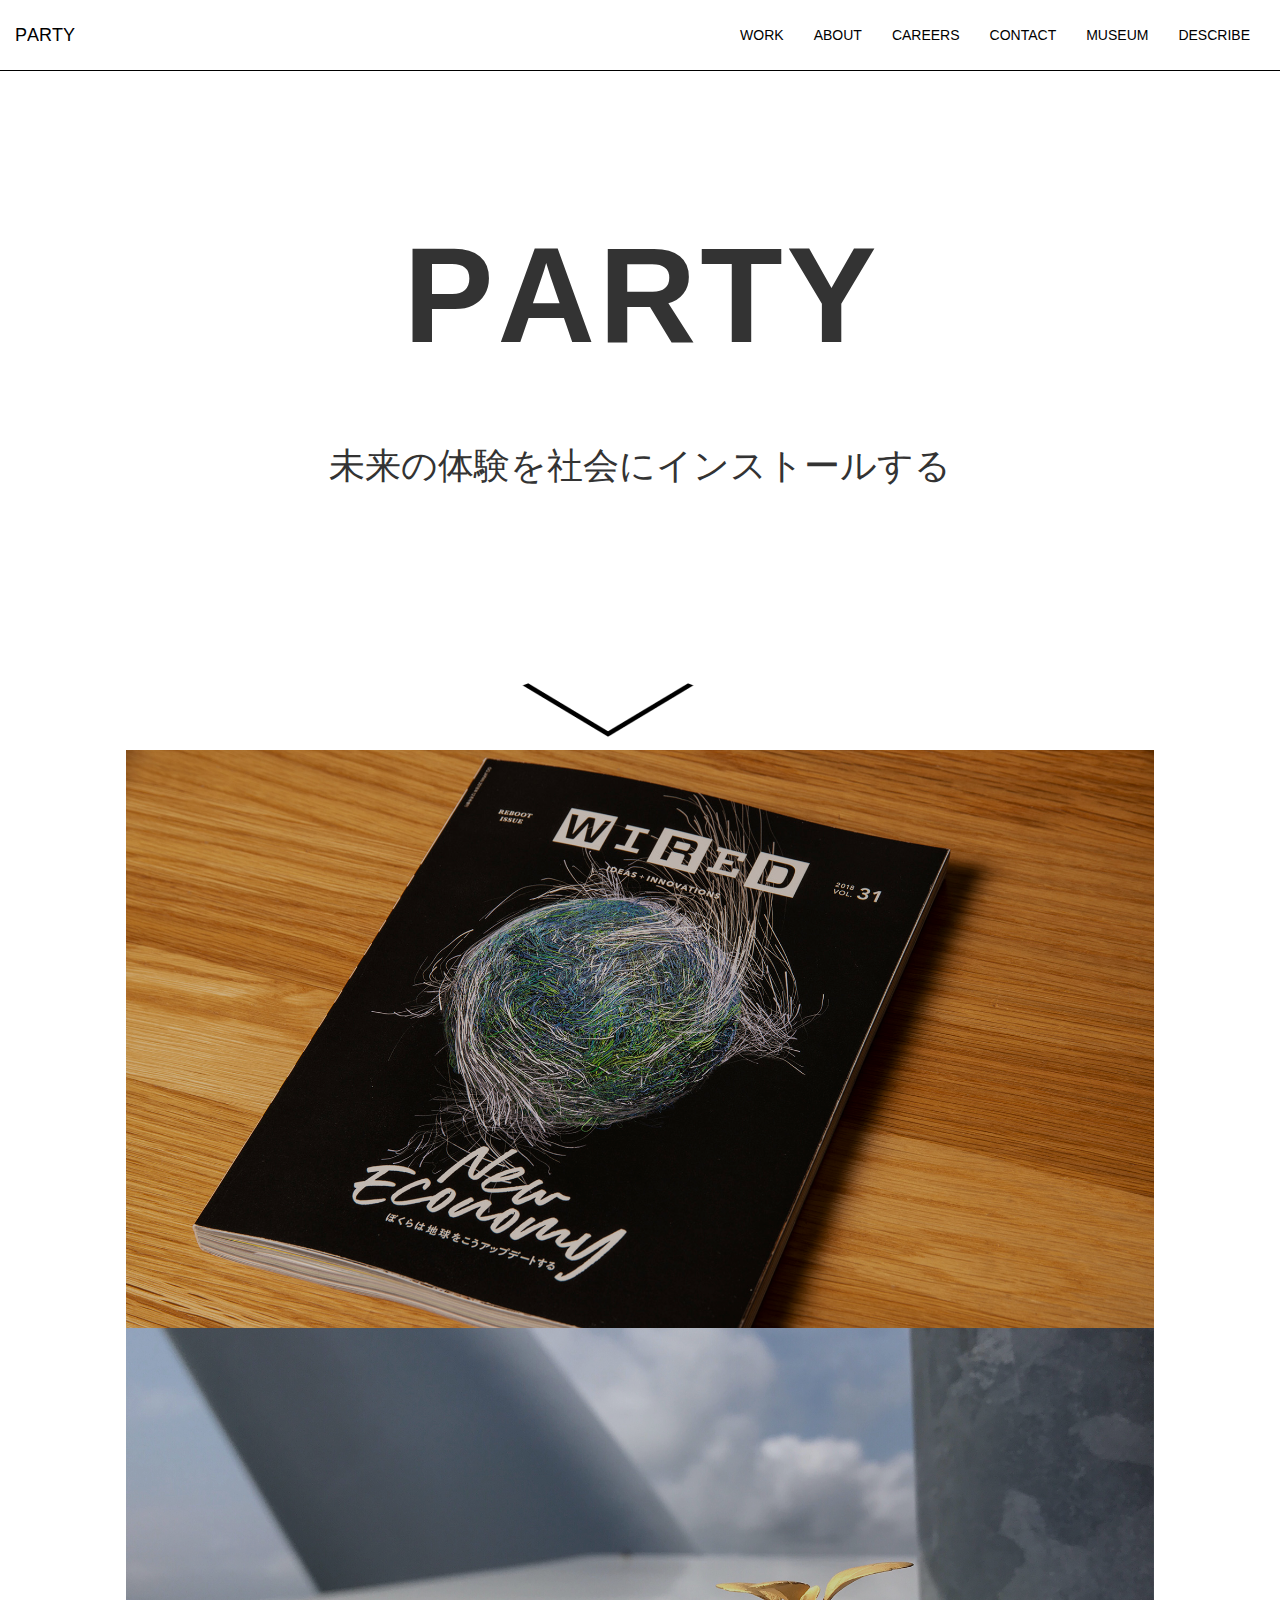
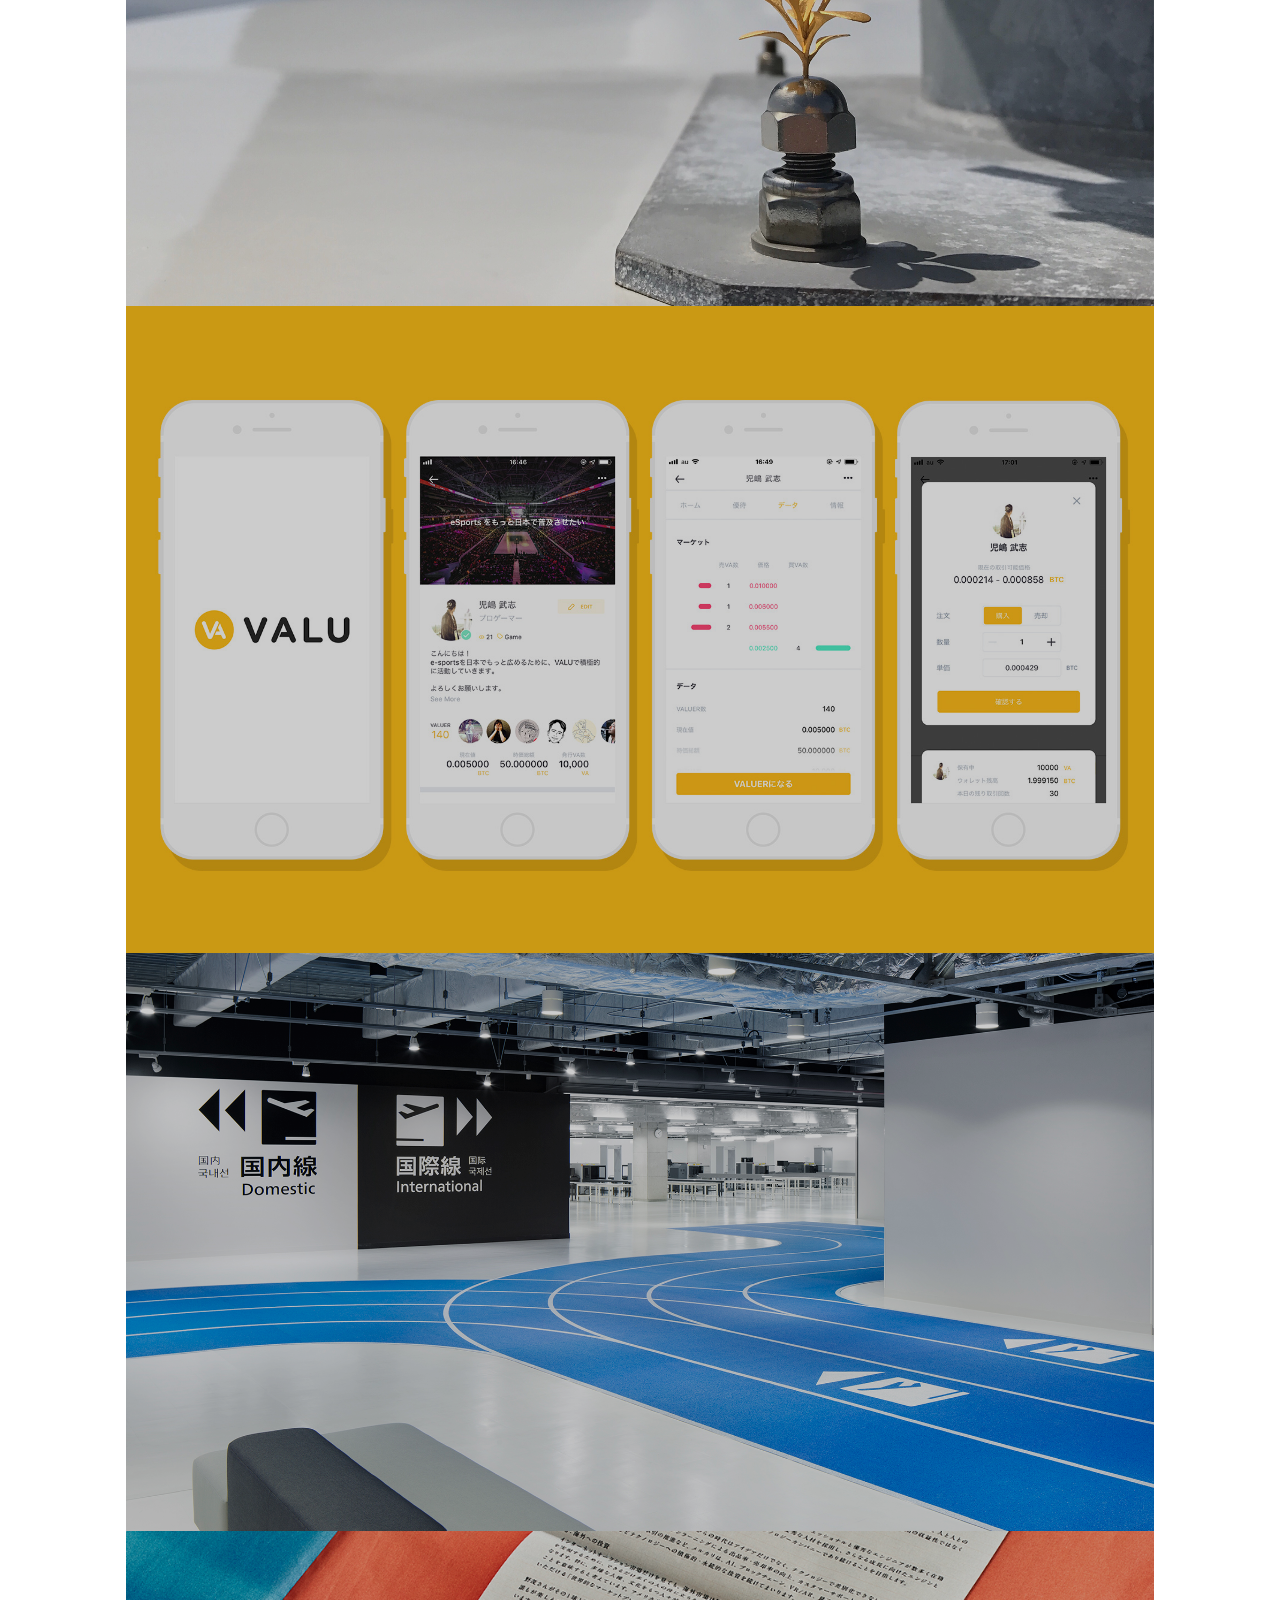
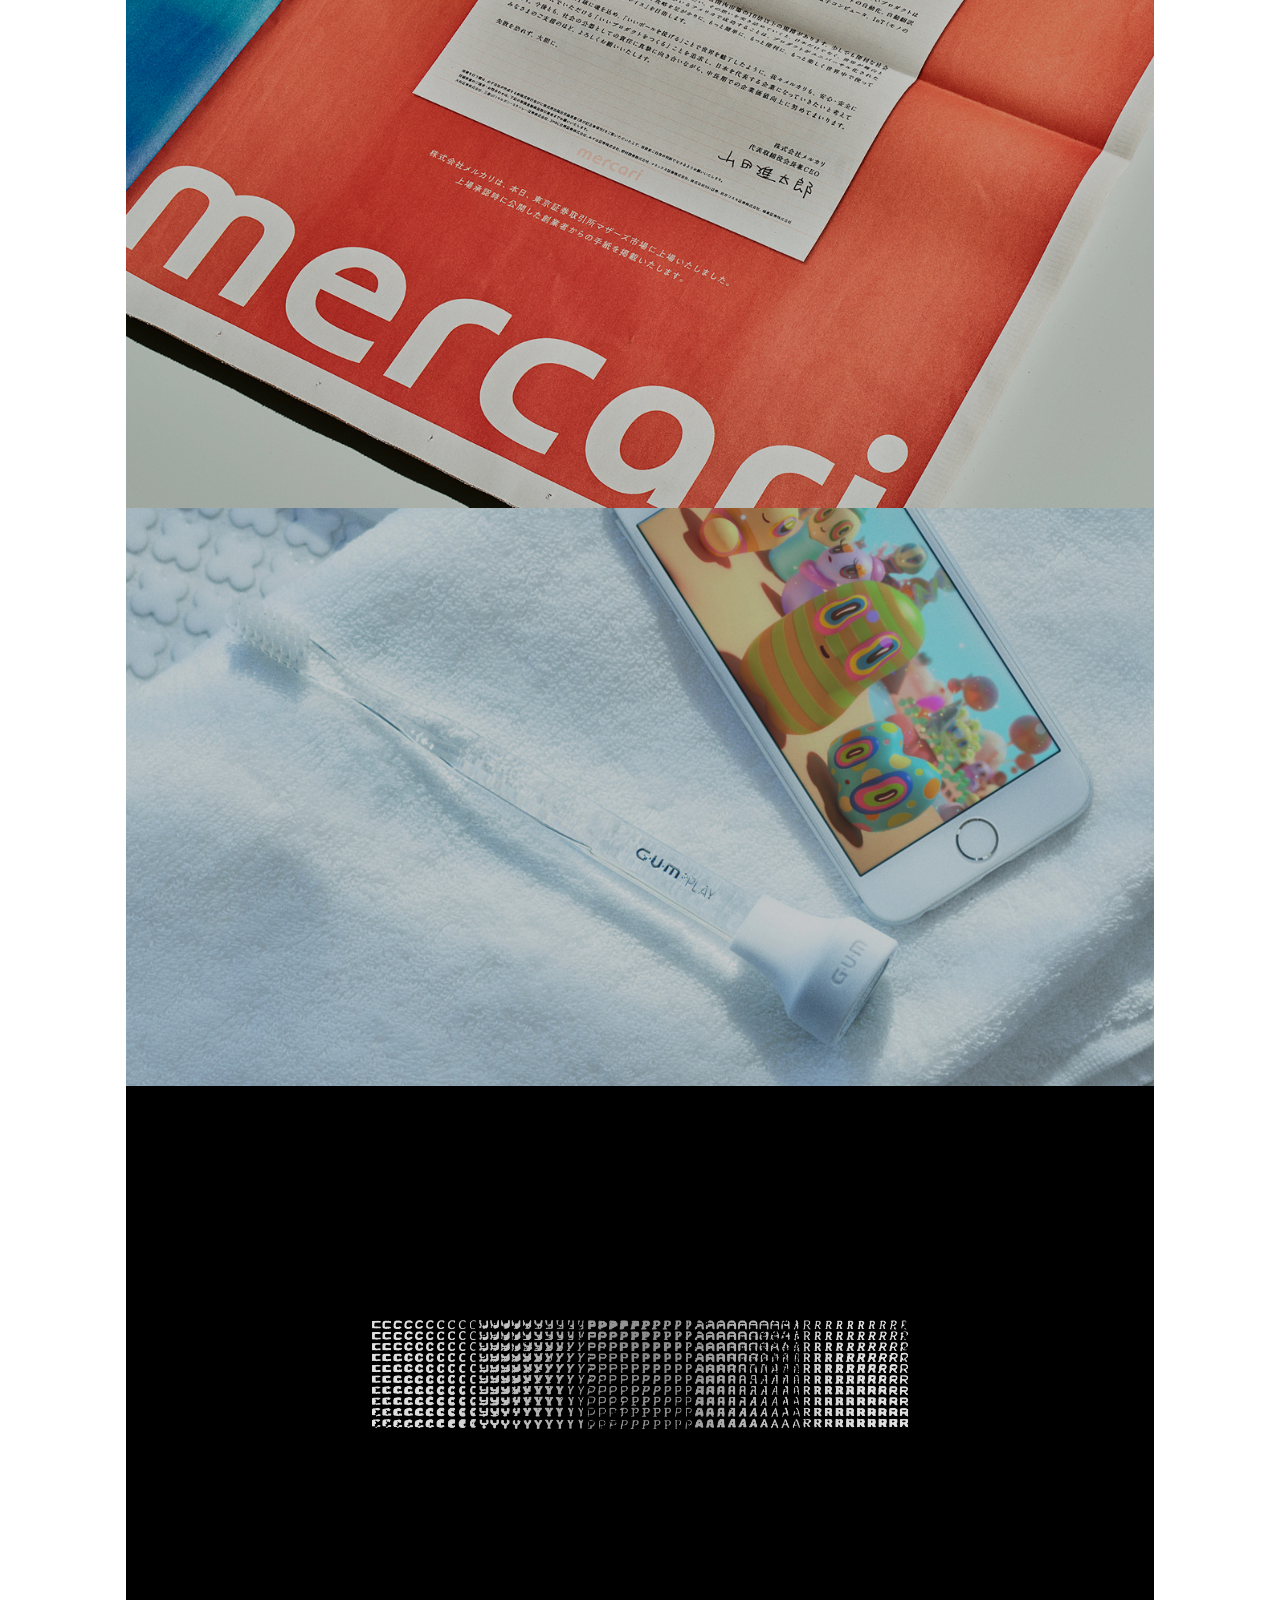
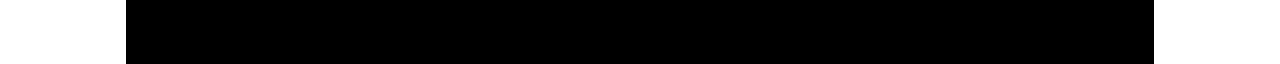
<file: index.html>
<!DOCTYPE html>
<html>
	<head>
		<meta charset="UTF-8">
		<meta name="viewport" content="width=device-width, initial-scale=1, maximum-scale=1, user-scalable=no">
		<title>party index</title>
		<link rel="stylesheet" href="css/bootstrap.css" />
		<link rel="stylesheet" type="text/css" href="css/index.css"/>
		<link rel="stylesheet" href="css/animate.min.css" />
		<script src="js/jquery.min.js" ></script>
		<script type="text/javascript" src="js/jquery.mousewheel.js" ></script>
		<script src="js/bootstrap.min.js" ></script>		
		<script type="text/javascript" src="js/careers.js" ></script>
		<script type="text/javascript" src="js/top.js" ></script>
		<script type="text/javascript" src="js/index.js" ></script>
		<script type="text/javascript" src="js/wow.min.js" ></script>
		
	</head>	
	<body>
				<!------------------导航栏---------------------->
		<nav class="navbar navbar-fixed-top one" id="headd">
  			<div class="container-fluid">
   			 <div class="navbar-header hea">
		    	<button type="button" class="navbar-toggle collapsed butt" data-toggle="collapse" data-target="#bs-example-navbar-collapse-1" aria-expanded="false">
		        <span class="sr-only">Toggle navigation</span>
		        <span class="icon-bar"></span>
		        <span class="icon-bar"></span>
		        <span class="icon-bar"></span>
		     </button>
    		  <nav class="navbar-brand">

    		  	<ul class="wrap">
    		  		<a href="index.html">
	  				<li class="p1">P</li>
	    		  	<li class="p2">A</li>
	    		  	<li class="p3">R</li>
	    		  	<li class="p4">T</li>
	    		  	<li class="p5">Y</li>
	    			</a>
    		  	</ul>
    		  </nav>  		
   	 		</div>

    <div class="collapse navbar-collapse dd" id="bs-example-navbar-collapse-1">
      <ul class="nav navbar-nav own">
         <li><a href="html/work.html">WORK</a></li>
       	 <li><a href="html/about.html">ABOUT</a></li>
       	 <li><a href="html/careers.html">CAREERS</a></li>
       	 <li><a href="#">CONTACT</a></li>
       	 <li><a href="html/museum.html">MUSEUM</a></li>
       	 <li><a href="html/describe.html">DESCRIBE</a></li>
      </ul>
    </div>
  </div>
</nav>
		
		<!-----------------动画 part---------->		
		<div class="screen1">
				<div class="row1">
						<span class="txt" id="p01">P</span>
						<span class="txt" id="p02">A</span>
						<span class="txt" id="p03">R</span>
						<span class="txt" id="p04">T</span>
						<span class="txt" id="p05">Y</span>
				</div>
			</div>

			<div class="screen2">
				<div class="row2">
				<span class="janpenes"> 未来の体験を社会にインストールする</span>
				</div>
			</div>
		
		<!-----------向下箭头-------------->
			<div class="screen3">
				<span class="imal">
					<img src="img/putdown.png" />
				</span>
			</div>
			
			
			
			
			<!---------1--------图片翻转动画----------------->
			<section class="c">
				<div class="row imgrow">
					<div class="imgcontainer">
						<div class="imgcontain1">
							<img class="rotates" src="img/index/01.jpg" />
						</div>
						<div class="designex">
							<p class="experience">
								DESIGNING EXPERIENCE</p>
							<p class="for col-xs-12">FOR <strong>MAGAZINE</strong></p>
								<div class="scrool col-xs-3 col-md-2 anim-scroll fadeInUp2" data-wow-duration="1s" style="visibility: visible; animation-duration: 1s;">CASE STUDY</div>
						</div>											
					</div>
				</div>
				
				
			<!------------2--------图片翻转动画----------------->				
				<div class="row imgrow">
					<div class="imgcontainer">
						<div class="imgcontain2">
							<img class="rotates" src="img/index/02.jpg" />
						</div>
						<div class="designex">
							<p class="experience2">DESIGNING EXPERIENCE</p>
							<p class="for2 col-xs-12">FOR <strong>ART</strong></p>							
							<div class="scrool2 col-xs-3 col-md-2">
								CASE STUDY
							</div>
						</div>												
					</div>	
				</div>
				
			<!---------------------------3--------图片翻转动画----------------->				
				<div class="row imgrow">
					<div class="imgcontainer">
						<div class="imgcontain3">
							<img class="rotates" src="img/index/03.jpg" />
						</div>
						<div class="designex">
							<p class="experience3">DESIGNING EXPERIENCE</p>
							<p class="for3 col-xs-12">FOR <strong>PLATFORM</strong></p>
							<div class="scrool3 col-xs-3 col-md-2">
								CASE STUDY
							</div>
						</div>						
						
					</div>	
				</div>
				
				
			<!---------------4--------图片翻转动画----------------->
				<div class="row imgrow">
					<div class="imgcontainer">
						<div class="imgcontain4">
							<img class="rotates" src="img/index/04.jpg" />
						</div>
						<div class="designex">
							<p class="experience4">DESIGNING EXPERIENCE</p>
							<p class="for4 col-xs-12">FOR <strong>INSTALLATION</strong></p>								
							<div class="scrool4 col-xs-3 col-md-2">
								CASE STUDY
							</div>
						</div>						
						
					</div>	
				</div>
				
				
			<!---------5--------图片翻转动画----------------->			
				<div class="row imgrow">
					<div class="imgcontainer">
						<div class="imgcontain5">
							<img class="rotates" src="img/index/05.jpg" />
						</div>
						<div class="designex">
							<p class="experience5">DESIGNING EXPERIENCE</p>
							<p class="for5 col-xs-12">FOR <strong>SPACE</strong></p>
							<div class="scrool5 col-xs-3 col-md-2">
								CASE STUDY
							</div>
						</div>						

					</div>	
				</div>
				
				
			<!---------------6---------------图片翻转动画----------------->			
				<div class="row imgrow">
					<div class="imgcontainer">
						<div class="imgcontain6">
							<img class="rotates" src="img/index/06.jpg" />
						</div>
						<div class="designex">
							<p class="experience6">DESIGNING EXPERIENCE</p>
							<p class="for6 col-xs-12">FOR <strong>BRANDING</strong></p>
							<div class="scrool6 col-xs-3 col-md-2">
								CASE STUDY
							</div>
						</div>						
					</div>	
				</div>
				
				
			<!--------------7--------图片翻转动画------------------------>
				<div class="row imgrow">
					<div class="imgcontainer">
						<div class="imgcontain7">
							<img class="rotates" src="img/index/07.jpg" />
						</div>
						<div class="designex">
							<p class="experience7">DESIGNING EXPERIENCE</p>
							<p class="for7 col-xs-12">FOR <strong>PRODUCT</strong></p>
							<div class="scrool7 col-xs-3 col-md-2">
								CASE STUDY
							</div>
						</div>												
					</div>	
				</div>
				
				
			<!--------------8--------图片翻转动画------------------------>
				<div class="row imgrow">
					<div class="imgcontainer">
						<div class="imgcontain8">
							<img class="rotates" src="img/index/08.jpg" />
						</div>
						<div class="designex">
							<p class="experience8">DESIGNING EXPERIENCE</p>
							<p class="for8 col-xs-12">FOR <strong>AI&CREATORS</strong></p>								
							<div class="scrool8 col-xs-3 col-md-2">
								CASE STUDY
							</div>
						</div>						
					</div>	
				</div>
				
				
			<!-----------------------底部-------------------------->				
		<footer>	
			<div class="bot">
				<div class="row7">
						<div class="three col-xs-4 col-md-4">
							<div id="two">
								<div id="title">
									<h6 style="margin: 0; padding: 0;">CONTACT</h6>
								</div>
								<div id="text">
									NEW BUSINESS,<br />
									CAREER AND<br />
									<p>MEDIA INQUIRIES</p>
									<p style="cursor: pointer;">INFO@PRTY.JP</p>
								</div>
							</div>
							<div class="social">
								<div id="title">
								<h6 style="margin: 0; padding: 0;">SOCIAL</h6>
								</div>
								<div class="icons">
									<img src="img/tuite1.png" style="width: 30px; height: 30px; background-color: #E3E3E3;"/>
									<img src="img/Facebook.png" style="width: 30px; height: 30px;background-color: #E3E3E3;"/>
									<img src="img/img/instagram.png" style="width: 30px; height: 30px;background-color: #E3E3E3;"/>
								</div>
							</div>					
						</div>
						
						
						<div id="offices" class="box  col-xs-10 col-md-10">
							<h6 style="margin: 0; padding: 0;">OFFICES</h6>
						</div>
						
						<div id="tokyo" class="box  col-xs-10 col-md-10">
							<h6 style="margin: 0; padding: 0;">TOKEY</h6>
							<br />
							Mode Cosmos 3F<br />
							28-10 Sarugaku-cho<br />
							Shibuya-ku, Tokyo<br />
							150-0033 JAPAN</p>
						</div>
						
						<div id="kamakua" class="box col-xs-5 col-md-5">
							<h6 style="margin: 0; padding: 0;">KAMAKURA</h6>
							<br />
							Houjo-sanchi<br />
							3-8-7 Komachi<br />
							Kamakura-shi, Kanagawa<br />
							248-0006 JAPAN<br />
						</div>
						
						<div id="return" class="box col-xs-9 col-md-1">
							<img src="img/up.png" id="returntop" style="width: 78px; height: 70px;margin: 0; padding: 0; cursor: pointer;"/>
							<br />Bcak to Top
						</div>
					</div>
				</div>		
			</footer>					
				
				
				
			</section>
			
			
			


	</body>

</html>
</file>
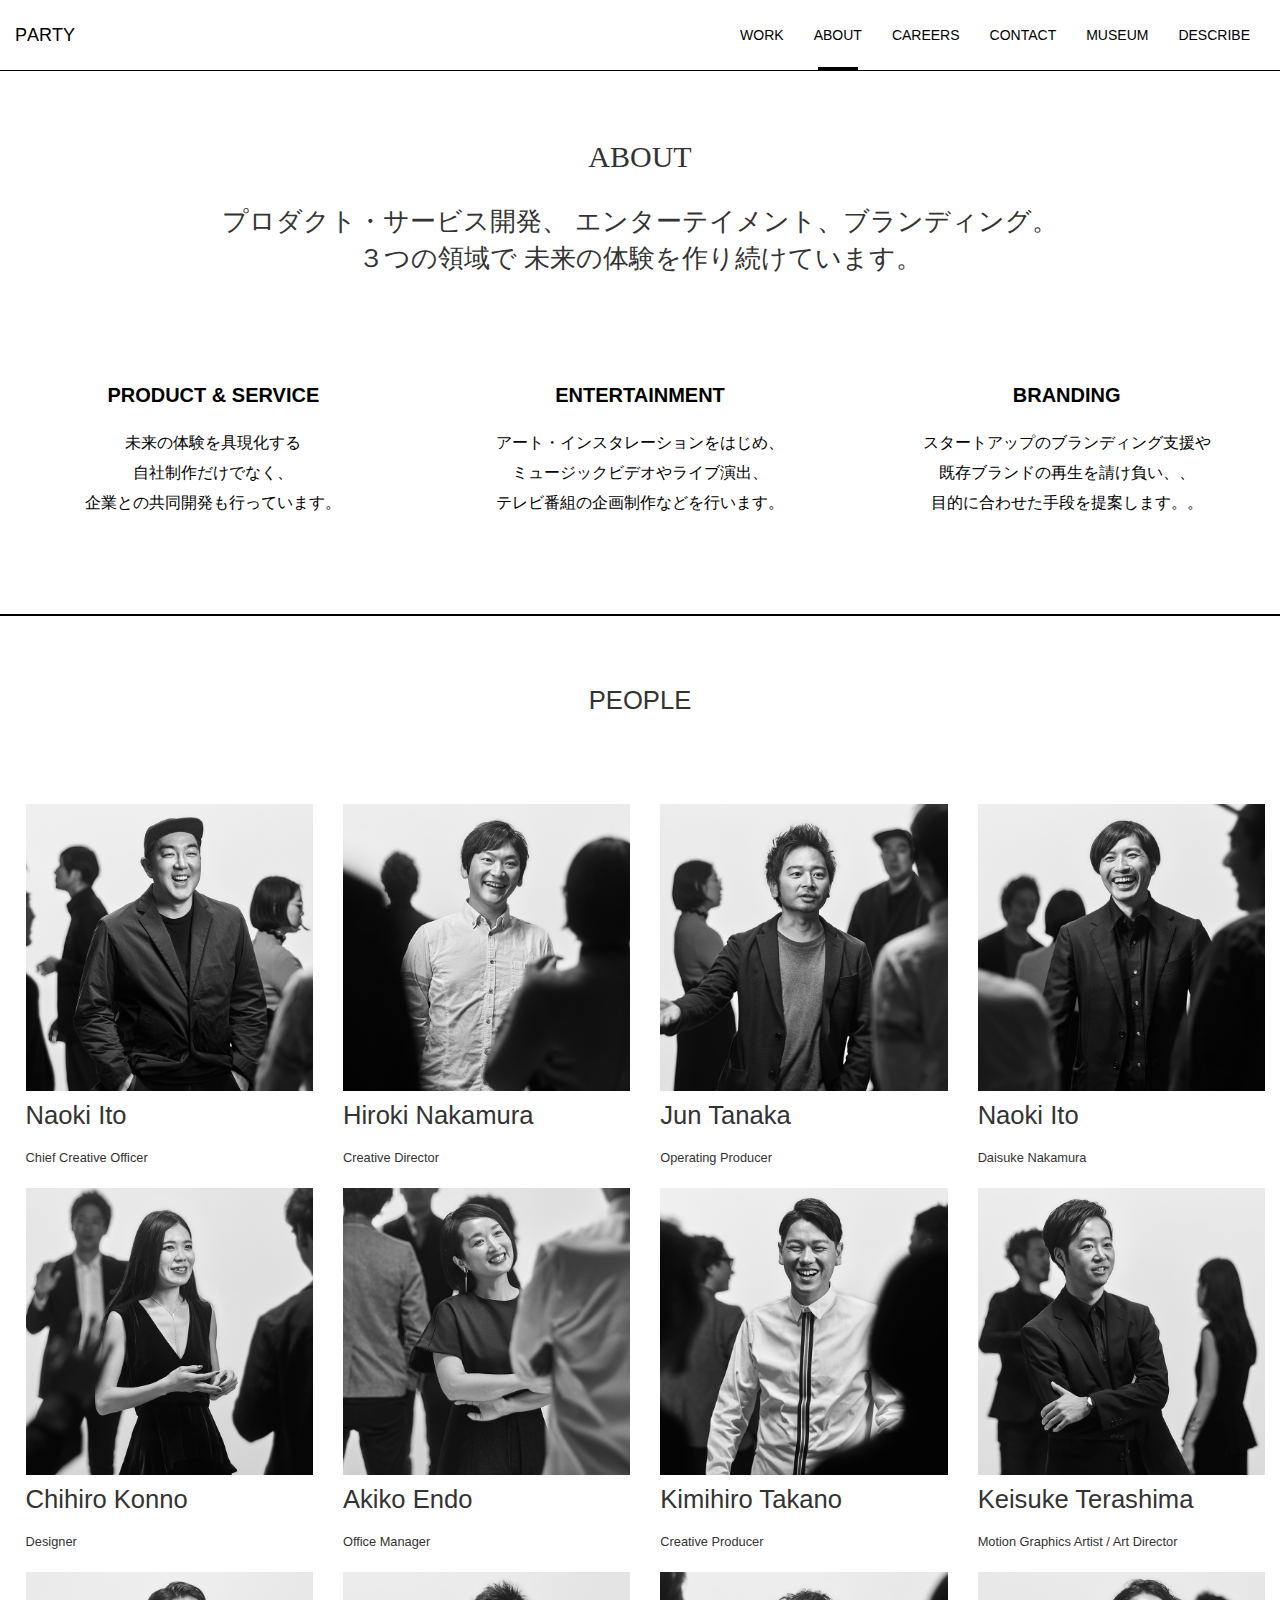
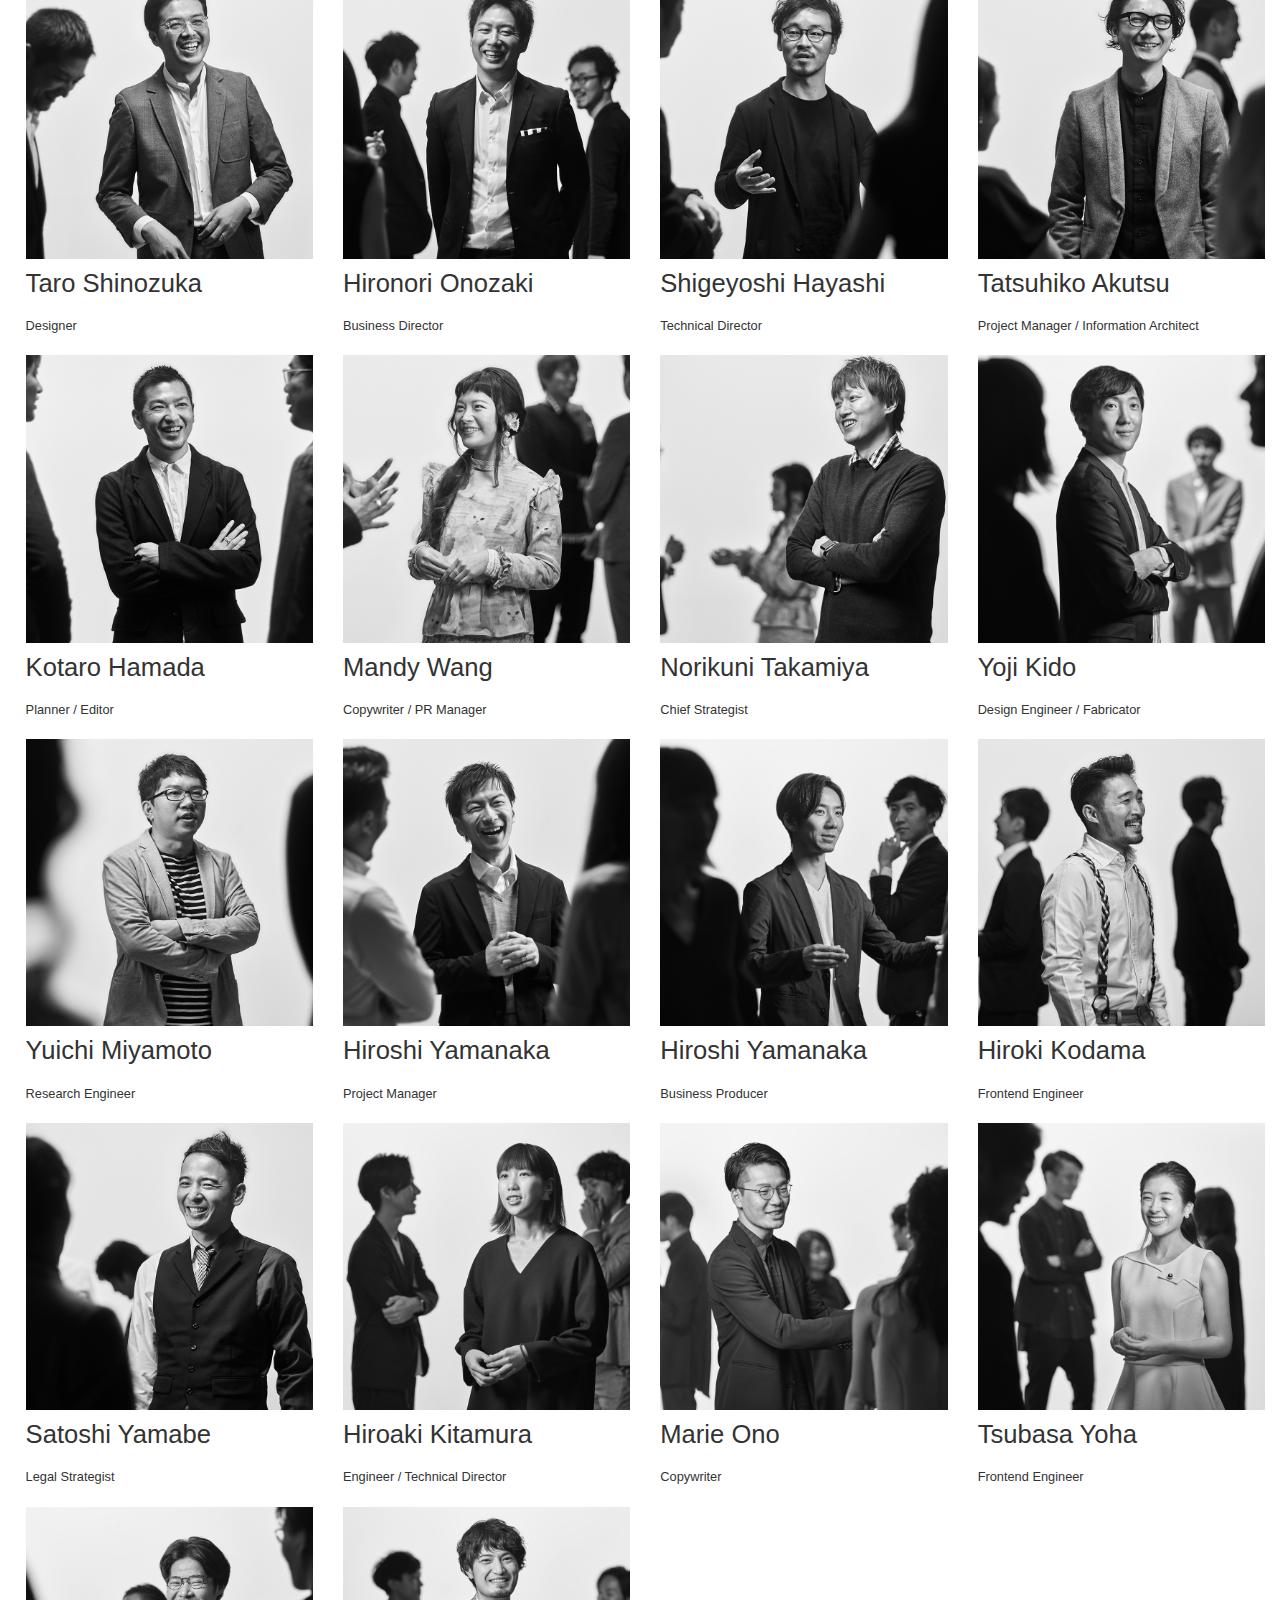
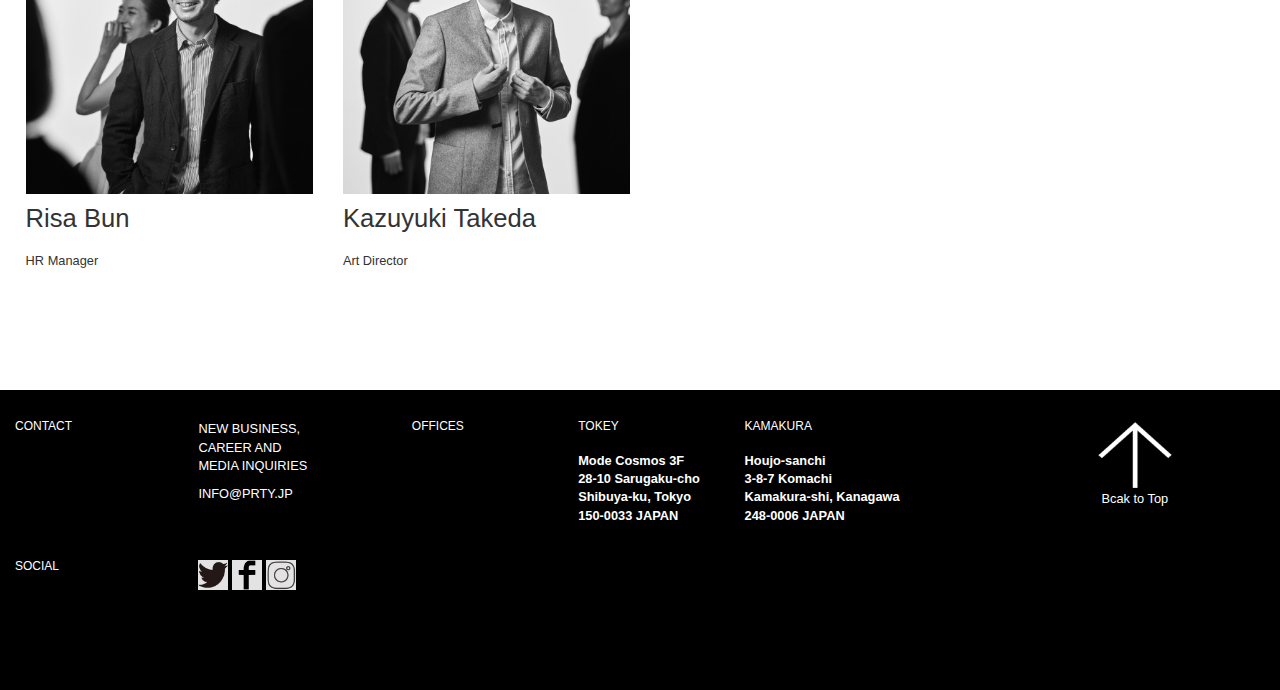
<file: html/about.html>
<!DOCTYPE html>
<html>
	<head>
		<meta charset="UTF-8">
		<meta name="viewport" content="width=device-width, initial-scale=1, maximum-scale=1, user-scalable=no">
		<title>about</title>
		<link rel="stylesheet" type="text/css" href="../css/about.css"/>
		<link rel="stylesheet" href="../css/bootstrap.css" />
		<script src="../js/jquery.min.js" ></script>
		<script src="../js/bootstrap.min.js" ></script>		
		<script type="text/javascript" src="../js/careers.js" ></script>
		<script type="text/javascript" src="../js/top.js" ></script>
		<script type="text/javascript" src="../js/jquery.mousewheel.js" ></script>
	</head>
	<body>		
				<!------------------导航栏---------------------->
		<nav class="navbar navbar-fixed-top one" id="headd">
  			<div class="container-fluid">
   			 <div class="navbar-header hea">
		    	<button type="button" class="navbar-toggle collapsed butt" data-toggle="collapse" data-target="#bs-example-navbar-collapse-1" aria-expanded="false">
		        <span class="sr-only">Toggle navigation</span>
		        <span class="icon-bar"></span>
		        <span class="icon-bar"></span>
		        <span class="icon-bar"></span>
		     </button>
    		  <a class="navbar-brand" href="../index.html">
    		  	<ul class="wrap">
	  				<li class="p1">P</li>
	    		  	<li class="p2">A</li>
	    		  	<li class="p3">R</li>
	    		  	<li class="p4">T</li>
	    		  	<li class="p5">Y</li>	
    		  	</ul>
    		  </a>  		
   	 		</div>

    <div class="collapse navbar-collapse dd" id="bs-example-navbar-collapse-1">
      <ul class="nav navbar-nav own">
         <li><a href="work.html">WORK</a></li>
       	 <li class="bb"><a href="about.html">ABOUT</a></li>
       	 <li><a href="careers.html">CAREERS</a></li>
       	 <li><a href="#">CONTACT</a></li>
       	 <li><a href="museum.html">MUSEUM</a></li>
       	 <li><a href="describe.html">DESCRIBE</a></li>
      </ul>
    </div>
  </div>
</nav>
		
	                         	<!-------------中间代码-------------->
	    <div class="container-body container">
		    	<h2 class="abtitle">ABOUT</h2>			    	
		    	<div class="text-container">
		    		<div class="row">
			    		<div class="japan col-sm-5 col-md-12">
			    			<!--<br />-->
			    			プロダクト・サービス開発、
			    			エンターテイメント、ブランディング。
			    			<br />
			    			３つの領域で 未来の体験を作り続けています。
			    		</div>
		    		</div>
		    	</div>
			    				    	
			    <div class="bussines">
			    	<div class="row">
				    	<div class="col-sm-6 col-md-4 all">
				    		<a href="#" class="bussiness_item ">
				    			<div class="bussiness_name">
				    				PRODUCT & SERVICE
				    			</div>
				    			<div class="bussiness_descript">
				    				未来の体験を具現化する
				    				<br />
				    				自社制作だけでなく、
				    				<br />
				    				企業との共同開発も行っています。
				    			</div>
				    		</a>
				    	</div>
			    	
				    	<div class="col-sm-6 col-md-4 all">
				    		<a href="#" class="bussiness_item ">
				    			<div class="bussiness_name">
				    				ENTERTAINMENT
				    			</div>
				    			<div class="bussiness_descript">
				    				アート・インスタレーションをはじめ、
				    				<br />
				    				ミュージックビデオやライブ演出、
				    				<br />
				    				テレビ番組の企画制作などを行います。
				    			</div>
				    		</a>
				    	</div>
			    	
				    	<div class="col-sm-6 col-md-4 all">
				    		<a href="#" class="bussiness_item ">
				    			<div class="bussiness_name">
				    				BRANDING
				    			</div>
				    			<div class="bussiness_descript">
				    				スタートアップのブランディング支援や
				    				<br />
				    				既存ブランドの再生を請け負い、、
				    				<br />
				    				目的に合わせた手段を提案します。。
				    			</div>
				    		</a>
				    	</div>	
			    	</div>
			    </div>
		    </div>	
		    
			<!-------------栅格部分--------->
			<hr style="border: solid 0.5px black;" />
		    
 			<h1 class="peo">PEOPLE</h1>	    	    

    	    <div id="pholist"></div>
    	    
		    <!-------------底部代码--------------->
		<!-----------------------底部导航-------------------------->
			
			<div class="bot">
				<div class="row7">
						<div class="three col-xs-1 col-md-8">
							<div id="two">
								<div id="title">
									<h6 style="margin: 0; padding: 0;">CONTACT</h6>
								</div>
								<div id="text">
									NEW BUSINESS,<br />
									CAREER AND<br />
									<p>MEDIA INQUIRIES</p>
									<p style="cursor: pointer;">INFO@PRTY.JP</p>
								</div>
							</div>
							<div class="social">
								<div id="title">
								<h6 style="margin: 0; padding: 0;">SOCIAL</h6>
								</div>
								<div class="icons">
									<img src="../img/img/tuite1.png" style="width: 30px; height: 30px; background-color: #E3E3E3;"/>
									<img src="../img/Facebook.png" style="width: 30px; height: 30px;background-color: #E3E3E3;"/>
									<img src="../img/instagram.png" style="width: 30px; height: 30px;background-color: #E3E3E3;"/>
								</div>
							</div>					
						</div>
						
						
						<div id="offices" class="box  col-xs-10 col-md-10">
							<h6 style="margin: 0; padding: 0;">OFFICES</h6>
						</div>
						
						<div id="tokyo" class="box  col-xs-10 col-md-10">
							<h6 style="margin: 0; padding: 0;">TOKEY</h6>
							<br />
							Mode Cosmos 3F<br />
							28-10 Sarugaku-cho<br />
							Shibuya-ku, Tokyo<br />
							150-0033 JAPAN</p>
						</div>
						
						<div id="kamakua" class="box col-xs-5 col-md-10">
							<h6 style="margin: 0; padding: 0;">KAMAKURA</h6>
							<br />
							Houjo-sanchi<br />
							3-8-7 Komachi<br />
							Kamakura-shi, Kanagawa<br />
							248-0006 JAPAN<br />
						</div>
						
						<div id="return" class="box col-xs-9 col-md-1">
							<img src="../img/img/up.png" id="returntop" style="width: 78px; height: 70px;margin: 0; padding: 0; cursor: pointer;"/>
							<br />Bcak to Top
						</div>
				</div>
		</div>
			    		    

	    
		<script>
			$('#pholist').load("photoList.html");
		</script>	
	</body>
</html>
</file>
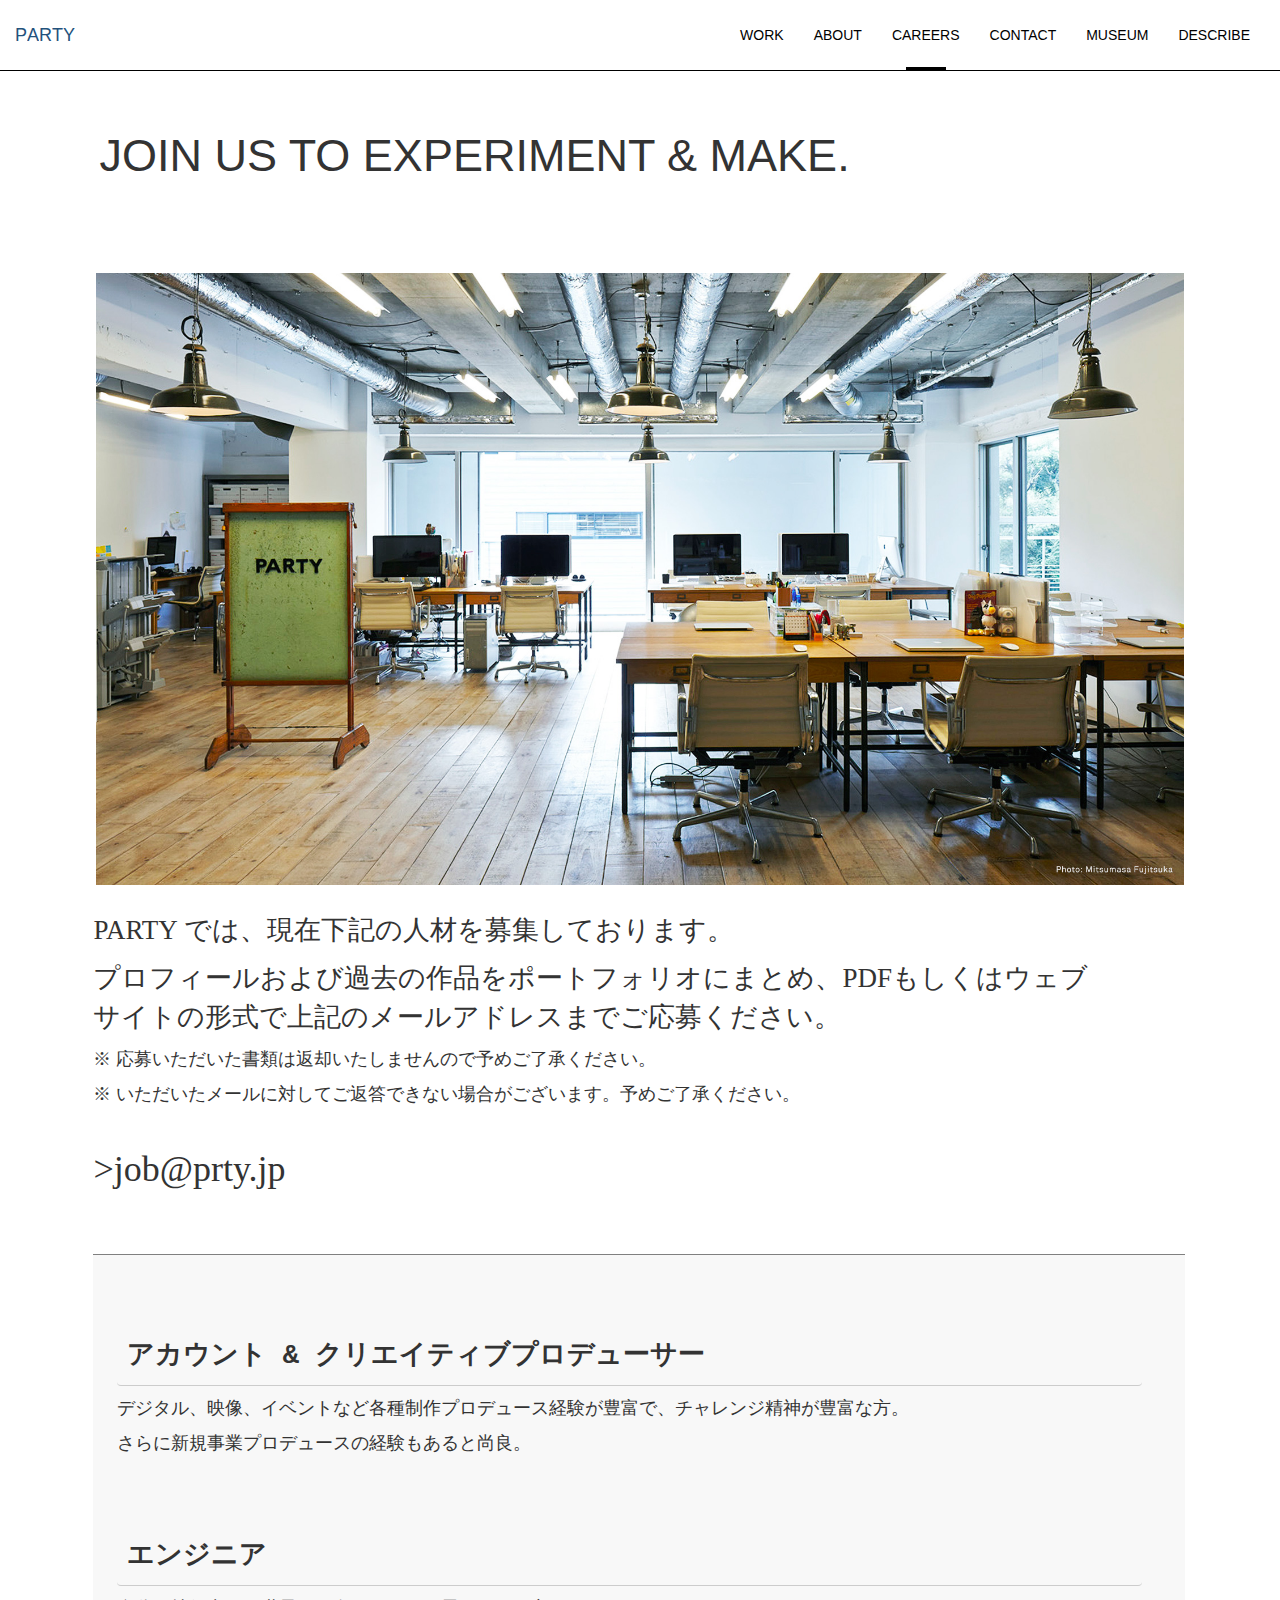
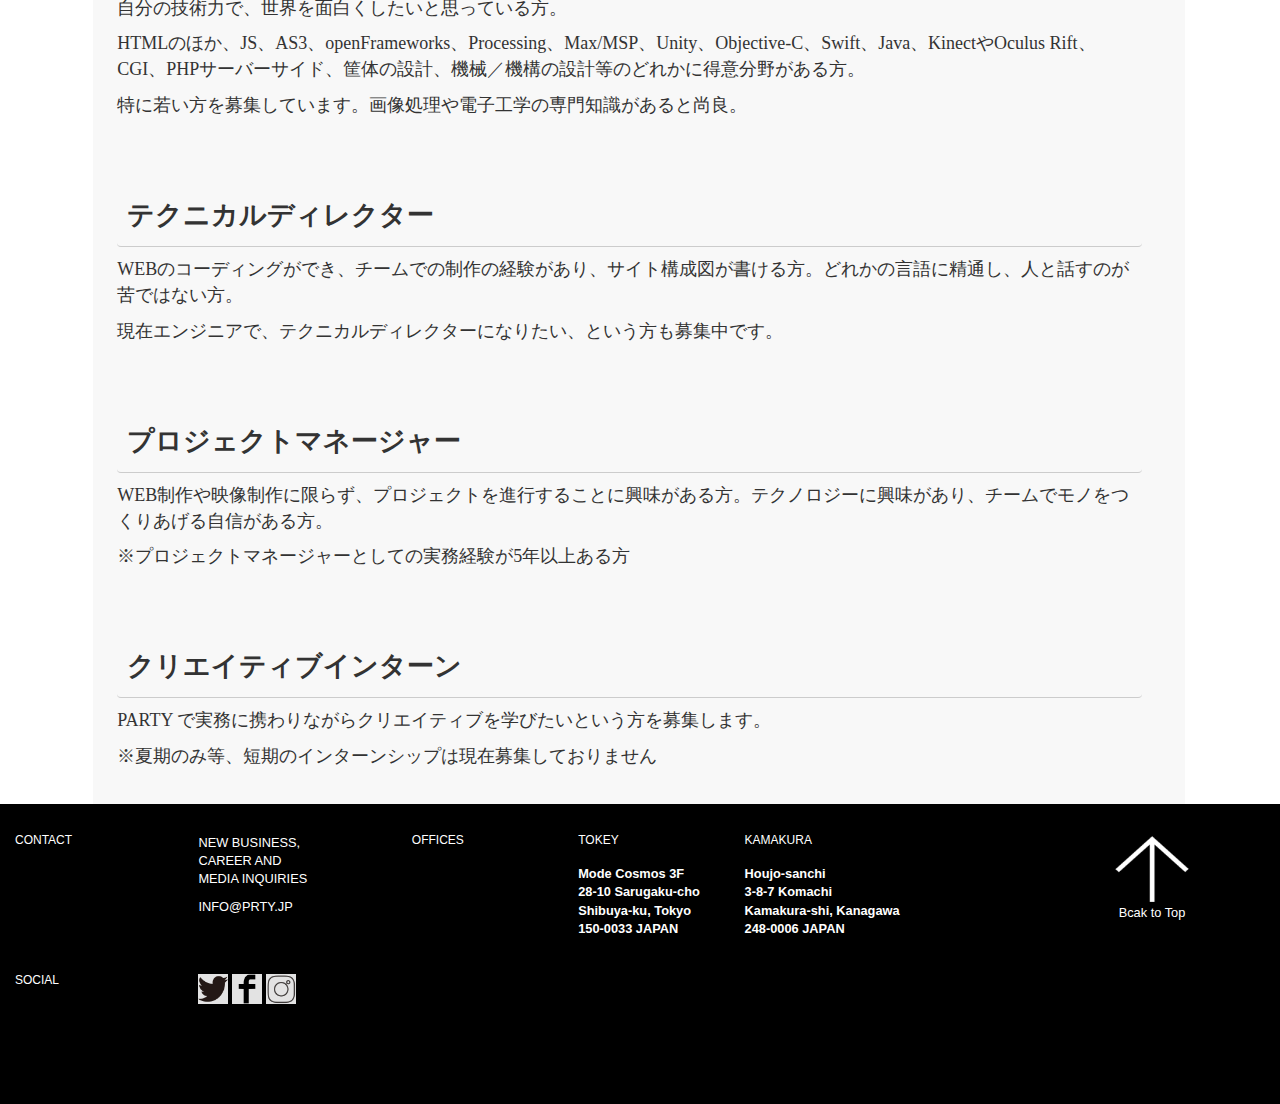
<file: html/careers.html>
<!DOCTYPE html>
<html>
	<head>
		<meta charset="UTF-8">
		<meta name="viewport" content="width=device-width, initial-scale=1, maximum-scale=1, user-scalable=no">
		<title>party careers</title>
		<link rel="stylesheet" type="text/css" href="../css/bootstrap.css"/>
		<link rel="stylesheet" type="text/css" href="../css/careers.css"/>
		<script src="../js/jquery.min.js" ></script>
		<script src="../js/bootstrap.js"></script>
		<script type="text/javascript" src="../js/careers.js" ></script>
		<script type="text/javascript" src="../js/jquery.mousewheel.js"></script>
		<script type="text/javascript" src="../js/top.js" ></script>
	</head>
	<body>
				<!------------------导航栏---------------------->
		<nav class="navbar navbar-fixed-top one" id="headd">
  			<div class="container-fluid">
   			 <div class="navbar-header hea">
		    	<button type="button" class="navbar-toggle collapsed butt" data-toggle="collapse" data-target="#bs-example-navbar-collapse-1" aria-expanded="false">
		        <span class="sr-only">Toggle navigation</span>
		        <span class="icon-bar"></span>
		        <span class="icon-bar"></span>
		        <span class="icon-bar"></span>
		     </button>
    		  <a class="navbar-brand" href="../index.html">
    		  	<ul class="wrap">
	  				<li class="p1">P</li>
	    		  	<li class="p2">A</li>
	    		  	<li class="p3">R</li>
	    		  	<li class="p4">T</li>
	    		  	<li class="p5">Y</li>	
    		  	</ul>
    		  </a>
    		
   	 		</div>

    <div class="collapse navbar-collapse dd" id="bs-example-navbar-collapse-1">
      <ul class="nav navbar-nav own">
         <li><a href="work.html">WORK</a></li>
       	 <li><a href="about.html">ABOUT</a></li>
       	 <li class="bb"><a href="careers.html">CAREERS</a></li>
       	 <li><a href="#">CONTACT</a></li>
       	 <li><a href="museum.html">MUSEUM</a></li>
       	 <li><a href="describe.html">DESCRIBE</a></li>
      </ul>
    </div>
  </div>
</nav>
		
	
		<!----------------------动画-------------------------->
		
		<div class="screen2 c">
			<div class="row2 col-xs-10 col-md-8">
				<div class="des">
					<span class="janpenes">
						JOIN US TO EXPERIMENT & MAKE.
					</span>
				</div>
			</div>
		</div>
		
		<!------------------图片动画-------------------->
		<div class="imglist">
				<div class="row3">
					<div class="imgcontainer">
						<div class="imgcontain">
							<img class="rotates rotatesimg" src="../img/c01.jpg" style="opacity: 1;"/>
						</div>
					</div>
				</div>
			</div>
			
			<!--------------白色部分文字描述--------------->
			
			<div class="descripe">
				<div class="row4">
					<div class="japan2">
						<p>PARTY では、現在下記の人材を募集しております。</p>
						<p>プロフィールおよび過去の作品をポートフォリオにまとめ、PDFもしくはウェブサイトの形式で上記のメールアドレスまでご応募ください。</p>
					</div>
				</div>
			</div>
			
			<div class="descripe2">
				<div class="row5">
					<div class="japan3">
						<p>※ 応募いただいた書類は返却いたしませんので予めご了承ください。</p>
						<p>※ いただいたメールに対してご返答できない場合がございます。予めご了承ください。</p>
						<br />
						<p class="little">>job@prty.jp</p>
					</div>
				</div>
			</div>
			
			<!--------------------灰色部分--------------------->
				<div class="descripe3">
					<div class="row6">
						<div class="japan4">
							<!--<div class="graylist">-->
							<pre><strong>アカウント & クリエイティブプロデューサー</strong></pre>
							<p>デジタル、映像、イベントなど各種制作プロデュース経験が豊富で、チャレンジ精神が豊富な方。</p>
							<p>さらに新規事業プロデュースの経験もあると尚良。</p>
							
							<pre><strong>エンジニア</strong></pre>
							<p>自分の技術力で、世界を面白くしたいと思っている方。</p>
							<p>HTMLのほか、JS、AS3、openFrameworks、Processing、Max/MSP、Unity、Objective-C、Swift、Java、KinectやOculus Rift、CGI、PHPサーバーサイド、筐体の設計、機械／機構の設計等のどれかに得意分野がある方。
							</p>
							<p>特に若い方を募集しています。画像処理や電子工学の専門知識があると尚良。</p>
							
							<pre><strong>テクニカルディレクター</strong></pre>
							<p>WEBのコーディングができ、チームでの制作の経験があり、サイト構成図が書ける方。どれかの言語に精通し、人と話すのが苦ではない方。</p>
							<p>現在エンジニアで、テクニカルディレクターになりたい、という方も募集中です。</p>
							
							<pre><strong>プロジェクトマネージャー</strong></pre>
							<p>WEB制作や映像制作に限らず、プロジェクトを進行することに興味がある方。テクノロジーに興味があり、チームでモノをつくりあげる自信がある方。</p>
							<p>※プロジェクトマネージャーとしての実務経験が5年以上ある方</p>
							
							<pre><strong>クリエイティブインターン</strong></pre>
							<p>PARTY で実務に携わりながらクリエイティブを学びたいという方を募集します。</p>
							<p>※夏期のみ等、短期のインターンシップは現在募集しておりません</p>
							</div>
					</div>
			</div>
			
			<!-----------------------底部导航-------------------------->
			
			<div class="bot">
				<div class="row7">
						<div class="three col-xs-1 col-md-8">
							<div id="two">
								<div id="title">
									<h6 style="margin: 0; padding: 0;">CONTACT</h6>
								</div>
								<div id="text">
									NEW BUSINESS,<br />
									CAREER AND<br />
									<p>MEDIA INQUIRIES</p>
									<p style="cursor: pointer;">INFO@PRTY.JP</p>
								</div>
							</div>
							<div class="social">
								<div id="title">
								<h6 style="margin: 0; padding: 0;">SOCIAL</h6>
								</div>
								<div class="icons">
									<img src="../img/img/tuite1.png" style="width: 30px; height: 30px; background-color: #E3E3E3;"/>
									<img src="../img/Facebook.png" style="width: 30px; height: 30px;background-color: #E3E3E3;"/>
									<img src="../img/instagram.png" style="width: 30px; height: 30px;background-color: #E3E3E3;"/>
								</div>
							</div>					
						</div>
						
						
						<div id="offices" class="box  col-xs-10 col-md-10">
							<h6 style="margin: 0; padding: 0;">OFFICES</h6>
						</div>
						
						<div id="tokyo" class="box  col-xs-10 col-md-10">
							<h6 style="margin: 0; padding: 0;">TOKEY</h6>
							<br />
							Mode Cosmos 3F<br />
							28-10 Sarugaku-cho<br />
							Shibuya-ku, Tokyo<br />
							150-0033 JAPAN</p>
						</div>
						
						<div id="kamakua" class="box col-xs-5 col-md-10">
							<h6 style="margin: 0; padding: 0;">KAMAKURA</h6>
							<br />
							Houjo-sanchi<br />
							3-8-7 Komachi<br />
							Kamakura-shi, Kanagawa<br />
							248-0006 JAPAN<br />
						</div>
						
						<div id="return" class="box col-xs-9 col-md-1">
							<img src="../img/img/up.png" id="returntop" style="width: 78px; height: 70px;margin: 0; padding: 0; cursor: pointer;"/>
							<br />Bcak to Top
						</div>
				</div>
		</div>
	</body>
	
</html>
</file>
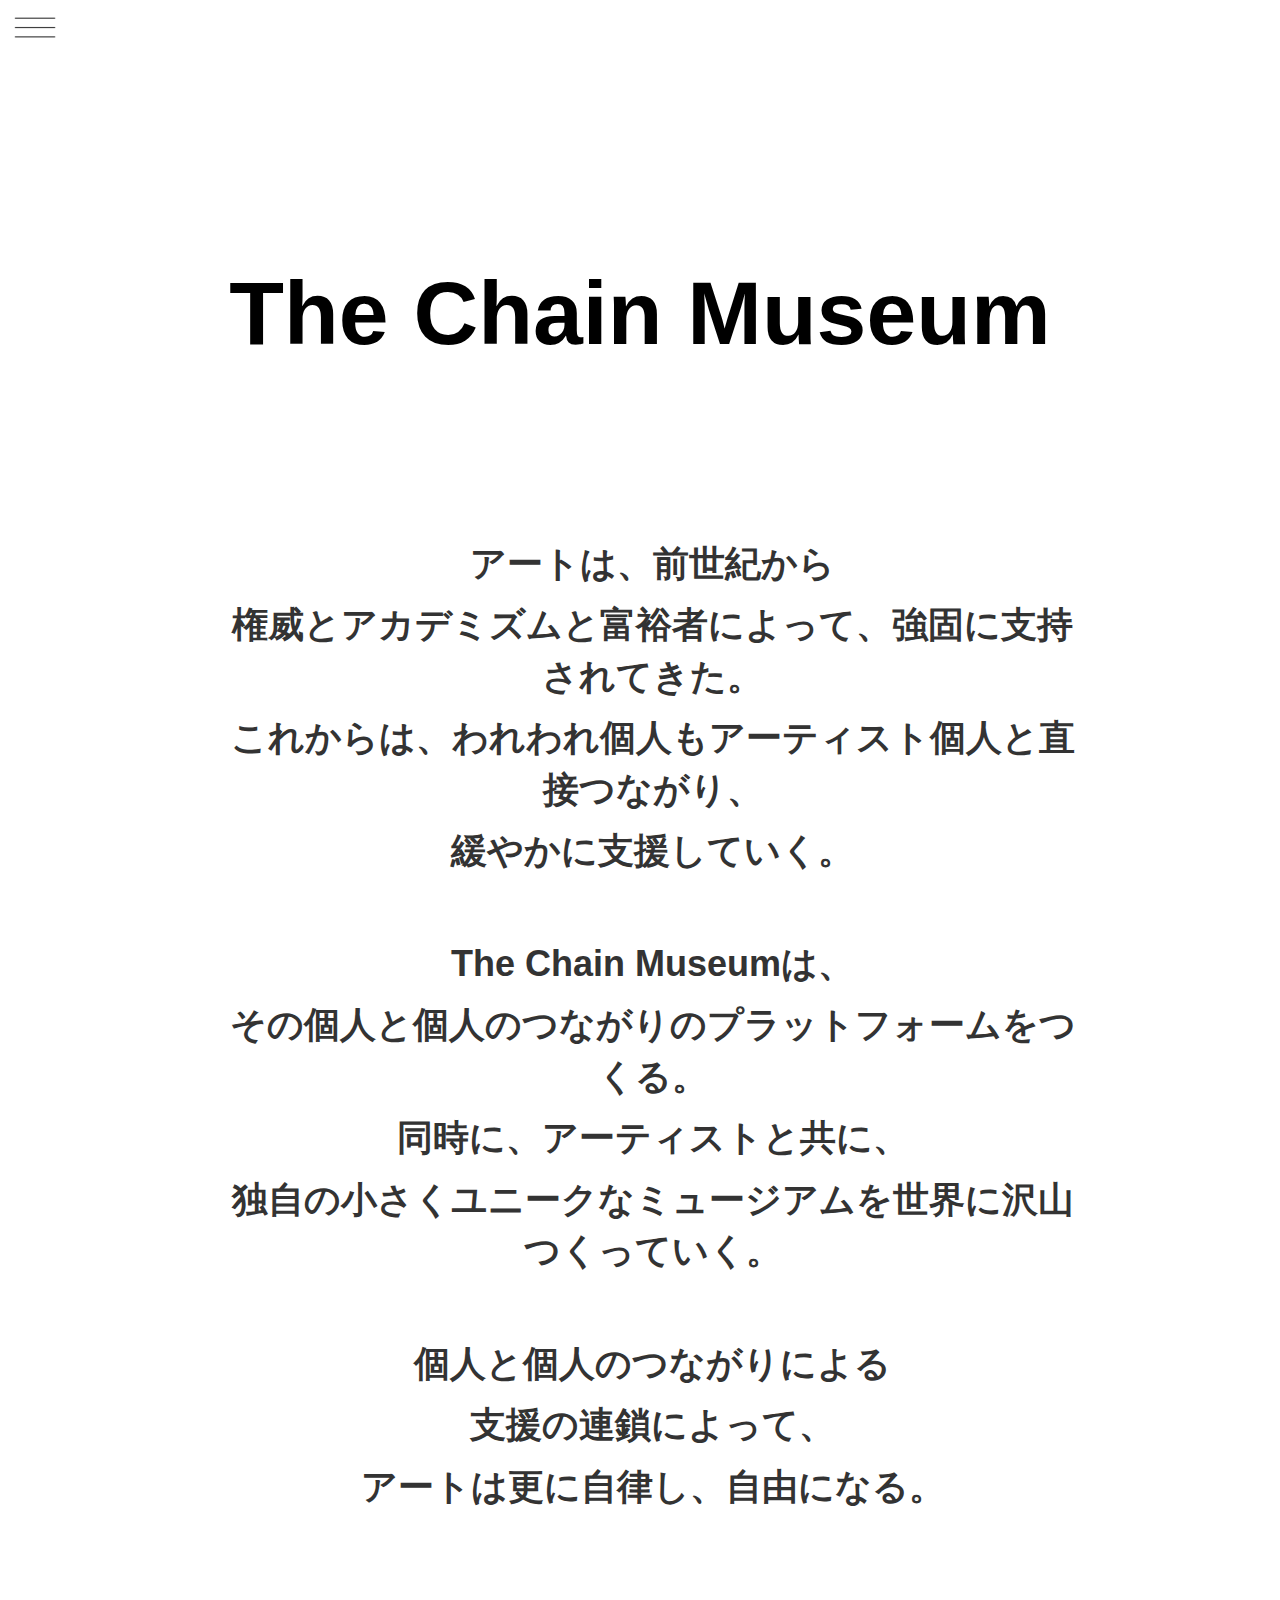
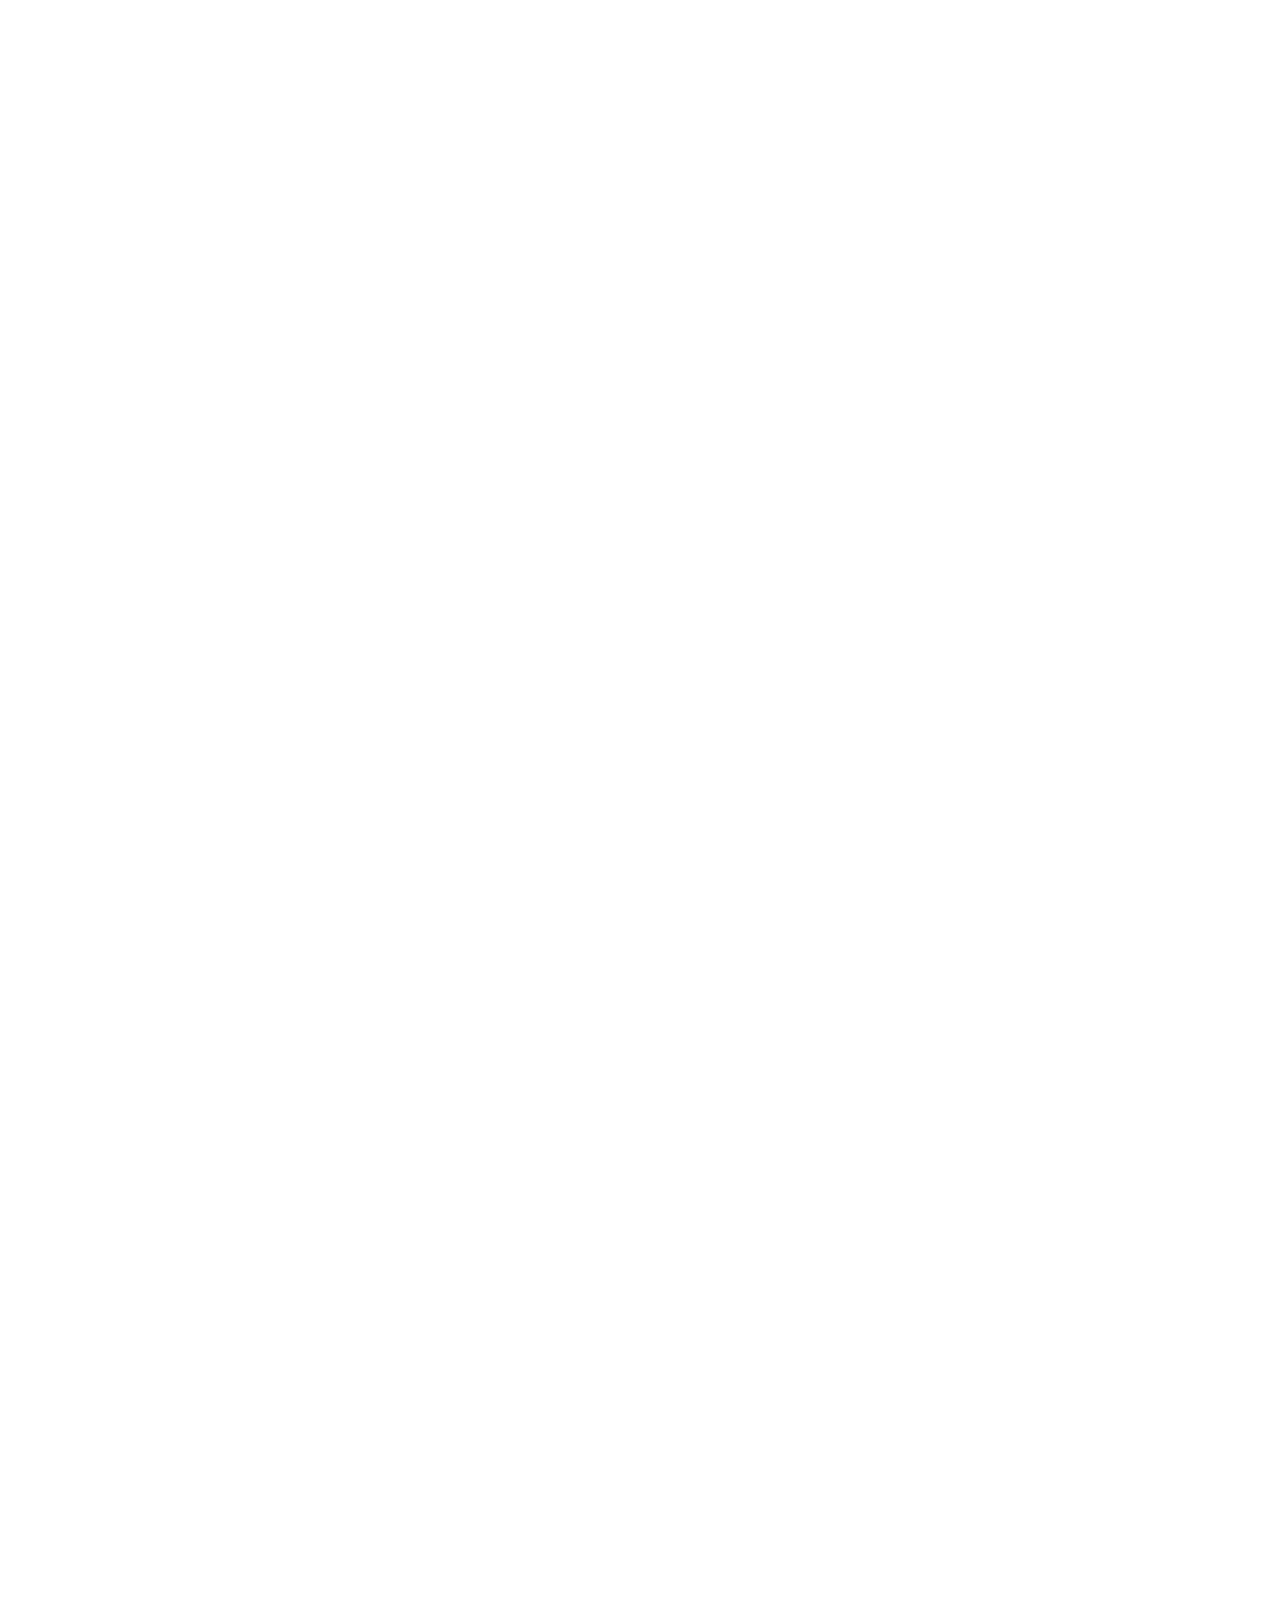
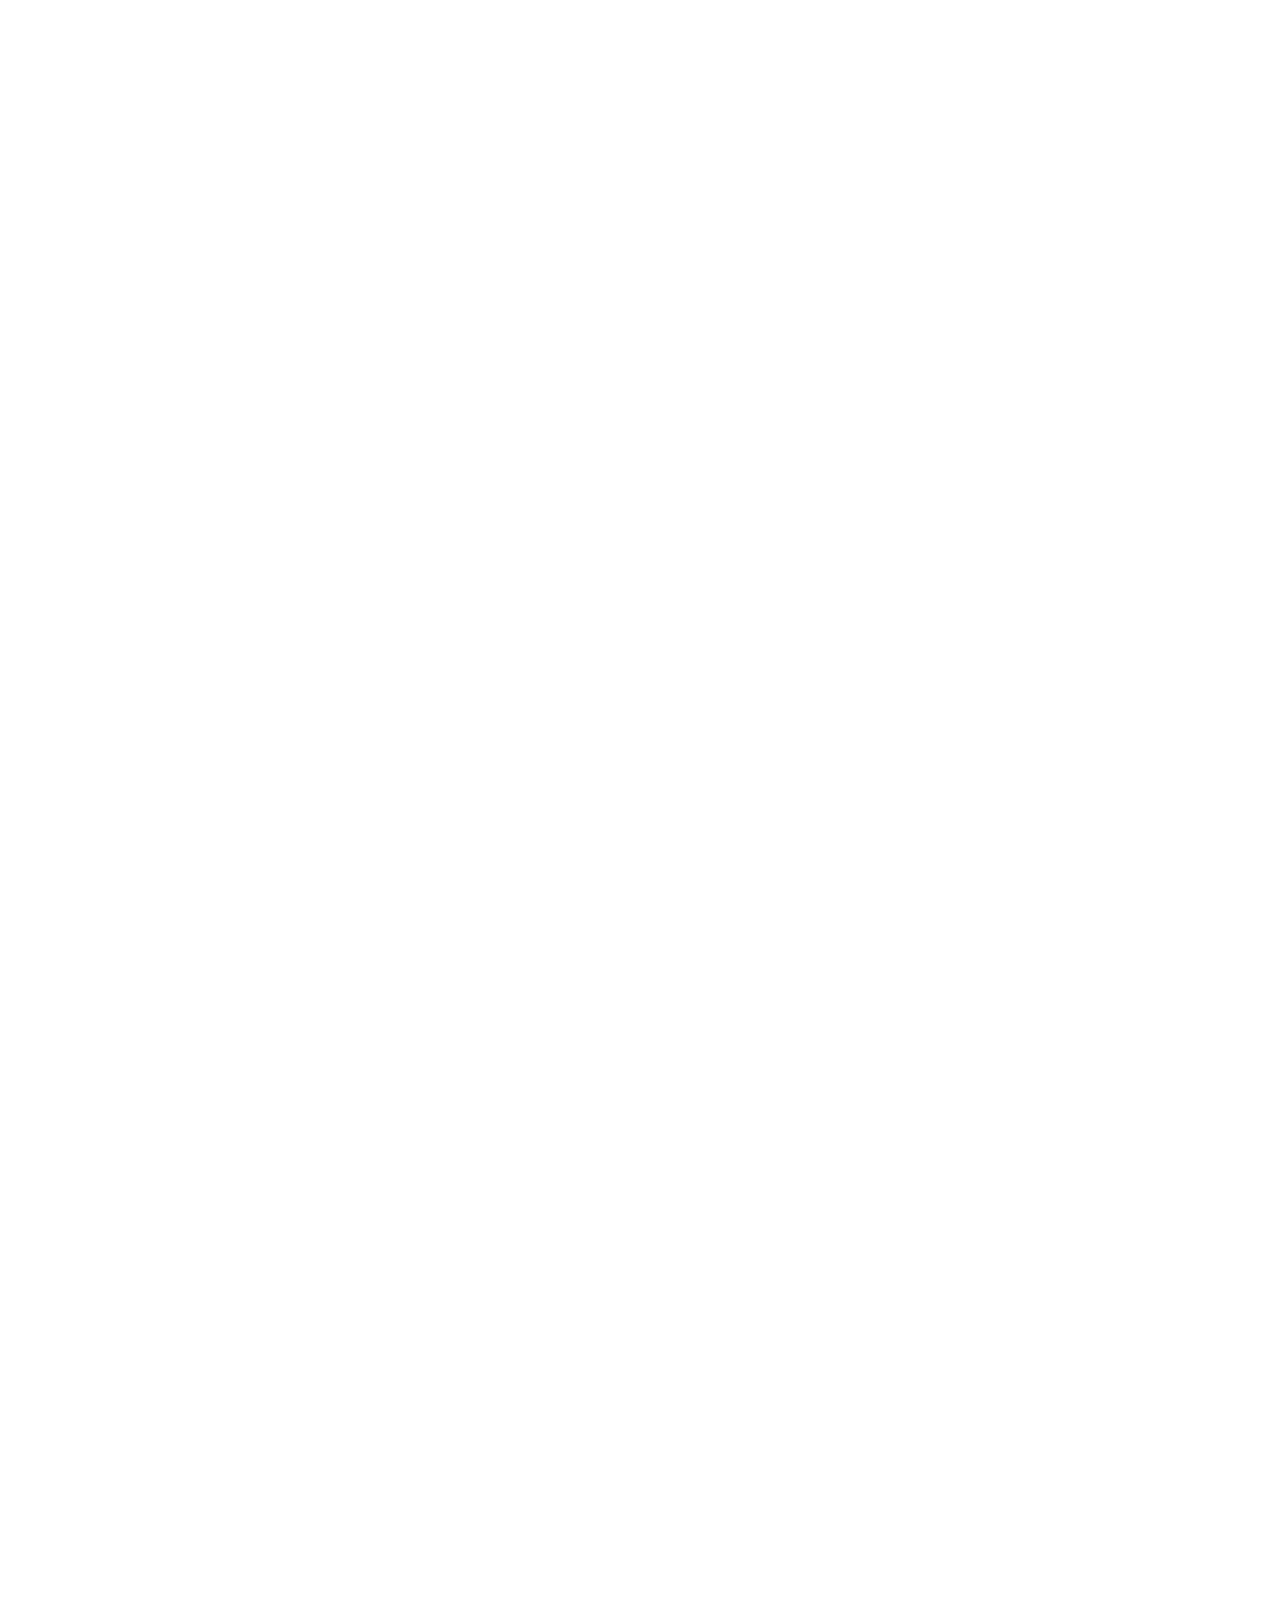
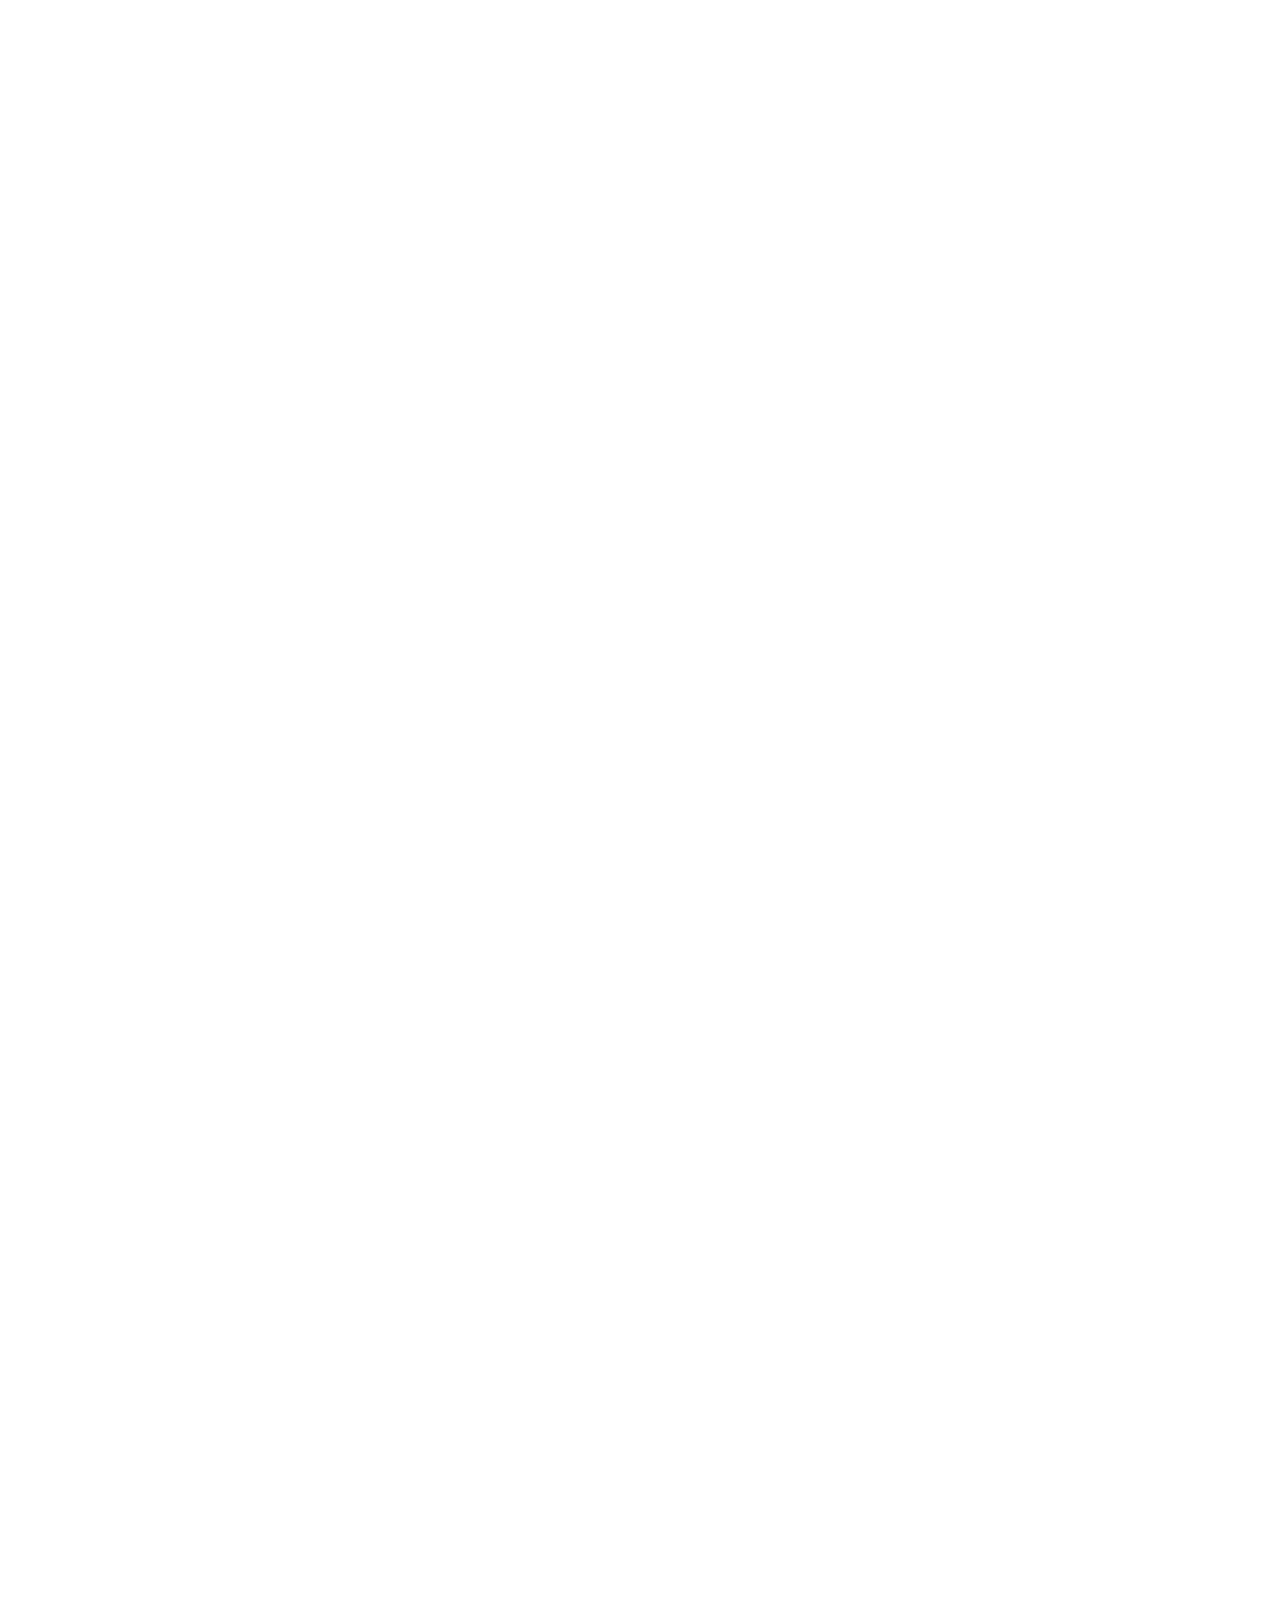
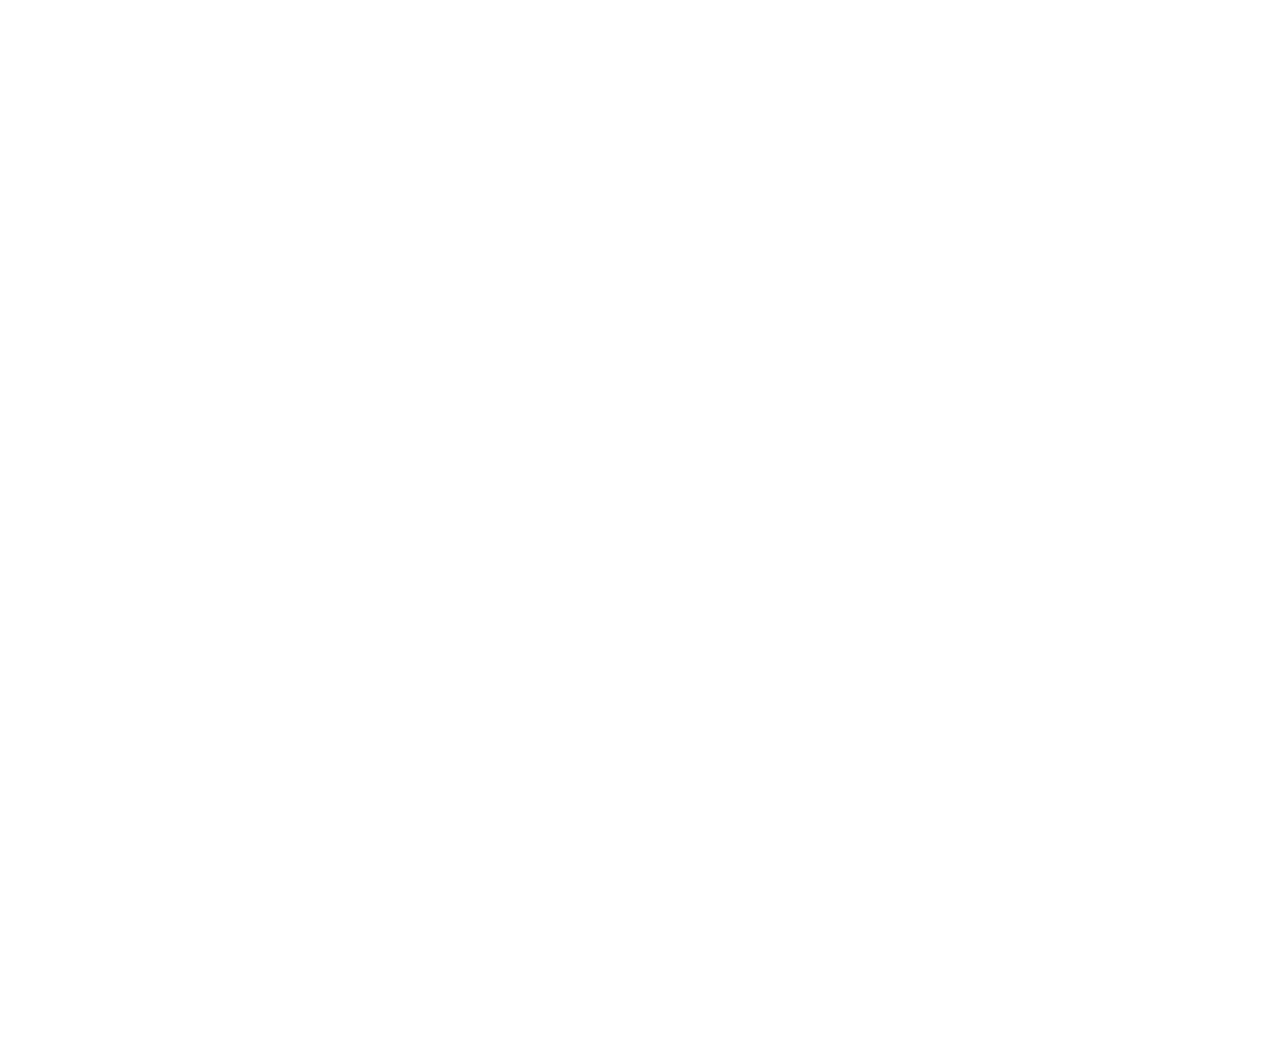
<file: html/describe.html>
<!DOCTYPE html>
<html>
	<head>
		<meta charset="UTF-8">
		<!--<meta name="viewport" content="width=device-width, initial-scale=1, maximum-scale=1, user-scalable=no">-->
		<title>party describe</title>
		<link rel="stylesheet" type="text/css" href="../css/bootstrap.css"/>
		<link rel="stylesheet" href="../css/desctibe.css" />
		<link rel="stylesheet" href="../css/animate.min.css" />
		<script src="../js/jquery.min.js"></script>
		<script type="text/javascript" src="../js/jquery.mousewheel.js"></script>
		<script type="text/javascript" src="../js/describe.js"></script>
		<script src="../js/bootstrap.js"></script>
		<script type="text/javascript" src="../js/wow.min.js" ></script>
	</head>
	<body>

		
		<!------------------滑动菜单----------------------->
		<div id="go"></div>
		<div class="popview navbar-fixed-top">
			<p><a href="#">The China Museum</a></p>
			<p><a href="#">What we do</a></p>
			<p><a href="#">Museums</a></p>
			<p><a href="#">Team</a></p>
			<p><a href="#">Wanted</a></p>
			<p><a href="#">Contact</a></p>
		</div> 
		
		
		<div class="china">
			<p>The Chain Museum</p>
		</div>

<!--------------------------------动画效果----------------------------------->
		<div class="floatthree col-xs-1 col-md-10 wow fadeInUp" data-wow-duration='3s' data-wow-delay="1s">
			<div class="jancontain">
				<p>アートは、前世紀から</p>
				<p>権威とアカデミズムと富裕者によって、強固に支持されてきた。</p>
				<p>これからは、われわれ個人もアーティスト個人と直接つながり、</p>
				<p>緩やかに支援していく。</p>
				<br />
				<p>The Chain Museumは、</p>
				<p>その個人と個人のつながりのプラットフォームをつくる。</p>
				<p>同時に、アーティストと共に、</p>
				<p>独自の小さくユニークなミュージアムを世界に沢山つくっていく。</p>
				<br />
				<p>個人と個人のつながりによる</p>
				<p>支援の連鎖によって、</p>
				<p>アートは更に自律し、自由になる。</p>
			</div>
		</div>
			
			<!-----------------what we do------------------>
		<div class="we col-xs-1 col-md-1 wow fadeInUp" data-wow-duration='3s' data-wow-delay="1s" data-wow-offset="140">
			<div class="what wow fadeInUp" data-wow-duration='2s' data-wow-delay="1s" data-wow-offset="10">What we do</div>
		</div>
			
			<div class="three">
				<div class="first col-xs-12 col-md-4 wow fadeInUp" data-wow-duration='3s' data-wow-delay="1s"data-wow-offset="140">
					<span class="title">Museum</span>
					<p>&nbsp;</p>

					<p>アーティストと共に「プロジェクト」を立ち上げ、</p>
					<p>ビジネス・テクノロジーなどの非アート領域とも</p>
					<p>コラボレーションしながら、</p>
					<p>小さくてユニークなミュージアムを、</p>
					<p>世界中に沢山生み出していきます。</p>
				</div>
				<div class="second col-xs-12 col-md-4 wow fadeInUp" data-wow-duration='3s' data-wow-delay="1s"data-wow-offset="140">
					<span class="title">Platform</span>
					<p>&nbsp;</p>
					<p>鑑賞者ひとりひとりが、</p>
					<p>好みや価値観を表明・シェアしたり、</p>
					<p>アーティストと直接つながり、</p>
					<p>支援できるプラットフォームを開発します。</p>
				</div>
				
				<div class="third col-xs-12 col-md-4 wow fadeInUp" data-wow-duration='3s' data-wow-delay="1s"data-wow-offset="140">
					<span class="title">Consulting</span>
					<p>&nbsp;</p>
					<p>The Chain Museumとして</p>
					<p>場所や施設ごとに</p>
					<p>最適なアーティストのキュレーションや</p>
					<p>コンサルティングもしていきます。</p>
				</div>						
			</div>
			
			
			<!-----------------museum------------------>
		<div class="museum col-xs-1 col-md-1 wow fadeInUp" data-wow-duration='3s' data-wow-delay="1s"data-wow-offset="140">
			<p class="meu">Museum</p>
		</div>
			
			<!----------------图文并茂----------------->

			<div class="boxlist container">
				<div class="row3">
					<div class="col-xs-16 col-md-6 f1 wow fadeInUp" data-wow-duration='3s' data-wow-delay="1s"data-wow-offset="140">
						<p class="pic">
							<img src="../img/museum/2.jpg" class="img-responsive" />
						</p>
						<p>&nbsp;</p>
						<p class="description">ラファエルのhaiku。</p>
						<p class="description">これを連句の上の句と考え、</p>
						<p class="description"> 鑑賞者は下の句をつける。</p>
						<p class="description">それを他者が講評し、作品に人それぞれの解釈を与える。</p>
						<p>&nbsp;</p>
						<p class="des">ラファエル・ローゼンダール</p>
						<p class="des">「RR Haiku 061」</p>
						<p class="des"><i>2014</i></p>
						<p class="des2">場所・協力: 十和田現代美術館</p>
						
					</div>
					
					<div class="col-xs-16 col-md-6 f2 wow fadeInUp" data-wow-duration='3s' data-wow-delay="1s"data-wow-offset="140">
						<p class="pic">
							<img src="../img/museum/3.jpg" class="img-responsive" />
						</p>
						<p>&nbsp;</p>
						<p class="description">鑑賞者は、唐津市内のとある場所に配置された「雑草」を発見します。</p>
						<p class="description">そしてそれが、あの山の上に建つ高さ80mの風車の上にも、あるらしい。</p>
						<p class="description"> 人々は風車の上にあると言われる「雑草」に思いを馳せる。</p>
						<p class="description">見えるはずのないそれを目を凝らして見ようとする。</p>
						<p>&nbsp;</p>
						<p class="des">須田 悦弘</p>
						<p class="des">「風車の上の雑草」</p>
						<p class="des"><i>2018</i></p>
						<p class="des2">場所: 唐津市湊風力発電所　　協力: 自然電力</p>
					</div>						
				</div>
			</div>
		
		<!---------------------------------栅格系统-4个盒子+文字-->
			<div class="boxlist container">
				<div class="row3">
					<div class="col-xs-16 col-md-6 f3 wow fadeInUp" data-wow-duration='3s' data-wow-delay="1s"data-wow-offset="140">
						<p class="pic">
							<img src="../img/museum/4.jpg" class="img-responsive" />
						</p>
						<p class="description">「2人でカップルになりなさい。 相手がいない場合は、現れるまで</p>
						<p class="description">しばし待つ。」このような指示に従って、檸檬ホテルを体験する。</p>
						<p class="description"> ここには、平面や立体の作品はない。作品があるとすれば、 </p>
						<p class="description">それは鑑賞者の胸の中で、少しざわついた、遠い記憶のような何かである。</p>
						<p>&nbsp;</p>
						<p class="des">Smiles:</p>
						<p class="des">「檸檬ホテル（レモンホテル）」</p>
						<p class="des"><i>2016</i></p>
						<p class="des2">場所:豊島 唐櫃岡地区　　協力: Smiles:</p>
					</div>	
					
					<div class="col-xs-16 col-md-6 f4 wow fadeInUp" data-wow-duration='3s' data-wow-delay="1s"data-wow-offset="140">
						<p class="pic">
							<img src="../img/museum/5.jpg" class="img-responsive" />
						</p>
						<p class="description">The Chain Museum第一弾公演。 コンテンポラリーダンスと食と酒</p>
						<p class="description">が絡まりあった現代のディナーショー。 4時間の日常と非日常</p>
						<p class="description">最後は観客も巻き込んだ都会の大人のピクニック！</p>
						<p class="description"> ダンスだけじゃなく、歌や芝居など何が起きるかわかりません。</p>
						<p>&nbsp;</p>
						<p class="des">山田うん</p>
						<p class="des">「ドクダム」by Co.山田うん</p>
						<p class="des"><i>2018</i></p>
						<p class="des2">場所: Restaurant 8ablish　　協力: TWIGGY. 本能中枢劇団</p>
					</div>						
				</div>
			</div>
			
			<!---------------------team--------------------->
		<div class="team col-xs-1 col-md-1 wow fadeInUp" data-wow-duration='3s' data-wow-delay="1s"data-wow-offset="140">
			<div class="team1">Team</div>
		</div>
		
	    	<!--------------------team圆形图片+文字描述------------------------>
	    		<div class="boxcontain">
	    			<div class="row4">
	    				<div class="col-xs-6 col-md-4 rad1 wow fadeInUp" data-wow-duration='3s' data-wow-delay="1s"data-wow-offset="140" id="des">
	    					<p class="ima">
	    						<img src="../img/team1.png" />
	    					</p>
	    					<p class="name">  遠山 正道</p>
	    					<p class="address">  Masamichi Toyama</p>
	    					<p class="work">  Chief Executive Officer</p>
	    					<p class="school">2000年株式会社スマイルズを設立、代表取締役社長に就任。現在、食べるスープの専門店「Soup Stock Tokyo」、ネクタイ専門店「giraffe」等を展開する。スマイルズが作家として「大地の芸術祭 越後妻有アートト。</p>
	    				</div>
	    				
	    				<div class="col-xs-6 col-md-4 rad2 wow fadeInUp" data-wow-duration='3s' data-wow-delay="1s"data-wow-offset="140" id="des">
	    					<p class="ima">
	    						<img src="../img/team2.png" />
	    					</p>
	    					<p class="name">  林 重義</p>
	    					<p class="address">  Shigeyoshi Hayashi</p>
	    					<p class="work">  Producer</p>
	    					<p class="school">プロデューサー / テクニカルディレクター。 テクノ新しい体験」を作ることを得意とする。プライベートワークでクリエイティブ・レーベル「nor」では、Media Ambition Tokyo 2018、六本木アートナイト2017。</p>
	    				</div>
	    				
	    				<div class="clearfix visible-xs-block visible-md-block"></div>
	    				
	    				<div class="col-xs-6 col-md-4 rad3 wow fadeInUp" data-wow-duration='3s' data-wow-delay="1s"data-wow-offset="140" id="des">
	    					<p class="ima">
	    						<img src="../img/team3.png" />
	    					</p>
	    					<p class="name">  伊藤 直樹</p>
	    					<p class="address">  Naoki Ito</p>
	    					<p class="work">  Chief Creative Officer</p>
	    					<p class="school">京都造形芸術大学情報デザイン学科教授、事業構想大学院大学客員教授。2011年、未来の体験を社会エイター集団「PARTY」を設立。サービス＆プロダクト、エンターテを軸に活動をおこなう。クリエイティブ・レークリエイ</p>
	    				</div>
	    				
	    				<div class="clearfix visible-md-block  visible-lg-block"></div>
	    				<div class="col-xs-6 col-md-4 rad4 wow fadeInUp" data-wow-duration='3s' data-wow-delay="1s"data-wow-offset="140" id="des">
	    					<p class="ima">
	    						<img src="../img/team4.png" />
	    					</p>
	    					<p class="name">  森住 理海</p>
	    					<p class="address">  Masaumi Morizumi</p>
	    					<p class="work">  Producer</p>
	    					<p class="school">プロデューサー。大手惣菜会社を経て2009年スマイルズに入社。セレクトリサイクルショップ「PASS THE BATON」の立ち上げから事業化クリエイティブ・レークリエイティブ・レーし事業部長へ、giraffe事業部長等もマ</p>
	    				</div>
	    				
	    				<div class="col-xs-6 col-md-4 rad5 wow fadeInUp" data-wow-duration='3s' data-wow-delay="1s"data-wow-offset="140" id="des">
	    					<p class="ima">
	    						<img src="../img/team5.png" />
	    					</p>
	    					<p class="name">  田中 潤</p>
	    					<p class="address">  Jun Tanaka</p>
	    					<p class="work">  Producer</p>
	    					<p class="school">PARTY Operating Officer / Executive Producer。広告代理店を経て、従来の広告に限界を感じ、2012年PARTYに参加。2017年より現職。広告制作のプロデュースを得のクリエイティブ・レークリエ立ち上</p>	
	    				</div>
	    				
	    				<div class="col-xs-6 col-md-4 rad6 wow fadeInUp" data-wow-duration='3s' data-wow-delay="1s"data-wow-offset="140" id="des">
	    					<p class="ima">
	    						<img src="../img/team6.png" />
	    					</p>
	    					<p class="name">  長谷川 弘佳</p>
	    					<p class="address">  Hiroka Hasegawa</p>
	    					<p class="work">  Art Director / Designer</p>
	    					<p class="school">アートディレクター / デザイナー。多摩美術大学情報デザイン学科を卒業後、博報堂アイ・スタジオ、株式会社マウントを経て2017年に独立。同年、プロダクトデザイナーの早川和彦氏と共同経営で、デザクリインスタジオ。 </p>
	    				</div>
	    				
	    				<div class="clearfix visible-xs-block visible-md-block visible-lg-block"></div>

	    				<div class="col-xs-6 col-md-4 rad7 wow fadeInUp" data-wow-duration='3s' data-wow-delay="1s"data-wow-offset="140" id="des">
	    					<p class="ima">
	    						<img src="../img/team7.png" />
	    					</p>
	    					<p class="name">  阿久津 達彦</p>
	    					<p class="address">  Tatsuhiko Akutsu</p>
	    					<p class="work">  UX Designer</p>
	    					<p class="school">Webサイトやアプリ、サービス開発におけるアー計やUXデザインを専門する。主な仕事に「VALU」、「のちスタ」、「UNIQLO / IQ」、「TOYOTA / FV2」などがある。同時に、プジェクトマネージャーとして。</p>
	    				</div>
	    			
	    				<div class="col-xs-6 col-md-4 rad8 wow fadeInUp" data-wow-duration='3s' data-wow-delay="1s"data-wow-offset="140" id="des">
	    					<p class="ima">
	    						<img src="../img/team8.png" />
	    					</p>
	    					<p class="name">  小野 麻利江</p>
	    					<p class="address">  Marie Ono</p>
	    					<p class="work">  Copywriter</p>
	    					<p class="school">コピーライター。2006年株式会社電通に入社。2010年TCC最高新人賞受賞。広告コピーライティングを中心に、ネーミング・CMプランニングやキャンペーンのコンセプトメグを行う。2018年よりPARTYに出向中。</p>
	    				</div>
	    				
	    				<div class="clearfix visible-xs-block visible-md-block"></div>
	    				
	    				<div class="col-xs-6 col-md-4 rad9 wow fadeInUp" data-wow-duration='3s' data-wow-delay="1s"data-wow-offset="140" id="des">
	    					<p class="ima">
	    						<img src="../img/team9.png" />
	    					</p>
	    					<p class="name">  水野 祐</p>
	    					<p class="address">  Tasuku Mizuno</p>
	    					<p class="work">  Lawyer</p>
	    					<p class="school">弁護士（シティライツ法律事務所）。Arts and Law理事。Creative Commons Japan理事。慶應義塾大学SFC研究所上席所員（リーガルデザイン・ラボ）。グッドデザン賞審査員。著作に『法のデザイン −創造性と。</p>
	    				</div>
	    				
	    				<div class="col-xs-6 col-md-4 rad10 wow fadeInUp" data-wow-duration='3s' data-wow-delay="1s"data-wow-offset="140" id="des">
	    					<p class="ima">
	    						<img src="../img/team10.png" />
	    					</p>
	    					<p class="name">  谷家 衛</p>
	    					<p class="address">  Mamoru Taniya</p>
	    					<p class="work">  Adviser</p>
	    					<p class="school">ソロモンブラザーズから始まる30年を超える金融キャリアに加え、約20年エンジェル投資に取りクリエイティブ・レークリエイティブ・レークリエイティブ・レークリエイティブ・レークリエイティブ・レー組み。</p>
	    				</div>	    				
	    			</div>
	    		</div>
	    	
	    		<!-----------------wanted------------------>
				<div class="wanted col-xs-1 col-md-1 wow fadeInUp" data-wow-duration='3s' data-wow-delay="1s"data-wow-offset="10">
					<p class="want">Wanted</p>
				</div>
				
				
		<div class="floatbutton col-xs-1 col-md-5 wow fadeInUp" data-wow-duration='3s' data-wow-delay="1s"data-wow-offset="210">
			<div class="janco">
				<p>The Chain Museumでは、スタッフを募集しています。</p>
				<p>ご興味のある方は、以下から詳細をご確認ください。</p>
			</div>
		</div>				
				   
	    	<!--------------------粉色框--------------------->
	    	<div class="bigpink">
		    	<div class="pink col-xs-2 col-md-2 wow fadeInUp" data-wow-duration='3s' data-wow-delay="1s"data-wow-offset="210">
		    		Go to Wantedly
		    	</div>
	    	</div>
	    	
	    	<div class="contact col-xs-2 col-md-2 wow fadeInUp" data-wow-duration='3s' data-wow-delay="1s"data-wow-offset="10">
	    		<p class="con">Contact</p>
	    	</div>

			<div class="col-xs-2 col-md-2 muse wow fadeInUp" data-wow-duration='3s' data-wow-delay="1s"data-wow-offset="10">
				<p class="chin">The Chain Museum</p>
			</div>
			
			<div class="col-xs-3 col-md-2 sec wow fadeInUp" data-wow-duration='3s' data-wow-delay="1s"data-wow-offset="10">
				<p class="two">
					M:toi@t-c-m.art
				</p>
				<p class="two">
					S:facebook _ @thechainmuseum
				</p>
			</div>
			
			<div class="chain col-xs-3 col-md-2 sec2 wow fadeInUp" data-wow-duration='3s' data-wow-delay="1s"data-wow-offset="10">
				<p class="secc">©2018 The Chain Museum ALL RIGHTS RESERVED.</p>
			</div>	

				
	</body>
</html>
</file>
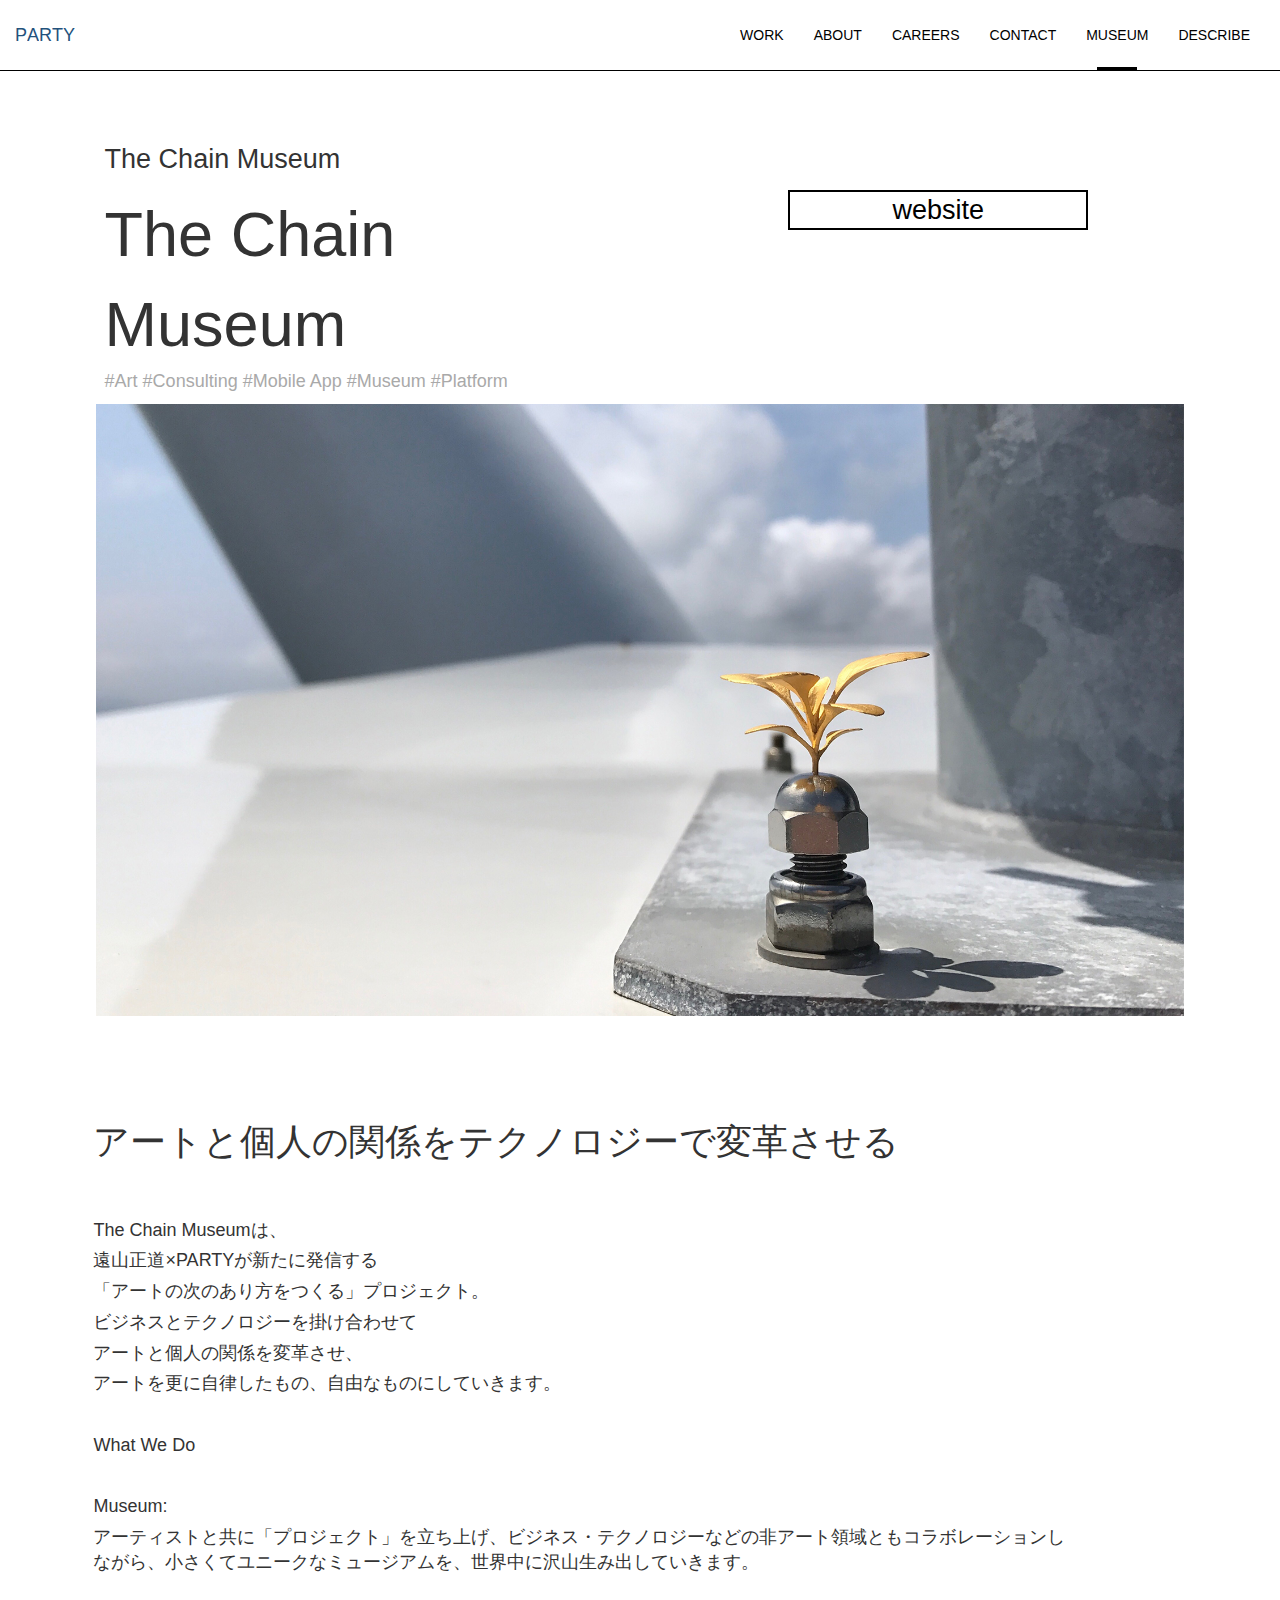
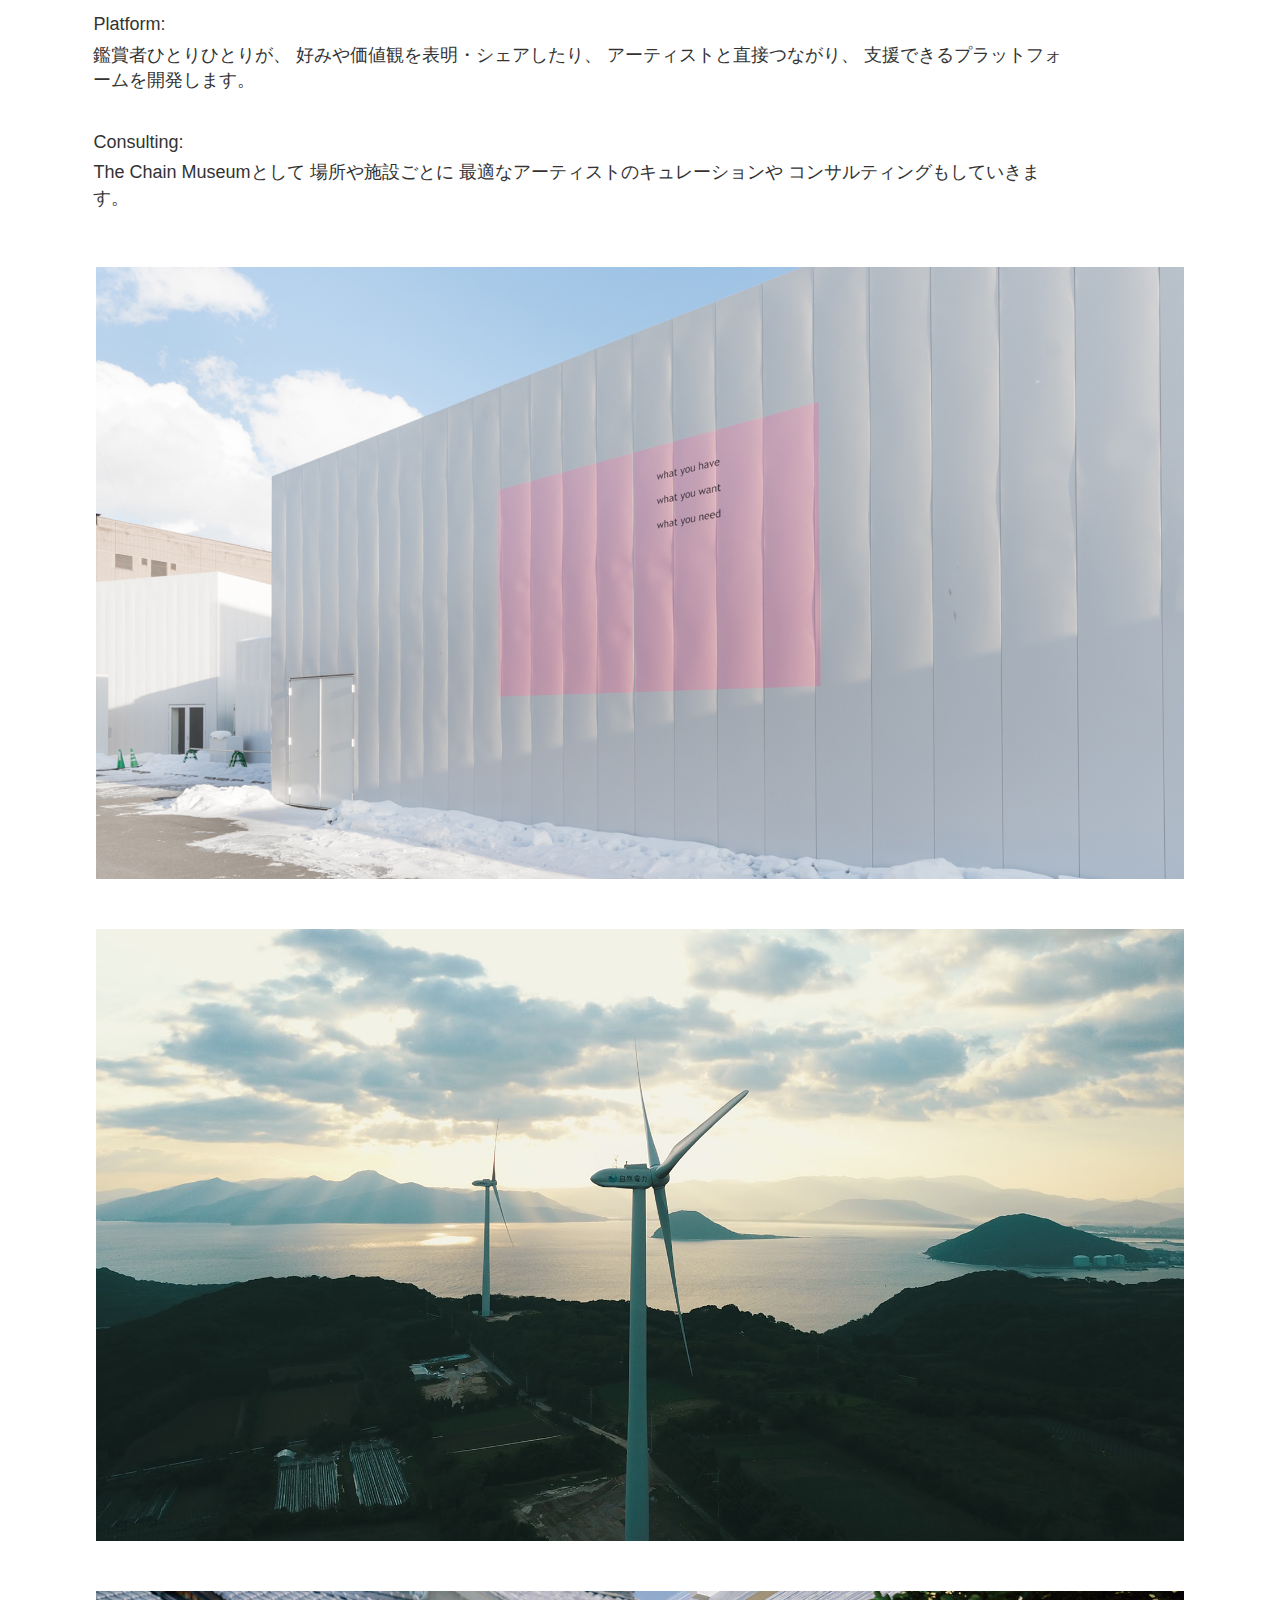
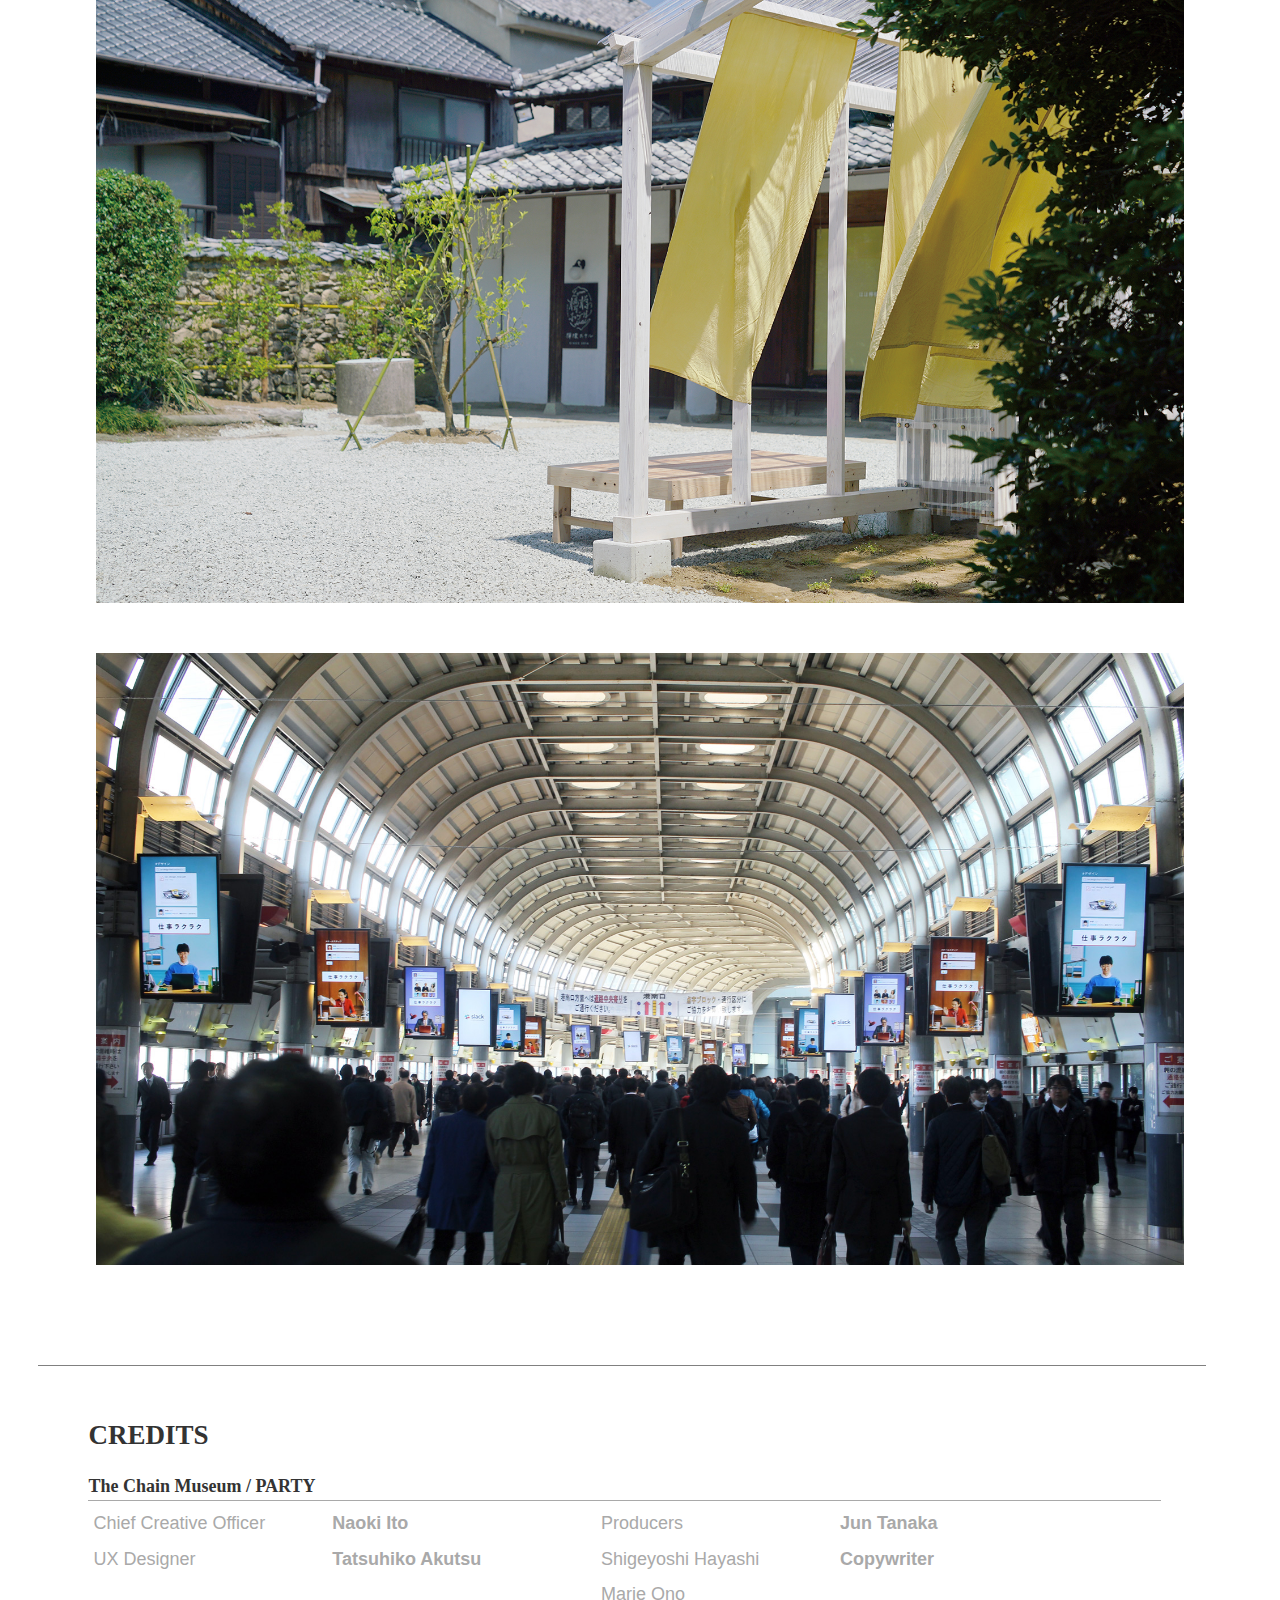
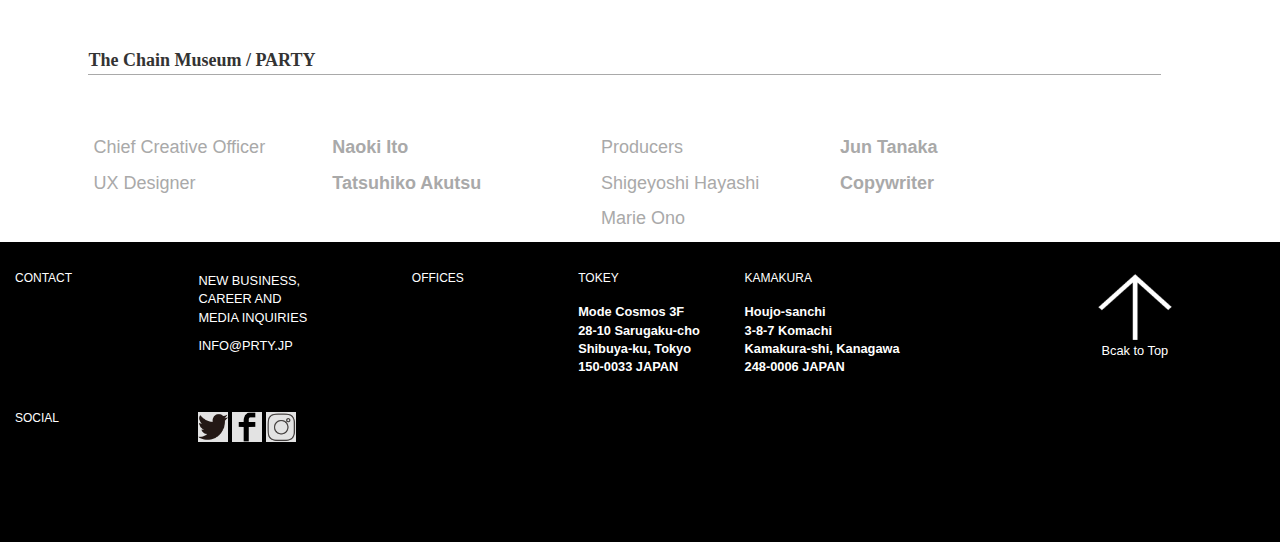
<file: html/museum.html>
<!DOCTYPE html>
<html>
	<head>
		<meta charset="UTF-8">
		<meta name="viewport" content="width=device-width, initial-scale=1, maximum-scale=1, user-scalable=no">
		<title>party museum</title>
		<link rel="stylesheet" type="text/css" href="../css/bootstrap.css"/>
		<link rel="stylesheet" type="text/css" href="../css/museum.css"/>
		<script src="../js/jquery.min.js" ></script>
		<script src="../js/bootstrap.js"></script>
		<script type="text/javascript" src="../js/careers.js" ></script>
		<script type="text/javascript" src="../js/jquery.mousewheel.js"></script>
		<script type="text/javascript" src="../js/top.js" ></script>
	</head>
	<body>
				<!------------------导航栏---------------------->
				<!------------------导航栏---------------------->
		<nav class="navbar navbar-fixed-top one" id="headd">
  			<div class="container-fluid">
   			 <div class="navbar-header hea">
		    	<button type="button" class="navbar-toggle collapsed butt" data-toggle="collapse" data-target="#bs-example-navbar-collapse-1" aria-expanded="false">
		        <span class="sr-only">Toggle navigation</span>
		        <span class="icon-bar"></span>
		        <span class="icon-bar"></span>
		        <span class="icon-bar"></span>
		     </button>
    		  <a class="navbar-brand" href="../index.html">
    		  	<ul class="wrap">
	  				<li class="p1">P</li>
	    		  	<li class="p2">A</li>
	    		  	<li class="p3">R</li>
	    		  	<li class="p4">T</li>
	    		  	<li class="p5">Y</li>	
    		  	</ul>
    		  </a>  		
   	 		</div>

    <div class="collapse navbar-collapse dd" id="bs-example-navbar-collapse-1">
      <ul class="nav navbar-nav own">
         <li><a href="work.html">WORK</a></li>
       	 <li><a href="about.html">ABOUT</a></li>
       	 <li><a href="careers.html">CAREERS</a></li>
       	 <li><a href="#">CONTACT</a></li>
       	 <li class="bb"><a href="museum.html">MUSEUM</a></li>
       	 <li><a href="describe.html">DESCRIBE</a></li>
      </ul>
    </div>
  </div>
</nav>

		<!---------------------动画-------------------------------->
		<div class="big">
			<div class="screen2">
				<div class="row2 col-xs-5 col-md-1">
						<p class="height">The Chain Museum</p>
						<span class="janpenes">The Chain Museum</span>
						<p class="min">#Art #Consulting #Mobile App #Museum #Platform</p>
					</div>
			
			<a href="describe.html">
				<div class="row3">
					<div class="website">
						<p class="web">website</p>
					</div>
				</div>
			</a>
			</div>
		</div>	
		
				<!------------------图片动画-------------------->
		<div class="imglist">
			<div class="row4">
				<div class="imgcontainer">
					<div class="imgcontain">
						<img class="rotates rotatesimg" src="../img/img/index/02.jpg"/>
					</div>
				</div>
			</div>
		</div>
		
		
<!---------------------------------文字描述----------------------------------->		
		<div class="descripe">
			<div class="row5 col-xs-10 col-md-20">
				<span class="des2">アートと個人の関係をテクノロジーで変革させる</span>
			</div>
		</div>
		
		<div class="descripe1">
			<div class="row01 col-xs-10 col-md-10">
				<span class="des01">The Chain Museumは、</span>
				<span class="des01">遠山正道×PARTYが新たに発信する</span>
				<span class="des01">「アートの次のあり方をつくる」プロジェクト。</span>
				<span class="des01">ビジネスとテクノロジーを掛け合わせて</span>
				<span class="des01">アートと個人の関係を変革させ、</span>
				<span class="des01">アートを更に自律したもの、自由なものにしていきます。</span>
				<span class="des01">&nbsp;</span>
				<span class="des01">What We Do</span>
				<span class="des01">&nbsp;</span>
				<span class="des01">Museum:</span>
				<span class="des01">アーティストと共に「プロジェクト」を立ち上げ、ビジネス・テクノロジーなどの非アート領域ともコラボレーションしながら、小さくてユニークなミュージアムを、世界中に沢山生み出していきます。</span>
				<span class="des01">&nbsp;</span>
				<span class="des01">Platform:</span>
				<span class="des01">鑑賞者ひとりひとりが、 好みや価値観を表明・シェアしたり、 アーティストと直接つながり、 支援できるプラットフォームを開発します。</span>
				<span class="des01">&nbsp;</span>
				<span class="des01">Consulting:</span>
				<span class="des01">The Chain Museumとして 場所や施設ごとに 最適なアーティストのキュレーションや コンサルティングもしていきます。</span>
			</div>
		</div>
		
		
		<!---------------------三张图片-------------------------->
		<div class="imglist1">
			<div class="row02">
				<div class="imgcontainer1">
					<div class="imgcontain1">
						<img src="../img/museum/2.jpg" style="opacity: 1;"/>
					</div>
				</div>
			</div>
		</div>
		
		<div class="imglist1">
			<div class="row02">
				<div class="imgcontainer1">
					<div class="imgcontain1">
						<img src="../img/museum/3.jpg" style="opacity: 1;"/>
					</div>
				</div>
			</div>
		</div>
		
		<div class="imglist1">
			<div class="row02">
				<div class="imgcontainer1">
					<div class="imgcontain1">
						<img src="../img/museum/4.jpg" style="opacity: 1;"/>
					</div>
				</div>
			</div>
		</div>
		
		<div class="imglist1">
			<div class="row02">
				<div class="imgcontainer1">
					<div class="imgcontain1">
						<img src="../img/museum/5.jpg" style="opacity: 1; margin-bottom: 100px;"/>
					</div>
				</div>
			</div>
		</div>
		
		<!--------------------白色底部--------------------->
		<div class="descripe3">
			<div class="row03">
				<div class="japan4">
					<p class="firtitle"><strong>CREDITS</strong></p>
					
					<p class="sectitle"><strong>The Chain Museum / PARTY</strong></p>
				</div>
				
				<div class="japan5">
					<div class="rowleft col-xs-5 col-md-1">
						<p>Chief Creative Officer</p>
						<p><strong>Naoki Ito</strong></p>
						<p>UX Designer</p>
						<p><strong>Tatsuhiko Akutsu</strong></p>
					</div>
					<div class="rowright col-xs-5 col-md-6">
						<p>Producers</p>
						<p><strong>Jun Tanaka</strong></p>
						<p>Shigeyoshi Hayashi</p>
						<p><strong>Copywriter</strong></p>
						<p>Marie Ono</p>
					</div>				
				</div>
			</div>
			
			
			
			<div class="row03">
				<div class="japan6">					
					<p class="sectitle"><strong>The Chain Museum / PARTY</strong></p>
				</div>
				
				<div class="japan5">
					<div class="rowleft col-xs-5 col-md-1">
						<p>Chief Creative Officer</p>
						<p><strong>Naoki Ito</strong></p>
						<p>UX Designer</p>
						<p><strong>Tatsuhiko Akutsu</strong></p>
					</div>
					<div class="rowright col-xs-5 col-md-6">
						<p>Producers</p>
						<p><strong>Jun Tanaka</strong></p>
						<p>Shigeyoshi Hayashi</p>
						<p><strong>Copywriter</strong></p>
						<p>Marie Ono</p>
					</div>				
				</div>
			</div>
		</div>
		
		
		<!-----------------------底部导航-------------------------->
			
			<div class="bot">
				<div class="row7">
						<div class="three col-xs-1 col-md-8">
							<div id="two">
								<div id="title">
									<h6 style="margin: 0; padding: 0;">CONTACT</h6>
								</div>
								<div id="text">
									NEW BUSINESS,<br />
									CAREER AND<br />
									<p>MEDIA INQUIRIES</p>
									<p style="cursor: pointer;">INFO@PRTY.JP</p>
								</div>
							</div>
							<div class="social">
								<div id="title">
								<h6 style="margin: 0; padding: 0;">SOCIAL</h6>
								</div>
								<div class="icons">
									<img src="../img/tuite1.png" style="width: 30px; height: 30px; background-color: #E3E3E3;"/>
									<img src="../img/Facebook.png" style="width: 30px; height: 30px;background-color: #E3E3E3;"/>
									<img src="../img/instagram.png" style="width: 30px; height: 30px;background-color: #E3E3E3;"/>
								</div>
							</div>					
						</div>
						
						
						<div id="offices" class="box  col-xs-10 col-md-10">
							<h6 style="margin: 0; padding: 0;">OFFICES</h6>
						</div>
						
						<div id="tokyo" class="box  col-xs-10 col-md-10">
							<h6 style="margin: 0; padding: 0;">TOKEY</h6>
							<br />
							Mode Cosmos 3F<br />
							28-10 Sarugaku-cho<br />
							Shibuya-ku, Tokyo<br />
							150-0033 JAPAN</p>
						</div>
						
						<div id="kamakua" class="box col-xs-5 col-md-10">
							<h6 style="margin: 0; padding: 0;">KAMAKURA</h6>
							<br />
							Houjo-sanchi<br />
							3-8-7 Komachi<br />
							Kamakura-shi, Kanagawa<br />
							248-0006 JAPAN<br />
						</div>
						
						<div id="return" class="box col-xs-9 col-md-1">
							<img src="../img/up.png" id="returntop" style="width: 78px; height: 70px;margin: 0; padding: 0; cursor: pointer;"/>
							<br />Bcak to Top
						</div>
				</div>
		</div>		
	</body>
</html>
</file>
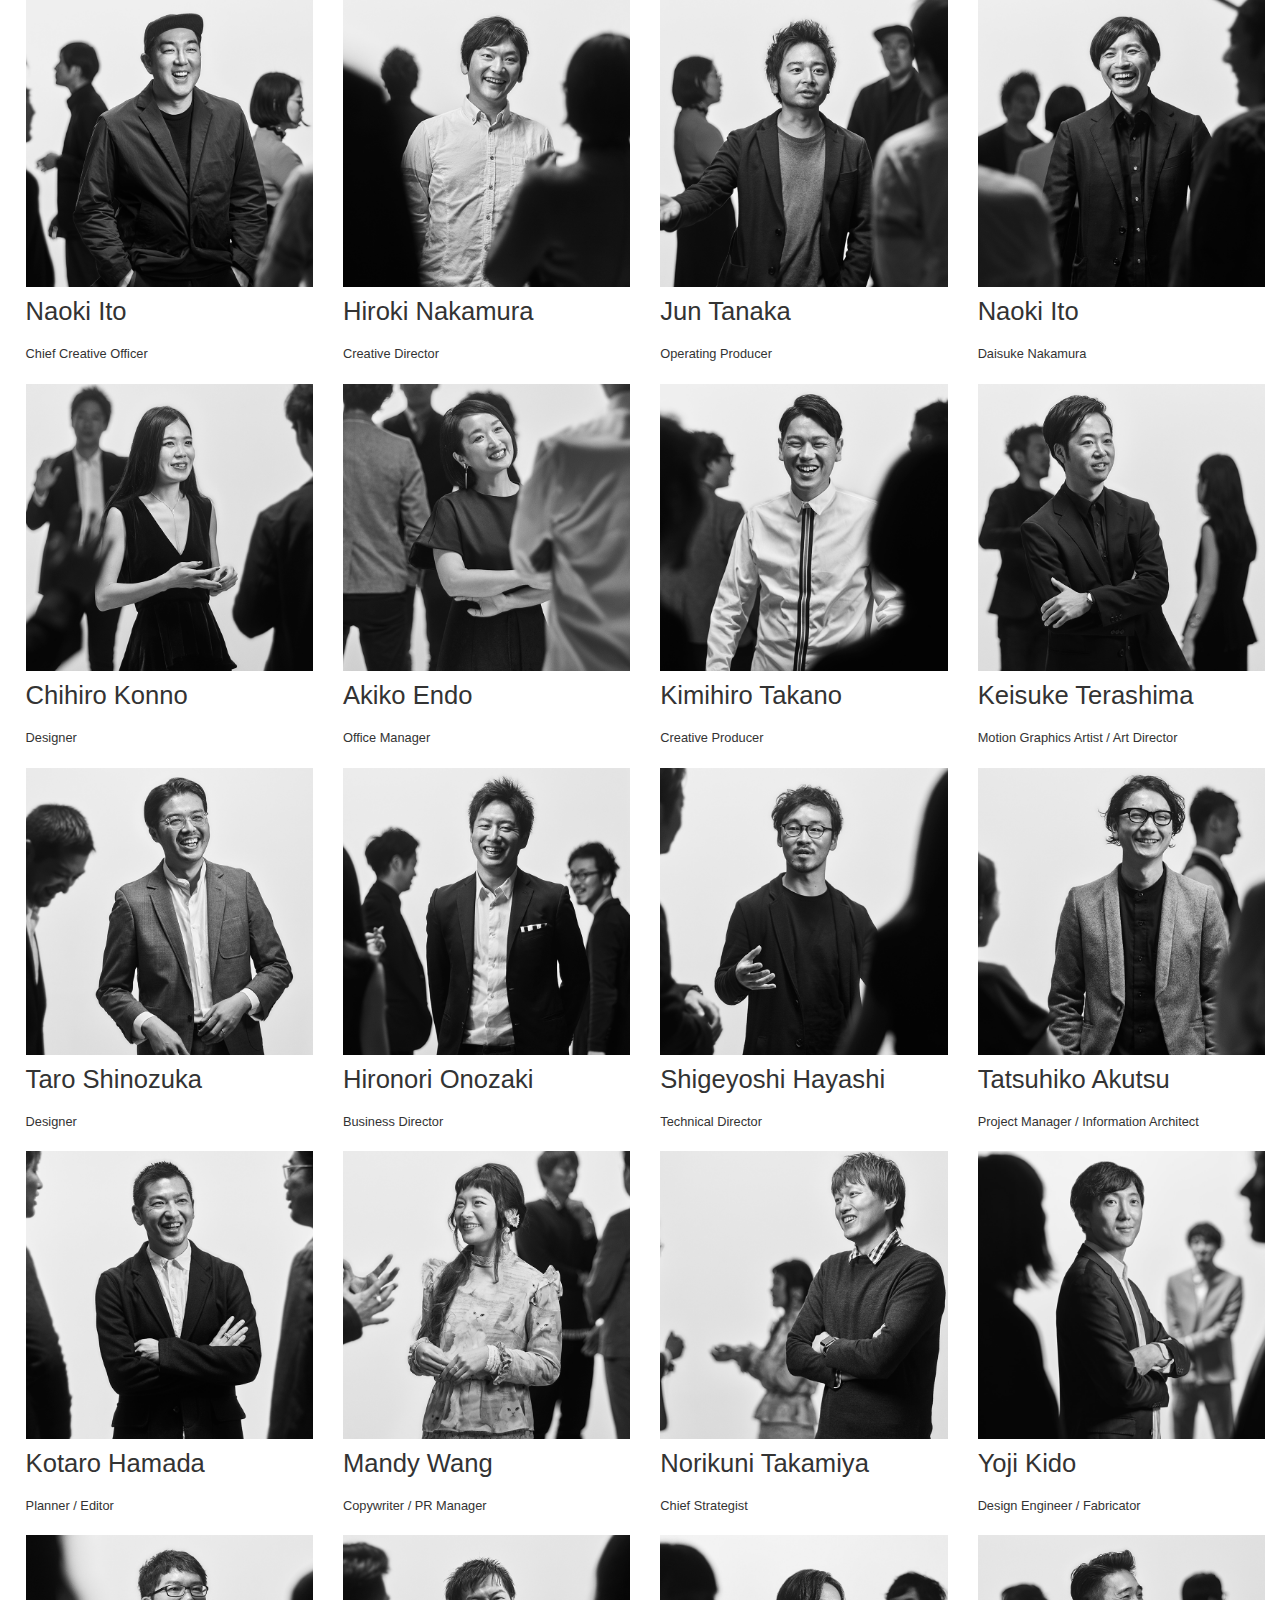
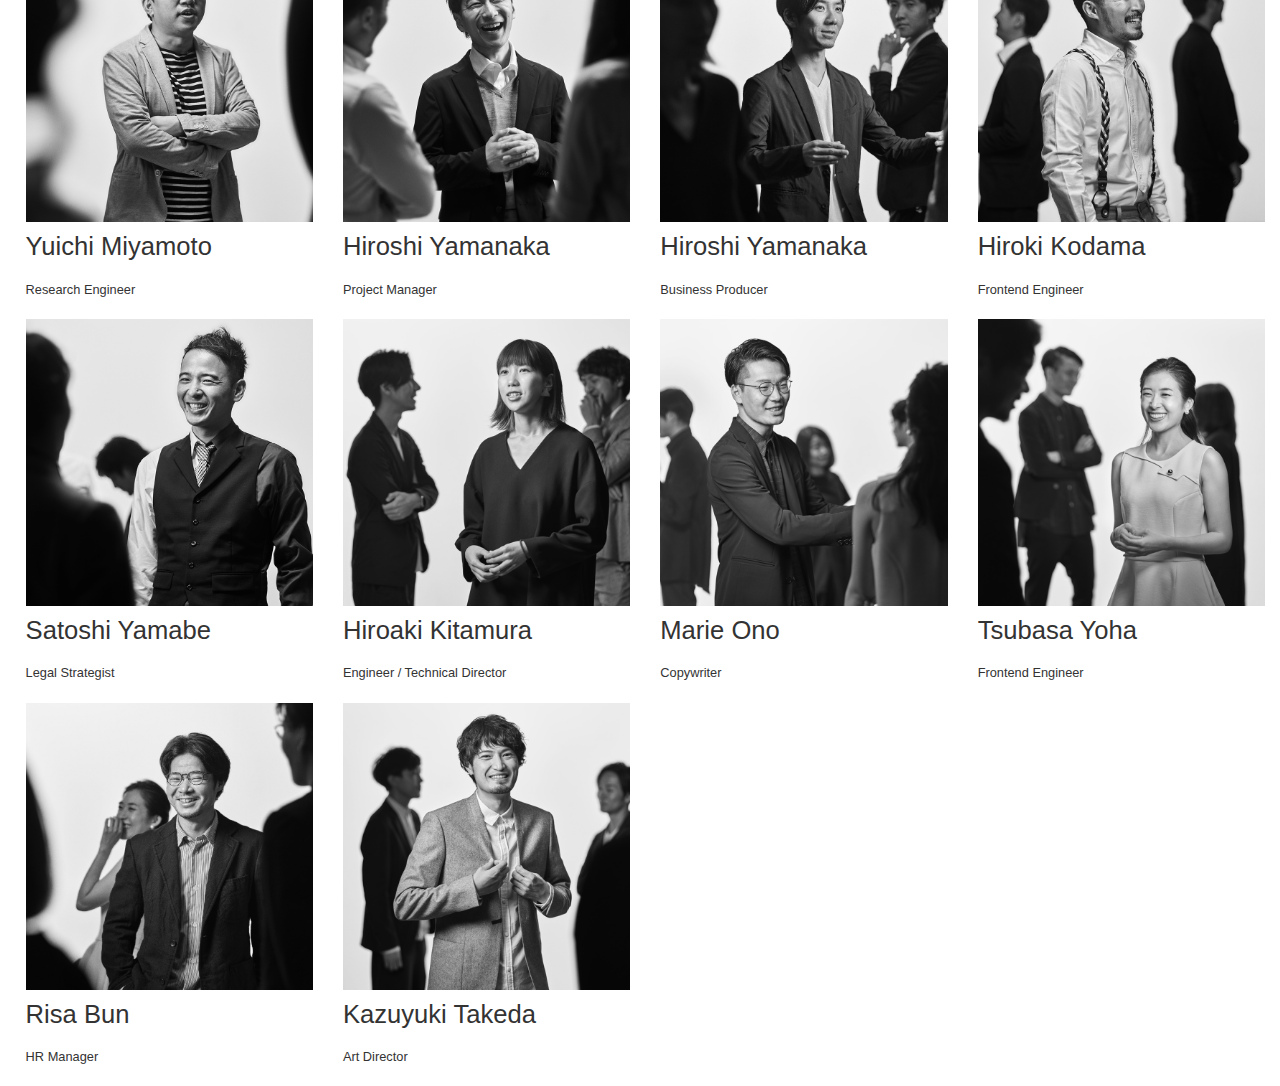
<file: html/photoList.html>
<!DOCTYPE html>
<html>
	<head>
		<meta name="viewport" content="width=device-width, initial-scale=1, maximum-scale=1, user-scalable=no">
		<title>about</title>
		<link rel="stylesheet" type="text/css" href="../css/bootstrap.css"/>
		<link rel="stylesheet" type="text/css" href="../css/about.css"/>
		<script src="../js/bootstrap.min.js" ></script>		
		<script src="../js/jquery.min.js" ></script>
		<script type="text/javascript" src="../js/jquery.mousewheel.js" ></script>
	</head>
	<body>
		<div id="pholist">
			<div class="boxlist container">
				<div class="row row1">
					<div class="col-xs-6 col-md-3 col1">
						<p class="pic">
							<img src="../img/about/a01.jpg" class="img-responsive" />
						</p>
						<h4>Naoki Ito</h4>
						<p class="description">Chief Creative Officer</p>
					</div>
					
					<div class="col-xs-6 col-md-3 col1">
						<p class="pic">
							<img src="../img/about/a02.jpg" class="img-responsive">
						</p>
						<h4>Hiroki Nakamura</h4>
						<p class="description">Creative Director</p>
					</div>
					
					<div class="col-xs-6 col-md-3 col1">
						<p class="pic">
							<img src="../img/about/a03.jpg" class="img-responsive">
						</p>
						<h4>Jun Tanaka</h4>
						<p class="description">Operating Producer</p>
					</div>
					
					<div class="col-xs-6 col-md-3 col1">
						<p class="pic">
							<img src="../img/about/a04.jpg" class="img-responsive">
						</p>
						<h4>Naoki Ito</h4>
						<p class="description">Daisuke Nakamura</p>
					</div>
					
					<!--第二行栅格系统-->
					
					<div class="col-xs-6 col-md-3 col1">
						<p class="pic">
							<img src="../img/about/a05.jpg" class="img-responsive">
						</p>
						<h4>Chihiro Konno</h4>
						<p class="description">Designer</p>
					</div>
					
					<div class="col-xs-6 col-md-3 col1">
						<p class="pic">
							<img src="../img/about/a06.jpg" class="img-responsive">
						</p>
						<h4>Akiko Endo</h4>
						<p class="description">Office Manager</p>
					</div>
					
					<div class="col-xs-6 col-md-3 col1">
						<p class="pic">
							<img src="../img/about/a07.jpg" class="img-responsive">
						</p>
						<h4>Kimihiro Takano</h4>
						<p class="description">Creative Producer</p>
					</div>
					
					<div class="col-xs-6 col-md-3 col1">
						<p class="pic">
							<img src="../img/about/a08.jpg" class="img-responsive">
						</p>
						<h4>Keisuke Terashima</h4>
						<p class="description">Motion Graphics Artist /  Art Director</p>
					</div>
					
					<!------------第三行栅格系统---------------->
					
					<div class="col-xs-6 col-md-3 col1">
						<p class="pic">
							<img src="../img/about/a09.jpg" class="img-responsive">
						</p>
						<h4>Taro Shinozuka</h4>
						<p class="description">Designer</p>
					</div>
					
					<div class="col-xs-6 col-md-3 col1">
						<p class="pic">
							<img src="../img/about/a10.jpg" class="img-responsive">
						</p>
						<h4>Hironori Onozaki</h4>
						<p class="description">Business Director</p>
					</div>
					
					<div class="col-xs-6 col-md-3 col1">
						<p class="pic">
							<img src="../img/about/a11.jpg" class="img-responsive">
						</p>
						<h4>Shigeyoshi Hayashi</h4>
						<p class="description">Technical Director</p>
					</div>
					
					<div class="col-xs-6 col-md-3 col1">
						<p class="pic">
							<img src="../img/about/a12.jpg" class="img-responsive">
						</p>
						<h4>Tatsuhiko Akutsu</h4>
						<p class="description">Project Manager / Information Architect</p>
					</div>
					
					<!-------第四行栅格系统-------->
					<div class="col-xs-6 col-md-3 col1">
						<p class="pic">
							<img src="../img/about/a13.jpg" class="img-responsive">
						</p>
						<h4>Kotaro Hamada</h4>
						<p class="description">Planner / Editor</p>
					</div>
					
					<div class="col-xs-6 col-md-3 col1">
						<p class="pic">
							<img src="../img/about/a14.jpg" class="img-responsive">
						</p>
						<h4>Mandy Wang</h4>
						<p class="description">Copywriter / PR Manager </p>
					</div>
					
					<div class="col-xs-6 col-md-3 col1">
						<p class="pic">
							<img src="../img/about/a15.jpg" class="img-responsive">
						</p>
						<h4>Norikuni Takamiya</h4>
						<p class="description">Chief Strategist</p>
					</div>
					
					<div class="col-xs-6 col-md-3 col1">
						<p class="pic">
							<img src="../img/about/a16.jpg" class="img-responsive">
						</p>
						<h4>Yoji Kido</h4>
						<p class="description">Design Engineer / Fabricator</p>
					</div>
					
					<!-----第五行栅格系统------>
					<div class="col-xs-6 col-md-3 col1">
						<p class="pic">
							<img src="../img/about/a17.jpg" class="img-responsive">
						</p>
						<h4>Yuichi Miyamoto</h4>
						<p class="description">Research Engineer</p>
					</div>
					
					<div class="col-xs-6 col-md-3 col1">
						<p class="pic">
							<img src="../img/about/a18.jpg" class="img-responsive">
						</p>
						<h4>Hiroshi Yamanaka</h4>
						<p class="description">Project Manager</p>
					</div>
					
					<div class="col-xs-6 col-md-3 col1">
						<p class="pic">
							<img src="../img/about/a19.jpg" class="img-responsive">
						</p>
						<h4>Hiroshi Yamanaka</h4>
						<p class="description">Business Producer</p>
					</div>
					
					<div class="col-xs-6 col-md-3 col1">
						<p class="pic">
							<img src="../img/about/a20.jpg" class="img-responsive">
						</p>
						<h4>Hiroki Kodama</h4>
						<p class="description">Frontend Engineer</p>
					</div>
					
					<!--第6行栅格系统-->
					<div class="col-xs-6 col-md-3 col1">
						<p class="pic">
							<img src="../img/about/a21.jpg" class="img-responsive">
						</p>
						<h4>Satoshi Yamabe</h4>
						<p class="description">Legal Strategist</p>
					</div>
					
					<div class="col-xs-6 col-md-3 col1">
						<p class="pic">
							<img src="../img/about/a22.jpg" class="img-responsive">
						</p>
						<h4>Hiroaki Kitamura</h4>
						<p class="description">Engineer / Technical Director</p>
					</div>
					
					<div class="col-xs-6 col-md-3 col1">
						<p class="pic">
							<img src="../img/about/a23.jpg" class="img-responsive">
						</p>
						<h4>Marie Ono</h4>
						<p class="description">Copywriter</p>
					</div>
					
					<div class="col-xs-6 col-md-3 col1">
						<p class="pic">
							<img src="../img/about/a24.jpg" class="img-responsive">
						</p>
						<h4>Tsubasa Yoha</h4>
						<p class="description">Frontend Engineer</p>
					</div>
					
					<div class="col-xs-6 col-md-3 col1">
						<p class="pic">
							<img src="../img/about/a25.jpg" class="img-responsive">
						</p>
						<h4>Risa Bun</h4>
						<p class="description">HR Manager</p>
					</div>
					
					<div class="col-xs-6 col-md-3 col1">
						<p class="pic">
							<img src="../img/about/a26.jpg" class="img-responsive">
						</p>
						<h4>Kazuyuki Takeda</h4>
						<p class="description">Art Director</p>
					</div>
				</div>
			</div>
		</div>
	</body>
</html>
</file>
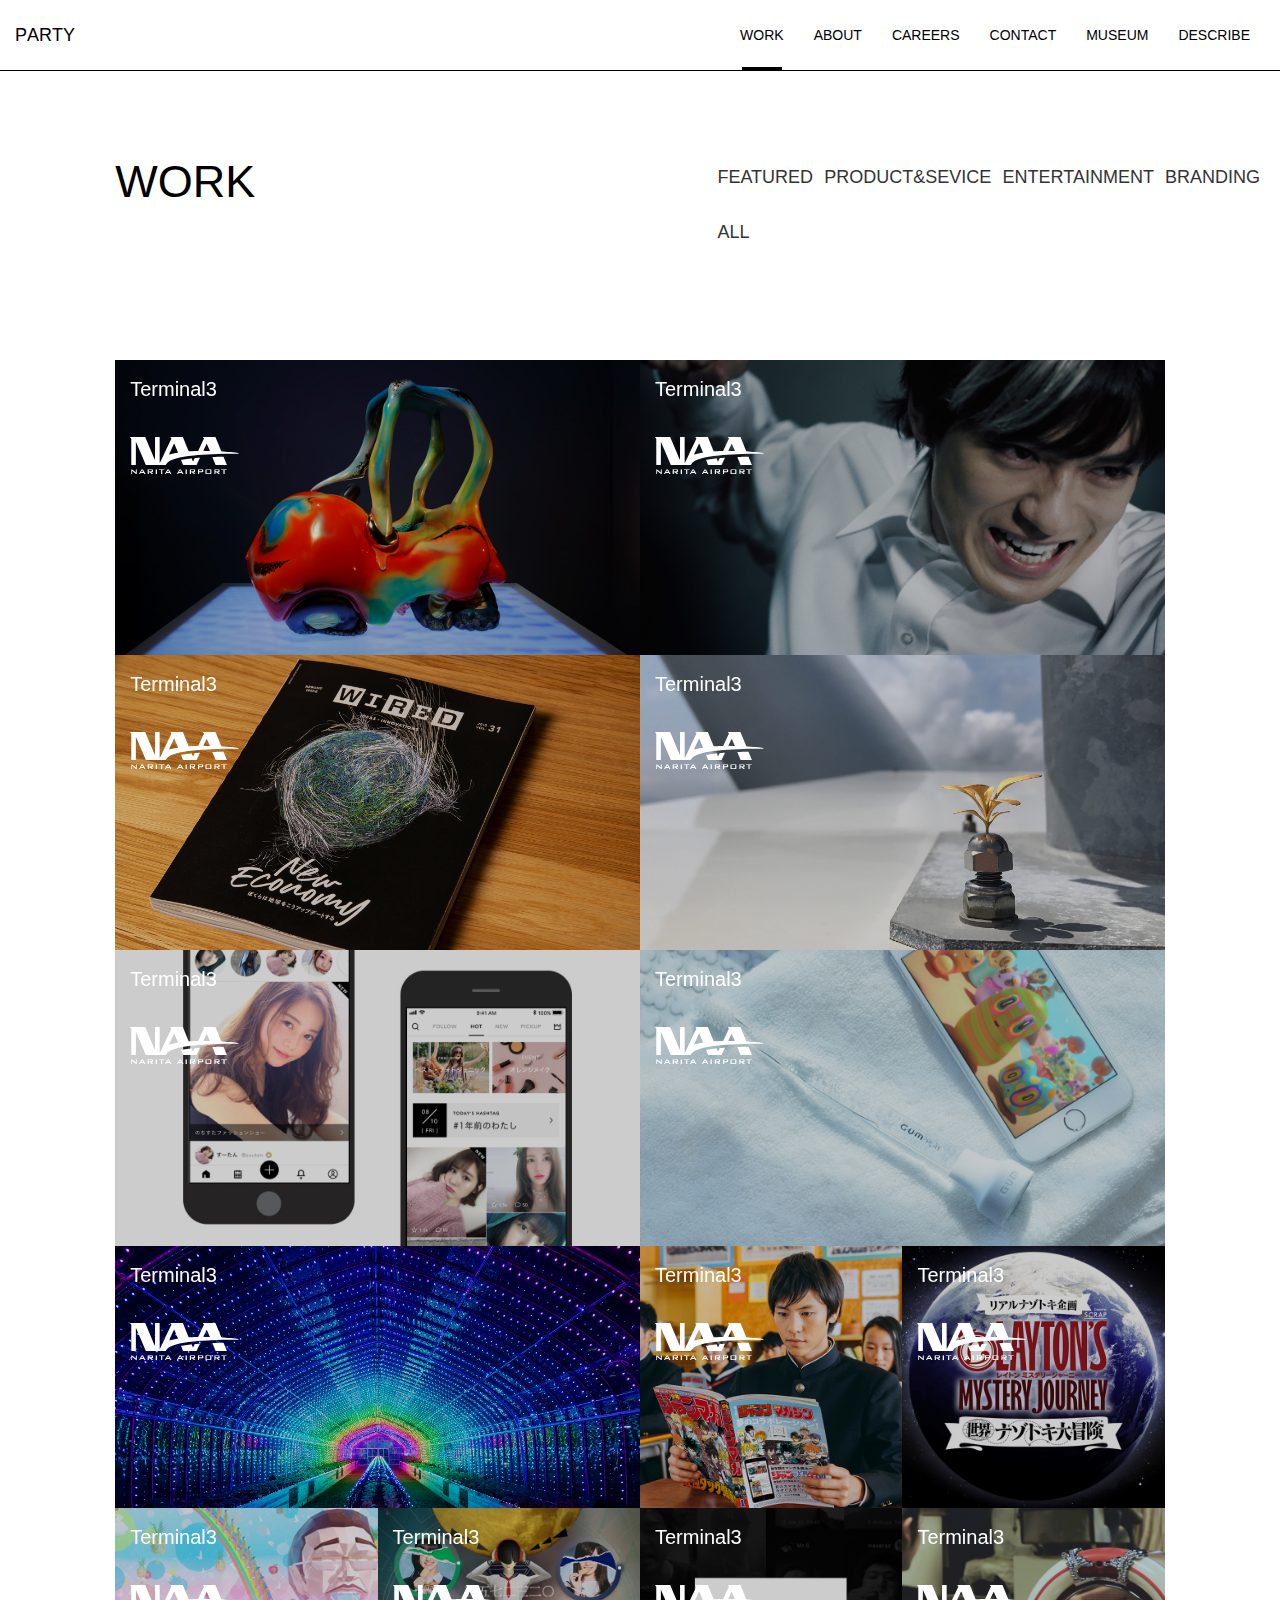
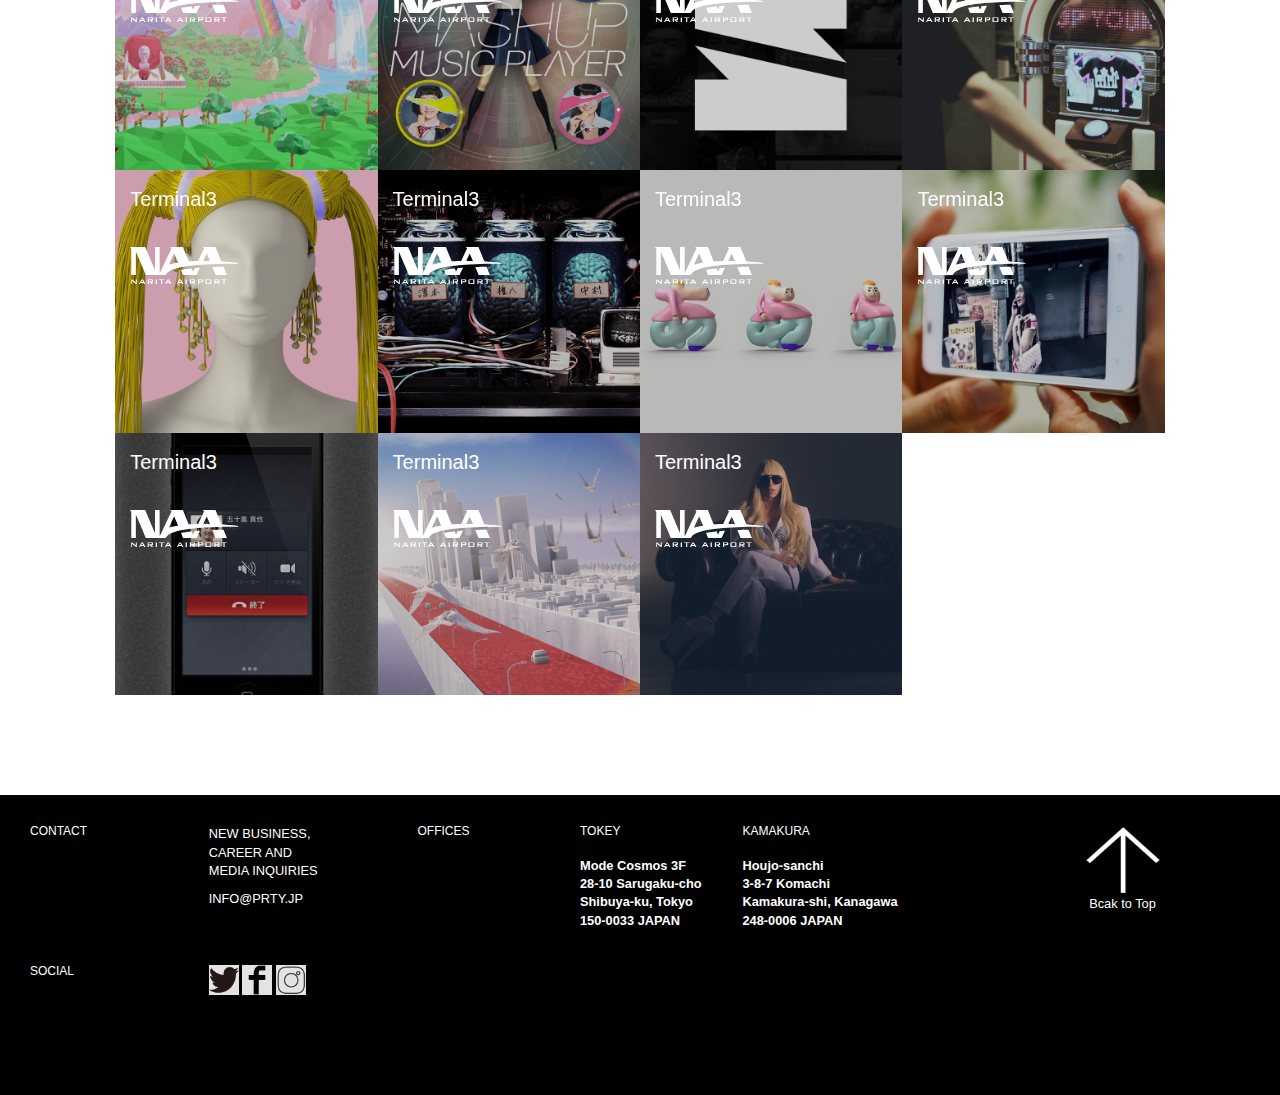
<file: html/work.html>
<!DOCTYPE html>
<html>
	<head>
		<meta charset="UTF-8">
		<meta name="viewport" content="width=device-width, initial-scale=1, maximum-scale=1, user-scalable=no">
		<title>P WORK - PARTY</title>
		<link rel="stylesheet" href="../css/bootstrap.css" />
		<link rel="stylesheet" href="../css/work.css" />
		<link rel="stylesheet" href="../css/work01.css" />
		<script type="text/javascript" src="../js/jquery.min.js" ></script>
		<script type="text/javascript" src="../js/bootstrap.js" ></script>
		<script type="text/javascript" src="../js/careers.js" ></script>
		<script type="text/javascript" src="../js/jquery.mousewheel.js"></script>
		<script type="text/javascript" src="../js/top.js" ></script>
		<script type="text/javascript" src="../js/work.js" ></script>
	</head>
	<body>
		<!------------------导航栏---------------------->
		<nav class="navbar navbar-fixed-top one" id="headd">
  			<div class="container-fluid">
   			 <div class="navbar-header hea">
		    	<button type="button" class="navbar-toggle collapsed butt" data-toggle="collapse" data-target="#bs-example-navbar-collapse-1" aria-expanded="false">
		        <span class="sr-only">Toggle navigation</span>
		        <span class="icon-bar"></span>
		        <span class="icon-bar"></span>
		        <span class="icon-bar"></span>
		     </button>
    		  <a class="navbar-brand" href="../index.html">
    		  	<ul class="wrap">
	  				<li class="p1">P</li>
	    		  	<li class="p2">A</li>
	    		  	<li class="p3">R</li>
	    		  	<li class="p4">T</li>
	    		  	<li class="p5">Y</li>	
    		  	</ul>
    		  </a>
    		
   	 		</div>

    <div class="collapse navbar-collapse dd" id="bs-example-navbar-collapse-1">
      <ul class="nav navbar-nav own">
         <li class="bb"><a href="work.html">WORK</a></li>
       	 <li><a href="about.html">ABOUT</a></li>
       	 <li><a href="careers.html">CAREERS</a></li>
       	 <li><a href="#">CONTACT</a></li>
       	 <li><a href="museum.html">MUSEUM</a></li>
       	 <li><a href="describe.html">DESCRIBE</a></li>
      </ul>
    </div>
  </div>
</nav>
		
		<!--------------------文字动画和菜单栏-------------------------->
	<div class="big">
		<div class="row">
			<div class=" col-xs-2 col-md-2">
				<p class="worked">WORK</p>
			</div>
			
			<div class="col-xs-12 col-md-6 secondmenu">
				<ul class="list">
					<li class="current">FEATURED</li>
					<li>PRODUCT&SEVICE</li>
					<li>ENTERTAINMENT</li>
					<li>BRANDING</li>
					<li class="menuall">ALL</li>	
				</ul>
			</div>
		</div>	
	</div>	

<!-------------------------------------隐藏的菜单----------------------------------->

		<div class="filterby">
			Filter By:
		</div>

		<!--------------------------隐藏的栅格系统-------------------------------->
		
		<div class="blackbox">
			<div class="menubox">
				<div class="b01 col-md-2 col-xs-6">
					<ul class="u01">
						<li>#3D Printing</li>
						<li>#BitCoin</li>
						<li>#Creative Process</li>
						<li>#Film</li>
						<li>#Interactive Art</li>
						<li>#Media Design</li>
						<li>#Museum</li>
						<li>#Platform</li>
						<li>#Space Design</li>
					</ul>
				</div>
				<div class="b02 col-md-2">
					<ul class="u01">
						<li>#AR</li>
						<li>#Campaign</li>
						<li>#Deep Learning</li>
						<li>#Game</li>
						<li>#Interactive TV</li>
						<li>#Mobile App</li>
						<li>#Music</li>
						<li>#Product</li>
						<li>#TV Program</li>
					</ul>
				</div>
				<div class="b03 col-md-2">
					<ul class="u01">
						<li>#Art</li>
						<li>#Character Design</li>
						<li>#Education</li>
						<li>#Graphics</li>
						<li>#IoT</li>
						<li>#Motion Graphics</li>
						<li>#Music Video</li>
						<li>#Sensor Fusion</li>
						<li>#VR</li>
					</ul>
				</div>
				<div class="b04 col-md-2">
					<ul class="u01">
						<li>#Artificial Intelligence</li>
						<li>#CI</li>
						<li>#Event</li>
						<li>#Image Recognition</li>
						<li>#Magazine</li>
						<li>#MR</li>
						<li>#OOH</li>
						<li>#Service</li>
						<li>#Web App</li>
					</ul>
				</div>
				<div class="b05 col-md-3">
					<ul class="u01">
						<li style="cursor: pointer;">#Big Data</li>
						<li>#Consulting</li>
						<li>#Exhibition</li>
						<li>#Installation</li>
						<li>#Media</li>
						<li>#Multi-screen</li>
						<li>#PARTY Original</li>
						<li>#Social Media</li>
						<li>#Website</li>
					</ul>
				</div>
			</div>
		</div>
		
	<section id="boxcontain">
		<!--------------------第一个盒子------------------------>
		<section class="current feature">
			<div class="row rowe01">			
				<div class="lefbox col-xs-12 col-md-6 rotatesimg" id="floatone">
					<p class="pic pc101" id="imge1">
						<img src="../img/work/a011.jpg" />
					</p>
				</div>
				
				<div class="rightbox col-xs-12 col-md-6 rotatesimg" id="floatone">
					<p class="pic pc102">
						<img src="../img/work/a02.jpg" />
					</p>
				</div>
			</div>	
			
		<!--------------------------第二行------------------------>	
			<div class="row rowe01">
				
				<div class="lefbox col-xs-12 col-md-6 rotatesimg" id="floatone">
					<p class="pic pc201">
						<img src="../img/work/a03.jpg" />
					</p>
				</div>
				
				<div class="rightbox col-xs-12 col-md-6 rotatesimg" id="floatone">
					<p class="pic pc202">
						<img src="../img/work/a04.png" />
					</p>
				</div>
			</div>	
				
		<!---------------------------第三行---------------------------------->	
			
		<div class="row rowe01">
				
				<div class="lefbox col-xs-12 col-md-6" id="floatscroll">
					<p class="pic pc301">
						<img src="../img/work/a01.jpg" />
					</p>
				</div>
				
				<div class="rightbox col-xs-12 col-md-6" id="floatscroll2">
					<p class="pic pc302">
						<img src="../img/work/a05.jpg" />
					</p>
				</div>
			</div>	
			
			<!---------------------------第四行------------------------------>
			
			<div class="row rowe01">
				
				<div class="lefbox col-xs-12 col-md-6" id="floatscroll3">
					<p class="pic pc401">
						<img src="../img/work/a06.jpg" />
					</p>
				</div>
				
				<div class="rightbox col-xs-12 col-md-6" id="floatscroll4">
					<p class="pic pc402">
						<img src="../img/index/01.jpg" />
					</p>
				</div>
			</div>	
			
			<!----------------------第五行--------------------->
			
		<div class="row rowe01">
				
				<div class="lefbox col-xs-12 col-md-6" id="floatscroll5">
					<p class="pic pc501">
						<img src="../img/index/02.jpg" />
					</p>
				</div>
				
				<div class="rightbox col-xs-12 col-md-6" id="floatscroll6">
					<p class="pic pc502">
						<img src="../img/work/a08.png" />

					</p>
				</div>
			</div>	
			
			<!-------------------------第六行------------------------->
			
		<div class="row rowe01">
				
				<div class="lefbox col-xs-12 col-md-6" id="floatscroll7">
					<p class="pic pc601">
						<img src="../img/index/08.jpg" />
					</p>
				</div>
				<div class="rightbox col-xs-12 col-md-6" id="floatscroll8">
					<p class="pic pc602">
						<img src="../img/work/a10.png" />
					</p>
				</div>
			</div>	
			
			<!---------------------第七行---------------------->
			
		<div class="row rowe01">
				
				<div class="lefbox col-xs-12 col-md-6" id="floatscroll9">
					<p class="pic pc701">
						<img src="../img/work/a13.png" />
					</p>
				</div>
				
				<div class="rightbox col-xs-12 col-md-6" id="floatscroll10">
					<p class="pic pc702">
						<img src="../img/index/04.jpg" />
					</p>
				</div>
			</div>	
			
			<!---------------第八行----------------->
			
			<div class="row rowe01">
				
				<div class="lefbox col-xs-12 col-md-6" id="floatscroll11">
					<p class="pic pc801">
						<img src="../img/work/a15.jpg" />
					</p>
				</div>
			</div>	
		</section>	
			
			
			<!--------------------第二个盒子------------------------>
		<section class="product">
			<!---------------------------第一行------------------------------>		
				<div class="row rowe03">			
					<div class="lefbox col-xs-12 col-md-6 rotatesimg" id="rr" >
						<p class="pic pc102">
							<img src="../img/p01.jpg"/>
						</p>
					</div>					
					<div class="leftwo col-xs-6 col-md-3 rotatesimg">
						<p class="pic pc102">
							<img src="../img/p12.png"/>
						</p>
					</div>
						
					<div class="rightbox col-xs-6 col-md-3 rotatesimg">
						<p class="pic pc102">
							<img src="../img/p03.jpg"/>
						</p>
					</div>
				</div>
				
              <!-------------------第二行------------->				
				<div class="row rowe03">			
					<div class="lefbox col-xs-12 col-md-6 rotatesimg" id="rr">
						<p class="pic pc102">
							<img src="../img/p21.jpg"/>
						</p>

					</div>					
					<div class="leftwo col-xs-6 col-md-3 rotatesimg">
						<p class="pic pc102">
							<img src="../img/p22.png"/>
						</p>

					</div>
						
					<div class="rightbox col-xs-6 col-md-3 rotatesimg">
						<p class="pic pc102">
							<img src="../img/p232.jpg"/>
						</p>

					</div>
				</div>
				
				<!-------------------第三行------------->				
				<div class="row rowe03">			
					<div class="lefbox col-xs-12 col-md-6" id="rr">
						<p class="pic pc102">
							<img src="../img/p31.jpg"/>
						</p>

					</div>					
					<div class="leftwo col-xs-6 col-md-3">
						<p class="pic pc102">
							<img src="../img/p322.jpg"/>
						</p>

					</div>
						
					<div class="rightbox col-xs-6 col-md-3">
						<p class="pic pc102">
							<img src="../img/p33.jpg"/>
						</p>

					</div>
				</div>
				
				<!-------------------第四行------------->				
				<div class="row rowe03">			
					<div class="lefbox col-xs-6 col-md-3">
						<p class="pic pc102">
							<img src="../img/p41.jpg"/>
						</p>

					</div>					
					<div class="leftwo col-xs-6 col-md-3">
						<p class="pic pc102">
							<img src="../img/p422.jpg"/>
						</p>

					</div>
						
					<div class="rightbox col-xs-12 col-md-6" id="rr">
						<p class="pic pc102">
							<img src="../img/p43.jpg"/>
						</p>

					</div>
				</div>
				
				<!-------------------第五行------------->				
				<div class="row rowe03">			
					<div class="lefbox col-xs-6 col-md-3">
						<p class="pic pc102">
							<img src="../img/p51.jpg"/>
						</p>

					</div>					
					<div class="leftwo col-xs-6 col-md-3">
						<p class="pic pc102">
							<img src="../img/p52.jpg"/>
						</p>

					</div>
						
					<div class="rightbox col-xs-6 col-md-3">
						<p class="pic pc102">
							<img src="../img/p533.jpg"/>
						</p>
					</div>
				</div>
			
		</section>
			
			
			
			
			
			<!------------------------------第三个盒子------------------------------->
		<section class="entertain">			
				<div class="row rowe01">				
				<div class="lefbox col-xs-12 col-md-6 rotatesimg" id="floattwo">
					<p class="pic pc102">
						<img src="../img/work/a05.jpg" />
					</p>

				</div>
				
				<div class="rightbox col-xs-12 col-md-6 rotatesimg" id="floattwo">
					<p class="pic pc102">
						<img src="../img/work/a06.jpg" />
					</p>

				</div>
			</div>	
			
		<!--------------------------第二行------------------------>	
			<div class="row rowe01">
				
				<div class="lefbox col-xs-12 col-md-6 rotatesimg" id="floattwo">
					<p class="pic pc102">
						<img src="../img/index/01.jpg" />
					</p>

				</div>
				
				<div class="rightbox col-xs-12 col-md-6 rotatesimg" id="floattwo">
					<p class="pic pc102">
						<img src="../img/index/02.jpg" />
					</p>

				</div>
			</div>	
				
		<!---------------------------第三行---------------------------------->	
			
		<div class="row rowe01">
				
				<div class="lefbox col-xs-12 col-md-6">
					<p class="pic pc102">
						<img src="../img/work/a08.png" />
					</p>
	
				</div>
				
				<div class="rightbox col-xs-12 col-md-6">
					<p class="pic pc102">
						<img src="../img/work/a011.jpg" />
					</p>

				</div>
			</div>	
			
			<!---------------------------第四行------------------------------>
			
				<div class="row rowe01">			
					<div class="lefbox col-xs-12 col-md-6" id="rr">
						<p class="pic pc102">
							<img src="../img/e41.jpg"/>
						</p>

					</div>					
						<div class="midbox col-xs-6 col-md-3">
							<p class="pic pc102">
								<img src="../img/e43.jpg"/>
							</p>

						</div>
						
						<div class="rightbbox col-xs-6 col-md-3">
							<p class="pic pc102">
								<img src="../img/e42.jpg"/>
							</p>

						</div>
				</div>	
			
			<!----------------------第五行--------------------->
			
		<div class="row rowe01">
				
				<div class="lefbox col-xs-6 col-md-3">
					<p class="pic pc102">
						<img src="../img/e51.jpg" />
					</p>

				</div>
				
				<div class="leftwo col-xs-6 col-md-3">
					<p class="pic pc102">
						<img src="../img/e52.jpg" />
					</p>

				</div>
				
				<div class="lefthree col-xs-6 col-md-3">
					<p class="pic pc102">
						<img src="../img/e611.jpg" />
					</p>

				</div>
				
				<div class="rightbox col-xs-6 col-md-3">
					<p class="pic pc102">
						<img src="../img/e54.jpg" />

					</p>

				</div>
			</div>	
			
			<!-------------------------第六行------------------------->
			
		<div class="row rowe01">
				
				<div class="lefbox col-xs-6 col-md-3">
					<p class="pic pc102">
						<img src="../img/e622.jpg"/>
					</p>

				</div>
				
				<div class="leftwo col-xs-6 col-md-3">
					<p class="pic pc102">
						<img src="../img/e62.jpg" />
					</p>

				</div>
				
				<div class="lefthree col-xs-6 col-md-3">
					<p class="pic pc102">
						<img src="../img/e633.jpg" />
					</p>

				</div>
				
				<div class="rightbox col-xs-6 col-md-3" id="floatscroll5">
					<p class="pic pc102">
						<img src="../img/e64.jpg" />
					</p>

				</div>
			</div>	
			
			<!---------------------第七行---------------------->
			
			<div class="row rowe01">	
				<div class="lefbox col-xs-6 col-md-3">
					<p class="pic pc102">
						<img src="../img/e71.jpg" />
					</p>

				</div>
				
				<div class="leftwo col-xs-6 col-md-3">
					<p class="pic pc102">
						<img src="../img/e72.jpg" />
					</p>

				</div>
				
				<div class="rightbox col-xs-6 col-md-3">
					<p class="pic pc102">
						<img src="../img/e73.jpg" />
					</p>

				</div>
			</div>			
		</section>
			
			
			<!------------------------------第四个盒子----------------------------------->
		<section class="branding">
			<!-------------------第一行------------------------->
			<div class="row rowe12">
				
				<div class="lefbox col-xs-12 col-md-6 rotatesimg" id="floattwo">
					<p class="pic pc102">
						<img src="../img/work/a01.jpg" />
					</p>

				</div>
				
				<div class="rightbox col-xs-12 col-md-6 rotatesimg" id="floattwo">
					<p class="pic pc102">
						<img src="../img/work/a02.jpg" />
					</p>

				</div>
			</div>	
			
			<!-------------------第二行------------------------->
				<div class="row rowe12">			
					<div class="lefbox col-xs-6 col-md-3 rotatesimg">
						<p class="pic pc102">
							<img src="../img/work/w04.jpg"/>
						</p>

					</div>					
					<div class="midbox col-xs-6 col-md-3 rotatesimg">
						<p class="pic pc102">
							<img src="../img/work/w03.jpg"/>
						</p>

					</div>
						
					<div class="rightbbox col-xs-12 col-md-6 rotatesimg" id="rr">
						<p class="pic pc102">
							<img src="../img/work/a13.png"/>
						</p>

					</div>
				</div>
				
		<!-----------------------第三行----------------------->		
			<div class="row rowe12">
				<div class="lefbox col-xs-6 col-md-3">
					<p class="pic pc102">
						<img src="../img/work/w31.png" />
					</p>

				</div>
				
				<div class="leftwo col-xs-6 col-md-3">
					<p class="pic pc102">
						<img src="../img/work/w32.jpg" />
					</p>

				</div>
				
				<div class="lefthree col-xs-6 col-md-3">
					<p class="pic pc102">
						<img src="../img/work/w33.jpg" />
					</p>

				</div>
				
				<div class="rightbox col-xs-6 col-md-3">
					<p class="pic pc102">
						<img src="../img/work/w34.png" />

					</p>

				</div>
			</div>	
			
			<!-------------------第四行------------------------->
				<div class="row rowe12">			
					<div class="lefbox col-xs-6 col-md-3">
						<p class="pic pc102">
							<img src="../img/work/w41.jpg"/>
						</p>

					</div>					
					<div class="midbox col-xs-6 col-md-3">
						<p class="pic pc102">
							<img src="../img/work/w43.jpg"/>
						</p>

					</div>
						
					<div class="rightbbox col-xs-12 col-md-6" id="rr">
						<p class="pic pc102">
							<img src="../img/work/a04.png"/>
						</p>

					</div>
				</div>
			
			<!-----------------------第五行----------------------->		
			<div class="row rowe12">
				<div class="lefbox col-xs-6 col-md-3">
					<p class="pic pc102">
						<img src="../img/work/w51.jpg" />
					</p>

				</div>
				
				<div class="leftwo col-xs-6 col-md-3">
					<p class="pic pc102">
						<img src="../img/w522.jpg" />
					</p>

				</div>
				
				<div class="lefthree col-xs-6 col-md-3">
					<p class="pic pc102">
						<img src="../img/work/w53.jpg" />
					</p>

				</div>
				
				<div class="rightbox col-xs-6 col-md-3">
					<p class="pic pc102">
						<img src="../img/work/w54.jpg" />

					</p>

				</div>
			</div>	
			
		</section>
		
		
		<section class="all"></section>
			
			
			
			
	</section>
<!-----------------------底部导航-------------------------->
			
			<div class="bot">
				<div class="row7 col-md-12">
						<div class="three col-xs-1 col-md-12">
							<div id="two">
								<div id="title">
									<h6 style="margin: 0; padding: 0;">CONTACT</h6>
								</div>
								<div id="text">
									NEW BUSINESS,<br />
									CAREER AND<br />
									<p>MEDIA INQUIRIES</p>
									<p style="cursor: pointer;">INFO@PRTY.JP</p>
								</div>
							</div>
							<div class="social">
								<div id="title">
								<h6 style="margin: 0; padding: 0;">SOCIAL</h6>
								</div>
								<div class="icons">
									<img src="../img/img/tuite1.png" style="width: 30px; height: 30px; background-color: #E3E3E3;"/>
									<img src="../img/Facebook.png" style="width: 30px; height: 30px;background-color: #E3E3E3;"/>
									<img src="../img/instagram.png" style="width: 30px; height: 30px;background-color: #E3E3E3;"/>
								</div>
							</div>					
						</div>
						
						
						<div id="offices" class="box  col-xs-10 col-md-10">
							<h6 style="margin: 0; padding: 0;">OFFICES</h6>
						</div>
						
						<div id="tokyo" class="box  col-xs-10 col-md-10">
							<h6 style="margin: 0; padding: 0;">TOKEY</h6>
							<br />
							Mode Cosmos 3F<br />
							28-10 Sarugaku-cho<br />
							Shibuya-ku, Tokyo<br />
							150-0033 JAPAN</p>
						</div>
						
						<div id="kamakua" class="box col-xs-5 col-md-10">
							<h6 style="margin: 0; padding: 0;">KAMAKURA</h6>
							<br />
							Houjo-sanchi<br />
							3-8-7 Komachi<br />
							Kamakura-shi, Kanagawa<br />
							248-0006 JAPAN<br />
						</div>
						
						<div id="return" class="box col-xs-9 col-md-1">
							<img src="../img/img/up.png" id="returntop" style="width: 78px; height: 70px;margin: 0; padding: 0; cursor: pointer;"/>
							<br />Bcak to Top
						</div>
				</div>
		</div>

	</body>
</html>
</file>
<file: css/index.css>
*{
	margin: 0;
	padding: 0;
	list-style: none;
	text-decoration: none;
}
html,body,section{
	width: 100%;
	height: 100%;	
}

#headd{
	width: 100%;
	border-bottom: 1px solid black;
}
.one{
	width: 100%;
	color: black;
	background-color: white;
	border-bottom: 1px solid black;
}
.own li a:hover{
	background-color: white;
	color: black;
}
/*---------------伪类-------------------*/
.own li{
	position: relative;
}
.own li:after{
	content: '';
	width: 20px;
	height: 2px;
	position: absolute;
	background-color: black;
	bottom: -10px;
	left: 50%;
	transform: translateX(-50%)scale(0);
	transition: all .5s;
}
.own li:hover::after{
	transform: translateX(-50%)scale(2);
}


.icon-bar{
	background-color: black;
}
.dd ul{
	float: right;
	margin: 10px 0;
}
.own li a{
	color: black;
	position: relative;
	text-align: center;
}
.wrap li{
	color: black;
	float: left;
	margin: 10px 0;
	cursor: pointer;
}
.p1{
	animation: p1 1s ease-in;
	overflow: hidden;
}
@keyframes p1{
    from {
        opacity: 0;
    }
    to {
        opacity: 1;
    }
}
.p2{
	animation: p2 1.2s ease-in;
	overflow: hidden;
}
@keyframes p2{
    from {
        opacity: 0;
    }
    to {
        opacity: 1;
    }
}
.p3{
	animation: p3 1.4s ease-in;
	overflow: hidden;
}
@keyframes p3{
    from {
        opacity: 0;
    }
    to {
        opacity: 2;
    }
}
.p4{
	animation: p4 1.6s ease-in;
	overflow: hidden;
}
@keyframes p4{
    from {
        opacity: 0;
    }
    to {
        opacity: 1;
    }
}
.p5{
	animation: p5 1.8s ease-in;
	overflow: hidden;
}
@keyframes p5{
    from {
        margin-left : 0px;
        opacity: 0;
    }
    to {
        margin-left : 0px;
        opacity: 1;
    }
}


/*-------------------图片动画-------------------*/
.screen1{
	width: 100%;
	height: 200px;
	color: #333333;
	margin-top: 200px;
	text-align: center;
	position: relative;
}
.row1{
	width: 100%;
	height: auto;
}

.txt{
	font-size: 135px;
	font-weight: 700;	
}	
#p01{
	animation: p1 0.5s ease-in;
	overflow: hidden;
}
#p02{
	animation: p2 0.75s ease-in;
	overflow: hidden;
}
#p03{
	animation: p3 1s ease-in;
	overflow: hidden;
}
#p04{
	animation: p4 1.5s ease-in;
	overflow: hidden;
}
#p05{
	animation: p5 1.5s ease-in;
	overflow: hidden;
}

.screen2{
	width: 100%;
	height: 50px;
	color: #333333;
	margin-top: 40px;
	text-align: center;
	position: relative;
}
.row2{
	width: 100%;
	height: auto;
}
.janpenes{
	font-size: 4vmin;
	font-weight: 500;
}
.row2{
	animation: float_up 1.5s ease;
	overflow: hidden;
}
@keyframes float_up{
    from {
    	bottom: -100px;
        opacity: 0;
    }
    to {
        bottom: 8px;
        opacity: 1;       
    }
}
.screen3{
	width: 100%;
	height: 80px;
	color: #333333;
	margin-top: 60px;
	text-align: center;
	margin-top: 180px;
}

.imal{
	width: 100%;
	height: auto;
}
.imal img{
	width: 25%;
	height: 100px;
	
}
.imal{
	animation: up1 1.5s ease-in;
	overflow: hidden;
}
@keyframes up1{
    from {
        opacity: 0;
    }
    to {
        opacity: 1;       
    }
}
/*-----------------图片翻转动画--------1----------*/
section{
	width: 99%;
	height: 100%;
}
.imgcontainer{
	width: 99%;
	height: auto;
	text-align: center;
	position: relative;
	overflow: hidden;
	left: 1%;
}
.imgcontain1{
	height: auto;
	text-align: center;
	position: relative;
}
.imgcontain1 img{
	width: 80%;
	height: 80%;
	/*display: none;*/
}
/*--------------伪类---------------*/
.imgcontain1::after{
	content: '';
	width: 80%;
	height: 100%;
	position: absolute;
	top: 0;
	left: 10%;
	background: rgba(0,0,0,0.2);
}
.imgcontain1::after{
	content: '';
	width: 80%;
	height: 100%;
	position: absolute;
	top: 0;
	left: 10%;
	background: rgba(0,0,0,0.2);
}
.imgcontain2::after{
	content: '';
	width: 80%;
	height: 100%;
	position: absolute;
	top: 0;
	left: 10%;
	background: rgba(0,0,0,0.2);
}
.imgcontain3::after{
	content: '';
	width: 80%;
	height: 100%;
	position: absolute;
	top: 0;
	left: 10%;
	background: rgba(0,0,0,0.2);
}
.imgcontain4::after{
	content: '';
	width: 80%;
	height: 100%;
	position: absolute;
	top: 0;
	left: 10%;
	background: rgba(0,0,0,0.2);
}
.imgcontain5::after{
	content: '';
	width: 80%;
	height: 100%;
	position: absolute;
	top: 0;
	left: 10%;
	background: rgba(0,0,0,0.2);
}
.imgcontain6::after{
	content: '';
	width: 80%;
	height: 100%;
	position: absolute;
	top: 0;
	left: 10%;
	background: rgba(0,0,0,0.2);
}
.imgcontain7::after{
	content: '';
	width: 80%;
	height: 100%;
	position: absolute;
	top: 0;
	left: 10%;
	background: rgba(0,0,0,0.2);
}

.rotatesimg{
	-webkit-animation:transform-5 1.5s ease 500ms alternate none 1;
	animation:transform-5 1.5s ease 500ms alternate none 1;	
}
@keyframes transform-5 { 
	from{-webkit-transform:perspective(400px) rotateX(180deg);
	transform:perspective(400px) rotateX(-45deg);
	} 
    to{
    	-webkit-transform:perspective(400px) rotateX(0deg);
    	transform:perspective(400px) rotateX(0deg);
    	} 
}

.designex{
	position: absolute;
	top: 8%;
	width: 100%;
	height: 100%;
	z-index: 4;
}
.experience{
	width: 100%;
	height: auto;
	font-size: 5vmin;
	color: white;
	text-align: center;
	margin-bottom: 50px;
	opacity: 0.9;	
	display: none;
	transform: translateY(0px);
	transition: all 2s ease-in;	
}
.for{
	width: 100%;
	height: auto;
	font-size: 5vmin;
	opacity: 0.9;
	color: white;
	text-align: center;
	display: none;
	transform: translateY(0px);	
	transition: all 2s ease-in;	
}

.scrool{
	width: 300px;
	height: 40px;
	color: white;
	font-size: 2vmin;
	margin: 0 auto;
	line-height: 36px;
	border: 2px solid white;
	margin-top: 14%;
	margin-left: 42%;
	cursor: pointer;
	font-size: 600;
	display: none;
	transform: translateY(100px);	
}
/*.scrool:hover{
	background: linear-gradient(to left,transparent 50%,#fff 50%);
	transition: all .3s ease;
	color: black;
}*/
@keyframes change{
	from{
		width: 0;
		color: white;
	}
	to{
		width: 100%;
		color: black;
	}
}


/*------------------第二个动画---------------------*/
.imgcontain2{
	/*width: 100%;*/
	height: auto;
	text-align: center;
	position: relative;
	/*display: none;*/
}
.imgcontain2 img{
	width: 80%;
	height: 80%;
	background:rgba(0,0,0,0.3) ;
}
.experience2{
	width: 100%;
	height: auto;
	font-size: 5vmin;
	color: white;
	text-align: center;
	margin-bottom: 50px;
	opacity: 0.9;	
	display: none;
	transform: translateY(0px);
	transition: all 2s ease-in;	
}
.for2{
	width: 100%;
	height: auto;
	font-size: 5vmin;
	opacity: 0.9;
	color: white;
	text-align: center;
	display: none;
	transform: translateY(0px);	
	transition: all 2s ease-in;	
}

.scrool2{
	width: 400px;
	height: 40px;
	color: white;
	font-size: 2vmin;
	margin: 0 auto;
	line-height: 36px;
	border: 2px solid white;
	margin-top: 14%;
	cursor: pointer;
	margin-left: 42%;
	font-size: 600;
	display: none;
	transform: translateY(100px);	
}

/*------------------第三个动画---------------------*/
.imgcontain3{
	width: 100%;
	height: auto;
	text-align: center;
	position: relative;
	/*display: none;*/
}
.imgcontain3 img{
	width: 80%;
	height: 80%;
	background:rgba(0,0,0,0.3) ;
}
.experience3{
	width: 100%;
	height: auto;
	font-size: 5vmin;
	color: white;
	text-align: center;
	margin-bottom: 50px;
	opacity: 0.9;	
	display: none;
	transform: translateY(0px);
	transition: all 2s ease-in;	
}
.for3{
	width: 100%;
	height: auto;
	font-size: 5vmin;
	opacity: 0.9;
	color: white;
	text-align: center;
	display: none;
	transform: translateY(0px);	
	transition: all 2s ease-in;	
}

.scrool3{
	width: 300px;
	height: 40px;
	color: white;
	font-size: 2vmin;
	margin: 0 auto;
	line-height: 36px;
	border: 2px solid white;
	margin-top: 14%;
	margin-left: 42%;
	cursor: pointer;
	font-size: 600;
	display: none;
	transform: translateY(100px);	
}
/*------------------第四个动画---------------------*/
.imgcontain4{
	/*width: 100%;*/
	height: auto;
	text-align: center;
	position: relative;
	display: none;
}
.imgcontain4 img{
	width: 80%;
	height: 80%;
	background:rgba(0,0,0,0.3) ;
}
.experience4{
	width: 100%;
	height: auto;
	font-size: 5vmin;
	color: white;
	text-align: center;
	margin-bottom: 50px;
	opacity: 0.9;	
	display: none;
	transform: translateY(0px);
	transition: all 2s ease-in;	
}
.for4{
	width: 100%;
	height: auto;
	font-size: 5vmin;
	opacity: 0.9;
	color: white;
	text-align: center;
	display: none;
	transform: translateY(0px);	
	transition: all 2s ease-in;	
}

.scrool4{
	width: 300px;
	height: 40px;
	color: white;
	font-size: 2vmin;
	margin: 0 auto;
	line-height: 36px;
	border: 2px solid white;
	margin-top: 14%;
	margin-left: 42%;
	cursor: pointer;
	font-size: 600;
	display: none;
	transform: translateY(100px);	
}
/*------------------第五个动画---------------------*/
.imgcontain5{
	width: 100%;
	height: auto;
	text-align: center;
	position: relative;
	/*display: none;*/
}
.imgcontain5 img{
	width: 80%;
	height: 80%;
	background:rgba(0,0,0,0.3) ;
}
.experience5{
	width: 100%;
	height: auto;
	font-size: 5vmin;
	color: white;
	text-align: center;
	margin-bottom: 50px;
	opacity: 0.9;	
	display: none;
	transform: translateY(0px);
	transition: all 2s ease-in;	
}
.for5{
	width: 100%;
	height: auto;
	font-size: 5vmin;
	opacity: 0.9;
	color: white;
	text-align: center;
	display: none;
	transform: translateY(0px);	
	transition: all 2s ease-in;	
}

.scrool5{
	width: 300px;
	height: 40px;
	color: white;
	font-size: 2vmin;
	margin: 0 auto;
	line-height: 36px;
	border: 2px solid white;
	margin-top: 14%;
	margin-left: 42%;
	cursor: pointer;
	font-size: 600;
	display: none;
	transform: translateY(100px);	
}
/*------------------第六个动画---------------------*/
.imgcontain6{
	width: 100%;
	height: auto;
	text-align: center;
	position: relative;
	/*display: none;*/
}
.imgcontain6 img{
	width: 80%;
	height: 80%;
	background:rgba(0,0,0,0.3) ;
}
.experience6{
	width: 100%;
	height: auto;
	font-size: 5vmin;
	color: white;
	text-align: center;
	margin-bottom: 50px;
	opacity: 0.9;	
	display: none;
	transform: translateY(0px);
	transition: all 2s ease-in;	
}
.for6{
	width: 100%;
	height: auto;
	font-size: 5vmin;
	opacity: 0.9;
	color: white;
	text-align: center;
	display: none;
	transform: translateY(0px);	
	transition: all 2s ease-in;	
}

.scrool6{
	width: 300px;
	height: 40px;
	color: white;
	font-size: 2vmin;
	margin: 0 auto;
	line-height: 36px;
	border: 2px solid white;
	margin-top: 14%;
	margin-left: 42%;
	cursor: pointer;
	font-size: 600;
	display: none;
	transform: translateY(100px);	
}
/*------------------第七个动画---------------------*/
.imgcontain7{
	width: 100%;
	height: auto;
	text-align: center;
	position: relative;
	/*display: none;*/
}
.imgcontain7 img{
	width: 80%;
	height: 80%;
	background:rgba(0,0,0,0.3) ;
}
.experience7{
	width: 100%;
	height: auto;
	font-size: 5vmin;
	color: white;
	text-align: center;
	margin-bottom: 50px;
	opacity: 0.9;	
	display: none;
	transform: translateY(0px);
	transition: all 2s ease-in;	
}
.for7{
	width: 100%;
	height: auto;
	font-size: 5vmin;
	opacity: 0.9;
	color: white;
	text-align: center;
	display: none;
	transform: translateY(0px);	
	transition: all 2s ease-in;	
}

.scrool7{
	width: 300px;
	height: 40px;
	color: white;
	font-size: 2vmin;
	margin: 0 auto;
	line-height: 36px;
	border: 2px solid white;
	margin-top: 14%;
	margin-left: 42%;
	cursor: pointer;
	font-size: 600;
	display: none;
	transform: translateY(100px);	
}
/*------------------第八个动画---------------------*/
.imgcontain8{
	width: 100%;
	height: auto;
	text-align: center;
	position: relative;
	/*display: none;*/
}
.imgcontain8 img{
	width: 80%;
	height: 80%;
	background:rgba(0,0,0,0.3) ;
}
.experience8{
	width: 100%;
	height: auto;
	font-size: 5vmin;
	color: white;
	text-align: center;
	margin-bottom: 50px;
	opacity: 0.9;	
	display: none;
	transform: translateY(0px);
	transition: all 2s ease-in;	
}
.for8{
	width: 100%;
	height: auto;
	font-size: 5vmin;
	opacity: 0.9;
	color: white;
	text-align: center;
	display: none;
	transform: translateY(0px);	
	transition: all 2s ease-in;	
}

.scrool8{
	position: relative;
	width: 300px;
	height: 40px;
	color: white;
	font-size: 2vmin;
	margin: 0 auto;
	line-height: 36px;
	border: 2px solid white;
	margin-top: 14%;
	margin-left: 42%;
	cursor: pointer;
	font-size: 600;
	display: none;
	transform: translateY(100px);	
}

/*底部样式-------------
 
 * 
 * 
 * */
.c{
	position: relative;
}
.bot{
	width: 100%;
	height: 300px;
	background-color: black;
	position: relative;
	margin-top: 100px;
	display: none;
}
.row7{
	position: relative;
}
.three{
	width: 31%;
	height: auto;
	margin: 30px 0;
	color: #FFFFFF;
}
#two{
	width: 100%;
	height: 120px;
}
#title{
	width: 25%;
	height: auto;
	color: #fff;
	float: left;
	font-size: 1vmax;
}
#text{
	width: 50%;
	height: auto;
	color: #fff;
	float: right;
	font-size: 1vmax;
}
.social{
	width: 100%;
	height: 80px;
	color: #fff;
	margin-top: 20px;
	font-size: 1vmax;
}
.icons{
	height: 50%px;
	width: 50%;
	float: right;
}
.icons img{
	cursor: pointer;
}

#offices{
	width: 13%;
	height: auto;
	color: #fff;
	margin-top: 30px;
	font-size: 1vmax;
}
#tokyo{
	width: 13%;
	height: auto;
	/*background-color: pink;*/
	font-size: 12px;
	font-weight: bold;
	margin-top: 30px;
	color: #fff;
	font-size: 1vmax;
	font-weight: bolder;
}
#kamakua{
	width: 16%;
	height: auto;
	font-size: 12px;
	font-weight: bolder;
	margin-top: 30px;
	color: #fff;
	font-size: 1vmax;
}
#return{
	width: 18%;
	height: auto;
	background-color: black;
	color: #fff;
	float: right;
	font-size: 1vmax;
	margin-top: 30px;
	margin-right: 30px;
	text-align: center;
}
</file>
<file: css/about.css>
*{
	margin: 0;
	padding: 0;
	list-style: none;
	text-decoration: none;
}

html,body,section{
	width: 100%;
	height: 100%;
}

.container{
	width: 100%;
	height: auto;

}
a{
	color: black;
}
a:hover{
	color: black;
	text-decoration: none;
}
.one{
	color: black;
	background-color: white;

	height: 70px;
	z-index: 1;
}
.container-fluid{
	background-color: white;
	border-bottom: 1px solid black;
}
.icon-bar{
	background-color: black;
}
.dd ul{
	float: right;
	padding: 10px 0;
}
.own li a{
	position: relative;
	text-align: center;
}

.wrap li{
	float: left;
	margin: 10px 0;
	cursor: pointer;
}
.own li a:hover{
	background-color: white;
}
.p1{
	animation: p1 1s ease-in;
	overflow: hidden;
}
@keyframes p1{
    from {
        opacity: 0;
    }
    to {
        opacity: 1;
    }
}
.p2{
	animation: p2 1.2s ease-in;
	overflow: hidden;
}
@keyframes p2{
    from {
        opacity: 0;
    }
    to {
        opacity: 1;
    }
}
.p3{
	animation: p3 1.4s ease-in;
	overflow: hidden;
}
@keyframes p3{
    from {
        opacity: 0;
    }
    to {
        opacity: 2;
    }
}
.p4{
	animation: p4 1.6s ease-in;
	overflow: hidden;
}
@keyframes p4{
    from {
        opacity: 0;
    }
    to {
        opacity: 1;
    }
}
.p5{
	animation: p5 1.8s ease-in;
	overflow: hidden;
}
@keyframes p5{
    from {
        margin-left : 0px;
        opacity: 0;
    }
    to {
        margin-left : 0px;
        opacity: 1;
    }
}
.own li:after{
	content: '';
	width: 20px;
	height: 1.5px;
	position: absolute;
	background-color: black;
	bottom: -10px;
	left: 50%;
	transform: translateX(-50%)scale(0);
	transition: all .5s;
}
.own li:hover::after{
	transform: translateX(-50%)scale(3);
}
.bb::before{
	content: '';
	width: 20px;
	height: 2px;
	position: absolute;
	background-color: black;
	bottom: -10px;
	left: 50%;
	transform: translateX(-50%)scale(2);
}
/*---------------动画效果----------------*/

.container-body{
	height: auto;
	padding-top: 120px;
	width: 100%;
}
.abtitle{
	font-family: Roboto-Regular;
	text-align: center;
}

.text-container{
	width: 100%;
	height: auto;
	text-align: center;
	letter-spacing: 1.5s;
	margin-bottom: 70px;
}
.japan{
	padding-top: 20px;
	font-weight: 500;
	font-size: 25px;
	font-size: 2vmax;
}
.all:hover{
	text-decoration: none;
	opacity: 0.3;
	transition: .5s;
	text-decoration: none;
}
.bussines{
	width: 100%;
	height: auto;
	margin: 6% auto;
	/*background-color: green;*/
}
.bussiness_item{
	position: relative;
	box-sizing: border-box;
	text-align: center;
	transition: opacity .2s ease-out;
	padding-left: 80px;
	margin-top: 30px;
}
.bussiness_name{
	margin-top: 10px;
	font-size: 20px;
	font-weight: 600;
}
.bussiness_descript{
	margin-top: 18px;
	font-size: 16px;
	font-weight:500;
	line-height: 1.9;
}
.bussiness_item:hover{
	opacity: 0.7;
	transition: .5s;
}

/*--------------------栅格部分代码----------*/

.peo{
	width: 100%;
	height: auto;
	padding: 50px 0 80px 0;
	text-align: center;
	font-size: 2vmax;
}
#pholist{
	width: 100%;
	height: auto;
	position: relative;
}
.boxlist{
	width: 100%;
	padding-left:2%;
	margin-bottom: 100px;
}
.col1{
	height: auto;
}
.col1:hover{
	cursor: pointer;
}
.row .pic{
	text-align: center;
}
.row img{
	width: 100%;
	height: 100%;
}
.col1 h4{
	font-size: 2vmax;
}
.description{
	width: 80%;
	margin: 20px 0px;
	color: #333333;
	font-size: 1vmax;
}

/*底部样式-------------
 
 * 
 * 
 * */

.bot{
	width: 100%;
	height: 300px;
	background-color: black;
	/*padding-top: 30px;*/
	position: relative;
	float: left;	
}
.row7{
	position: relative;
}
.three{
	width: 31%;
	height: auto;
	/*background-color: yellow;*/
	margin: 30px 0;
	color: #FFFFFF;
	/*position: fixed;*/
}
#two{
	width: 100%;
	height: 120px;
	/*background-color: blue;*/
}
#title{
	width: 25%;
	height: auto;
	color: #fff;
	/*background-color: orange;*/
	float: left;
	font-size: 1vmax;
}
#text{
	width: 50%;
	height: auto;
	color: #fff;
	/*background-color: green;*/
	float: right;
	font-size: 1vmax;
}
.social{
	width: 100%;
	height: 80px;
	color: #fff;
	margin-top: 20px;
	font-size: 1vmax;
	/*background-color: red;*/
}
.icons{
	height: 50%px;
	width: 50%;
	/*background-color: deeppink;*/
	float: right;
}
.icons img{
	cursor: pointer;
}

#offices{
	width: 13%;
	height: auto;
	color: #fff;
	margin-top: 30px;
	font-size: 1vmax;
	/*background-color: purple;*/
}
#tokyo{
	width: 13%;
	height: auto;
	/*background-color: pink;*/
	font-size: 12px;
	font-weight: bold;
	margin-top: 30px;
	color: #fff;
	font-size: 1vmax;
	font-weight: bolder;
}
#kamakua{
	width: 16%;
	height: auto;
	font-size: 12px;
	font-weight: bolder;
	margin-top: 30px;
	color: #fff;
	font-size: 1vmax;
	/*background-color: green;*/
}
#return{
	width: 18%;
	height: auto;
	background-color: black;
	color: #fff;
	float: right;
	font-size: 1vmax;
	margin-top: 30px;
	margin-right: 30px;
	text-align: center;
}
</file>
<file: css/careers.css>
*{
	margin: 0;
	padding: 0;
	list-style: none;
	text-decoration: none;
}
html,body,section{
	width: 100%;
	height: 100%;
	
}
.container{
	width: 100%;
	height: auto;
}
a{
	color: black;
}
.one{
	color: black;
	background-color: white;
	border-bottom: 1px solid black;
}
.own li a:hover{
	background-color: white;
	color: black;
}
.icon-bar{
	background-color: black;
}
.dd ul{
	float: right;
	margin: 10px 0;
}
.own li a{
	position: relative;
	text-align: center;
}

.wrap li{
	float: left;
	margin: 10px 0;
	cursor: pointer;
}
.p1{
	animation: p1 1s ease-in;
	overflow: hidden;
}
@keyframes p1{
    from {
        opacity: 0;
    }
    to {
        opacity: 1;
    }
}
.p2{
	animation: p2 1.2s ease-in;
	overflow: hidden;
}
@keyframes p2{
    from {
        opacity: 0;
    }
    to {
        opacity: 1;
    }
}
.p3{
	animation: p3 1.4s ease-in;
	overflow: hidden;
}
@keyframes p3{
    from {
        opacity: 0;
    }
    to {
        opacity: 2;
    }
}
.p4{
	animation: p4 1.6s ease-in;
	overflow: hidden;
}
@keyframes p4{
    from {
        opacity: 0;
    }
    to {
        opacity: 1;
    }
}
.p5{
	animation: p5 1.8s ease-in;
	overflow: hidden;
}
@keyframes p5{
    from {
        margin-left : 0px;
        opacity: 0;
    }
    to {
        margin-left : 0px;
        opacity: 1;
    }
}
.bb::before{
	content: '';
	width: 20px;
	height: 2px;
	position: absolute;
	background-color: black;
	bottom: -10px;
	left: 50%;
	transform: translateX(-50%)scale(2);
}
/*---------------伪类-----------------*/
.own li{
	position: relative;
}
.own li:after{
	content: '';
	width: 20px;
	height: 2px;
	position: absolute;
	background-color: black;
	bottom: -10px;
	left: 50%;
	transform: translateX(-50%)scale(0);
	transition: all .5s;
}
.own li:hover::after{
	transform: translateX(-50%)scale(2);
}

/*动画效果-----------------
 
 * 
 * 
 * 
 * 
 * */
.screen2{
	width: 100%;
	height: 50px;
	color: #333333;
	margin-top: 40px;
	text-align: center;
}
.row2{
	height: auto;
	margin: 6.6%;
}
.janpenes{
	font-size: 5vmin;
	font-weight: 100;
	float: left;
}
.row2{
	animation: float_up 1s ease;
	overflow: hidden;
}
@keyframes float_up{
    from {
    	top: -50px;
        opacity: 0;
    }
    to {
        top: 0px;
        opacity: 1;       
    }
}

/*------------------------图片动画样式-------------* */

.imglist{
	width: 100%;
	height: auto;
}
.imgcontainer{
	width: 100%;
	height: auto;
}
.imgcontain{
	width: 100%;
	height: auto;
	text-align: center;
}
.imgcontain img{
	width: 85%;
	height: 85%;
}
.imgcontain .rotatesimg{
	-webkit-animation:transform-5 1.5s ease 500ms alternate none 1;
	animation:transform-5 1.5s ease 500ms alternate none 1;
	}
@-webkit-keyframes transform-5 { 
	from{
		-webkit-transform: rotateX(180deg);
		transform:perspective(400px) rotateX(90deg);
		} 
    to{
    	-webkit-transform: rotateX(0deg);
    	transform:rotateX(0deg);
    	} 
}
@keyframes transform-5 { 
	from{-webkit-transform: rotateX(180deg);
	transform:perspective(400px) rotateX(-90deg);
	} 
    to{
    	-webkit-transform: rotateX(0deg);
    	transform: rotateX(0deg);
    	} 
}
/*--------------------文字描述样式------------------------------*/
.descripe{
	width: 100%;
	height: auto;
	margin-top: 2%;
	padding-left: 7.3%;
}
.row4{
	height: auto;
	left: 7.3%;
}
.japan2{
	width: 85%;
	height: auto;
	top: 0;
	font-family: Noto-Sans-CJK-JP-Regular!important;
	font-size: 3vmin;
	font-weight: 500;
	float: left;
}
.japan2 p{
	font-size: 3vmin;
	font-weight: 500;
}
.descripe2{
	width: 100%;
	height: auto;
	top: 1%;
	padding-left: 7.3%;
}
.row5{
	height: auto;
}
.japan3{
	width: 100%;
	height: auto;
	font-family: Noto-Sans-CJK-JP-Regular!important;
	font-size: 2vmin;
	font-weight: 500;
	float: left;
}
.little{
	font-family: Noto-Sans-CJK-JP-Regular!important;
	font-size: 4vmin;
	font-weight: lighter;
	cursor: pointer;
	margin-bottom: 5%;
}
.descripe3{
	width: 100%;
	height: auto;
	top: 1%;
	padding-left: 7.3%;
}
.row6{
	height: auto;
}
.japan4{
	width: 92%;
	height: auto;
	font-family: Noto-Sans-CJK-JP-Regular!important;
	font-size: 2vmin;
	font-weight: 500;
	float: left;
	background-color: #f8f8f8;
	padding-left: 2%;
	padding-top: 1%;
	padding-bottom: 2%;
	border-top: 1px solid gray;
}
pre{
	float: left;
	width: 96%;
	border-right: none;
	border-left: none;
	border-top: none;
	font-size: 3vmin;
	background-color: #f8f8f8;
	margin-top: 60px;
}
.descripe3 p{
	float: left;
	width: 96%;
	font-size: 2vmin;
}


/*底部样式-------------
 
 * 
 * 
 * */

.bot{
	width: 100%;
	height: 300px;
	background-color: black;

	float: left;	
}
.row7{
}
.three{
	width: 31%;
	height: auto;
	margin: 30px 0;
	color: #FFFFFF;
}
#two{
	width: 100%;
	height: 120px;
}
#title{
	width: 25%;
	height: auto;
	color: #fff;
	float: left;
	font-size: 1vmax;
}
#text{
	width: 50%;
	height: auto;
	color: #fff;
	float: right;
	font-size: 1vmax;
}
.social{
	width: 100%;
	height: 80px;
	color: #fff;
	margin-top: 20px;
	font-size: 1vmax;
}
.icons{
	height: 50%px;
	width: 50%;
	float: right;
}
.icons img{
	cursor: pointer;
}

#offices{
	width: 13%;
	height: auto;
	color: #fff;
	margin-top: 30px;
	font-size: 1vmax;
}
#tokyo{
	width: 13%;
	height: auto;
	font-size: 12px;
	font-weight: bold;
	margin-top: 30px;
	color: #fff;
	font-size: 1vmax;
	font-weight: bolder;
}
#kamakua{
	width: 16%;
	height: auto;
	font-size: 12px;
	font-weight: bolder;
	margin-top: 30px;
	color: #fff;
	font-size: 1vmax;
}
#return{
	width: 18%;
	height: auto;
	background-color: black;
	color: #fff;
	float: right;
	font-size: 1vmax;
	margin-top: 30px;
	margin-right: 1%;
	text-align: center;
}
</file>
<file: css/desctibe.css>
*{
	padding: 0;
	margin: 0;
}

/*-----------字体动画------------*/

.china{
	width: 100%;
	height: auto;
	font-size: 7vmax;
	font-weight: 600;
	text-align: center;
	margin-top: 250px;
	color: black;
}
.china{
	animation: floatup 2s ease;
	overflow: hidden;
}
@keyframes floatup{
    from {
    	bottom: -150px;
        opacity: 0;
    }
    to {
        bottom: 0px;
        opacity: 1;       
    }
}


/*---------------弹出菜单------------*/
.popview{
	height: 100%;
	width: 100%;
	padding-top: 100px;
	background-color: white;
	z-index:2;
	color: #FFFFFF;
	display: none;
}	
.popview p{
	margin-top: 10px;
	padding: 1%;
	font-size: 5vmin;
	font-weight: 600;
	box-sizing: border-box;
}
#go{
	width: 50px;
	height: 70px;
	text-decoration: none;
	position: fixed;
	top: 10px;
	left: 10px;
	background: url(../img/iconlist.png) no-repeat ;
	background-size: 100% 50%;
	z-index: 3;
	cursor: pointer;	
}

.popview a{
	color: black;
	text-decoration: none;
}

/*----------------动画效果，向上滑动-----------------*/
.floatthree{
	position: relative;
	width: 100%;
	height: auto;
	text-align: center;
	font-size: 4vmin;
	font-weight: bold;
	margin-top: 150px;
}
.floatthree p{
	width: 70%;
	margin-left: 16%;
}
.jancontain{
	position: relative;
	width: 100%;
	height: auto;
	text-align: center;
}
.we{
	width: 100%;
	height: auto;
	text-align: center;
	font-size: 20px;
	font-weight: 600;
	margin-top: 100px;
	margin-bottom: 100px;
	box-sizing: border-box;
}
.what{
	transform: translateY(100px);
}
/*---------------三个菜单---------------*/

.three{
	width: 100%;
	height: auto;
	background-color: yellow;
	box-sizing: border-box;
	padding-left: 4%;
	position: relative;
}
.three p{
	width: 85%;
	font-size: 16px;
	font-weight: 600;
	text-align: center;	
	position: relative;
	
}
.title{
	font-size: 30px;
	font-weight: 600;
	text-align: center;
	margin-left: 30%;
	width: 100%;
	border-bottom: 1px solid black;
}
.first,.second,.third{
	transform: translateY(50px);
}

.three>div{
	padding-top: 40px;
}

.museum{
	width: 100%;
	height: auto;
	text-align: center;
	font-size: 20px;
	font-weight: 600;
	margin-top: 100px;
	margin-bottom: 100px;
	box-sizing: border-box;
}
.meu{
	transform: translateY(100px);
}
/*--------------四个图文-----------------*/


.boxlist{
	width: 100%;
	height: auto;
	position: relative;
}
.row3{
	width: 90%;
	padding-left:10%;
	
}
.f1,.f2,.f3,.f4{
	height: auto;
	margin-top: 50px;
	margin-bottom: 20px;
	transform: translate(0,50px);
}
.description{
	width: 80%;
	color: black;
	font-size: 16px;
	font-weight: 600;
}
.des{
	font-size: 12px;
	font-weight: 500;
	color: black;
}
.des2{
	font-size: 12px;
	font-weight: 500;
	color: darkgray;
}

.team{
	width: 100%;
	height: auto;
	text-align: center;
	font-size: 20px;
	font-weight: 600;
	margin-top: 100px;
	margin-bottom: 100px;
	box-sizing: border-box;
}
.team1{
	transform: translateY(50px);
}

/*-------------------圆形图片加文字描述------------------------------*/

.boxcontain{
	width: 100%;
	height: auto;
	padding-left: 7%;
}
.ima{
	width: 70%;
	height: 70%;
	border-radius: 50%;
}
.ima img{
	width: 100%;
	height: 100%;
}
.rad1,.rad2,.rad3,.rad4,.rad5,.rad6,.rad7,.rad8,.rad9,.rad10{
	transform: translateY(50px);
}

.name{
	font-size: 1vmax;
	font-weight: 600;
	color: black;
}
.address{
	font-size: 1vmax;
	color: darkgray;
}
.work{
	font-size: 1vmax;
	font-weight: 500;
	color: black;
}
.school{
	font-size: 2vmin;
	font-weight: 500;
	color: black;
	width: 70%;
}
#des{
	margin-top: 50px;
}
.wanted{
	width: 100%;
	height: auto;
	text-align: center;
	font-size: 2vmax;
	font-weight: 600;
	margin-top: 50px;
	margin-bottom: 50px;	
}
.want{
	transform: translateY(50px);
}
.floatbutton{
	width: 90%;
	height: auto;
	text-align: center;
	font-size: 2vmin;
	font-weight: 600;
	padding-left: 25%;
}
.janco{
	width: 80%;
	height: auto;
	text-align: center;
}

.janco{
	transform: translateY(50px);
}
.bigpink{	
	width: 100%;
	height: 100%;
}

.pink{
	width: 40%;
	height: 50px;
	background-color: #f9e1e3;
	font-size: 4vmin;
	text-align: center;
	line-height: 50px;
	margin-left: 30%;
	font-weight: 600;
	margin-top: 150px;
	margin-bottom: 200px;
	cursor: pointer;
}
.pink:hover{
	opacity: 0.3;
	transition: .5s;
}
.contact{
	width: 100%;
	height: auto;
	text-align: center;
	font-size: 3vmin;
	font-weight: 600;
	margin-bottom: 50px;
}

.muse{
	width: 100%;
	height: auto;
	text-align:center;
	margin-bottom: 50px;
	font-size: 4vmin;
	font-weight: 600;
}
.sec{
	width: 100%;
	height: auto;
	text-align: center;
	font-weight: 600;
	cursor: pointer;
}

.sec2{
	width: 100%;
	height: auto;
	text-align: center;
	margin-top: 100px;
	margin-bottom: 20px;
	font-size: 12px;
	font-weight: 600;
	cursor: pointer;
}
</file>
<file: css/museum.css>
*{
	margin: 0;
	padding: 0;
	list-style: none;
	text-decoration: none;
}
html,body,section{
	width: 100%;
	height: 100%;
	
}

.container{
	width: 100%;
	height: auto;
}
a{
	color: black;
}
.one{
	color: black;
	background-color: white;
	border-bottom: 1px solid black;
}
.own li a:hover{
	background-color: white;
	color: black;
}
.dd ul{
	float: right;
	padding: 10px 0;
}
.icon-bar{
	background-color: black;
}
.dd ul{
	float: right;
}
.own li a{
	position: relative;
	text-align: center;
}
.own li{
	position: relative;
}
.own li:after{
	content: '';
	width: 20px;
	height: 2px;
	position: absolute;
	background-color: black;
	bottom: -10px;
	left: 50%;
	transform: translateX(-50%)scale(0);
	transition: all .5s;
}
.own li:hover::after{
	transform: translateX(-50%)scale(2);
}

.wrap li{
	float: left;
	margin: 10px 0;
	cursor: pointer;
}
.p1{
	animation: p1 1s ease-in;
	overflow: hidden;
}
@keyframes p1{
    from {
        opacity: 0;
    }
    to {
        opacity: 1;
    }
}
.p2{
	animation: p2 1.2s ease-in;
	overflow: hidden;
}
@keyframes p2{
    from {
        opacity: 0;
    }
    to {
        opacity: 1;
    }
}
.p3{
	animation: p3 1.4s ease-in;
	overflow: hidden;
}
@keyframes p3{
    from {
        opacity: 0;
    }
    to {
        opacity: 2;
    }
}
.p4{
	animation: p4 1.6s ease-in;
	overflow: hidden;
}
@keyframes p4{
    from {
        opacity: 0;
    }
    to {
        opacity: 1;
    }
}
.p5{
	animation: p5 1.8s ease-in;
	overflow: hidden;
}
@keyframes p5{
    from {
        margin-left : 0px;
        opacity: 0;
    }
    to {
        margin-left : 0px;
        opacity: 1;
    }
}
.bb::before{
	content: '';
	width: 20px;
	height: 2px;
	position: absolute;
	background-color: black;
	bottom: -10px;
	left: 50%;
	transform: translateX(-50%)scale(2);
}

/*---------动画效果--------*/

/*动画效果
 
 * 
 * 
 * 
 * 
 * */

.big{
	width: 100%;
	height: auto;
}
.screen2{
	width: 85%;
	height: 50px;
	color: #333333;
	margin-top: 40px;
	padding-left: 7%;
}
.row2{
	width: 50%;
	height: auto;
	padding-top: 100PX;
}
.height{
	width: 80%;
	font-size: 3vmin;
}
.min{
	float: left;
	font-size: 2vmin;
	cursor: pointer;
	color: darkgray;
}
.janpenes{
	font-size: 7vmin;
	font-weight: 100;
	float: left;
}
.row2{
	animation: float_up 1s ease;
	overflow: hidden;
}
@keyframes float_up{
    from {
    	top: -50px;
        opacity: 0;
    }
    to {
        top: 0px;
        opacity: 1;       
    }
}


/*------------右边盒子hover--------------*/
.row3{
	width: 30%;
	height: auto;
	margin-top: 150px;
	float: right;
}

.website{
	width: 100%;
	height: 40px;
	border: 2px solid black;
	color: black;
	text-align: center;
	line-height: 36px;
	font-size: 3vmin;
	animation: web 2s ease;
	cursor: pointer;
}
@keyframes web{
    from {
    	top: -150px;
        opacity: 0;
    }
    to {
        top: 0px;
        opacity: 1;       
    }
}
.website:hover{
	background-color: black;
	color: #fff;
	cursor: pointer;
	transition: 1s;
}
.website a:hover{
	color: #fff;
}

/*--------------图片动画---------------*/
.imglist{
	width: 100%;
	height: auto;
}
.imgcontainer{
	width: 100%;
	height: auto;
}
.imgcontain{
	width: 100%;
	height: auto;
	text-align: center;
	top: 50px;
	overflow: hidden;
}
.imgcontain img{
	width: 85%;
	height: 85%;
	}
.imgcontain .rotatesimg{
	-webkit-animation:transform-5 1.5s ease 500ms alternate none 1;
	animation:transform-5 1.5s ease 500ms alternate none 1;
	}
@-webkit-keyframes transform-5 { 
	from{
		-webkit-transform:perspective(400px) rotateX(180deg);
		transform:perspective(400px) rotateX(90deg);
		} 
    to{
    	-webkit-transform:perspective(400px) rotateX(0deg);
    	transform:perspective(400px) rotateX(0deg);
    	} 
}
@keyframes transform-5 { 
	from{-webkit-transform:perspective(400px) rotateX(180deg);
	transform:perspective(400px) rotateX(-45deg);
	} 
    to{
    	-webkit-transform:perspective(400px) rotateX(0deg);
    	transform:perspective(400px) rotateX(0deg);
    	} 
}

/*-----------------文字部分-----------------*/
.descripe{
	width: 100%;
	height: auto;
	margin-top: 50px;
}
.row5{
	width: 85%;
	height: auto;
	padding-left: 7.3%;
	margin-top: 50px;
}
.des2{
	width: 100%;
	height: auto;
	font-size: 4vmin;
	font-weight: lighter;
}

.descripe1{
	width: 100%;
	height: auto;
	margin-top: 50px;
}
.row01{
	width: 85%;
	height: auto;
	padding-left: 7.3%;
	margin-top: 50px;
}
.des01{
	width: 100%;
	height: auto;
	font-size: 2vmin;
	font-weight: lighter;
	float: left;
	margin-bottom: 5px;
}

/*--------------三张图片样式---------------*/
.imglist1{
	width: 100%;
	height: auto;
	bottom: 150px;
}
.imgcontain1{
	width: 100%;
	height: auto;
	text-align: center;
	position: relative;
	top: 50px;
	margin-bottom: 50px;
}
.imgcontain1 img{
	width: 85%;
	height: 85%;

}

/*---------------底部白色文字说明--------------------*/
.descripe3{
	width: 100%;
	height: auto;
}
.row03{
	height: auto;
	padding-left: 3%;	
}
.japan4{
	width: 94%;
	height: auto;
	font-family: Noto-Sans-CJK-JP-Regular!important;
	font-size: 3vmin;
	font-weight: 500;
	padding-left: 50px;
	padding-top: 50px;
	padding-bottom: 50px;
	border-top: 1px solid gray;
		
}
.firtitle{
	float: left;
	width: 96%;
	font-size: 3vmin;
	margin-bottom: 20px;
}
.sectitle{
	float: left;
	width: 96%;
	font-size: 2vmin;
	border-bottom: solid 1px darkgray;
}
.japan5{
	width: 85%;
	height: auto;
	/*background-color: green;*/
	font-size: 3vmin;
	font-weight: 500;
	float: left;
	/*position: relative;*/
	padding-left: 40px;
	
}
.rowleft{
	width: 50%;
	height: auto;
	font-size: 2vmin;
	float: left;
	position: relative;
}
.rowleft p,.rowright p{
	width: 50%;
	float: left;
	color: darkgray;
}
.rowright{
	width: 50px%;
	height: auto;
	font-size: 2vmin;
	float: left;
}
.japan6{
	width: 94%;
	height: auto;
	font-family: Noto-Sans-CJK-JP-Regular!important;
	font-size: 3vmin;
	font-weight: 500;
	float: left;
	padding-left: 50px;
	padding-top: 30px;
	padding-bottom: 50px;
}

/*底部样式-------------
 
 * 
 * 
 * */

.bot{
	width: 100%;
	height: 300px;
	background-color: black;
	/*padding-top: 30px;*/
	position: relative;
	float: left;	
}
.row7{
	position: relative;
}
.three{
	width: 31%;
	height: auto;
	/*background-color: yellow;*/
	margin: 30px 0;
	color: #FFFFFF;
	/*position: fixed;*/
}
#two{
	width: 100%;
	height: 120px;
	/*background-color: blue;*/
}
#title{
	width: 25%;
	height: auto;
	color: #fff;
	/*background-color: orange;*/
	float: left;
	font-size: 1vmax;
}
#text{
	width: 50%;
	height: auto;
	color: #fff;
	/*background-color: green;*/
	float: right;
	font-size: 1vmax;
}
.social{
	width: 100%;
	height: 80px;
	color: #fff;
	margin-top: 20px;
	font-size: 1vmax;
	/*background-color: red;*/
}
.icons{
	height: 50%px;
	width: 50%;
	/*background-color: deeppink;*/
	float: right;
}
.icons img{
	cursor: pointer;
}

#offices{
	width: 13%;
	height: auto;
	color: #fff;
	margin-top: 30px;
	font-size: 1vmax;
	/*background-color: purple;*/
}
#tokyo{
	width: 13%;
	height: auto;
	/*background-color: pink;*/
	font-size: 12px;
	font-weight: bold;
	margin-top: 30px;
	color: #fff;
	font-size: 1vmax;
	font-weight: bolder;
}
#kamakua{
	width: 16%;
	height: auto;
	font-size: 12px;
	font-weight: bolder;
	margin-top: 30px;
	color: #fff;
	font-size: 1vmax;
	/*background-color: green;*/
}
#return{
	width: 18%;
	height: auto;
	background-color: black;
	color: #fff;
	float: right;
	font-size: 1vmax;
	margin-top: 30px;
	margin-right: 30px;
	text-align: center;
}
</file>
<file: css/work.css>
*{
	margin: 0;
	padding: 0;
	list-style: none;
	text-decoration: none;
}
html,body,section{
	width: 100%;
	height: 100%;
}

.container{
	width: 100%;
	height: auto;
}
a{
	color: black;
}
a:hover{
	color: black;
	text-decoration: none;
}
.one{
	color: black;
	background-color: white;
	height: 70px;
	z-index: 1;
}
.container-fluid{
	background-color: white;
	border-bottom: 1px solid black;
}
.icon-bar{
	background-color: black;
}
.dd ul{
	float: right;
	padding: 10px 0;
}
.own li a{
	position: relative;
	text-align: center;
}

.wrap li{
	float: left;
	cursor: pointer;
	margin-top: 10px;
}
.own li a:hover{
	background-color: white;
}

/*-------------伪类---------------*/
.own li{
	position: relative;
}
.own li:after{
	content: '';
	width: 20px;
	height: 2px;
	position: absolute;
	background-color: black;
	bottom: -10px;
	left: 50%;
	transform: translateX(-50%)scale(0);
	transition: all .5s;
}
.own li:hover::after{
	transform: translateX(-50%)scale(2);
}


.p1{
	animation: p1 1s ease-in;
	overflow: hidden;
}
@keyframes p1{
    from {
        opacity: 0;
    }
    to {
        opacity: 1;
    }
}
.p2{
	animation: p2 1.2s ease-in;
	overflow: hidden;
}
@keyframes p2{
    from {
        opacity: 0;
    }
    to {
        opacity: 1;
    }
}
.p3{
	animation: p3 1.4s ease-in;
	overflow: hidden;
}
@keyframes p3{
    from {
        opacity: 0;
    }
    to {
        opacity: 2;
    }
}
.p4{
	animation: p4 1.6s ease-in;
	overflow: hidden;
}
@keyframes p4{
    from {
        opacity: 0;
    }
    to {
        opacity: 1;
    }
}
.p5{
	animation: p5 1.8s ease-in;
	overflow: hidden;
}
@keyframes p5{
    from {
        margin-left : 0px;
        opacity: 0;
    }
    to {
        margin-left : 0px;
        opacity: 1;
    }
}

/*----------------文字动画效果---------------*/
.big{
	width: 90%;
	height: auto;
	left: 9%;
	padding-top: 150px;	
	position: relative;
	/*background-color: red;*/
}
.worked{
	height: auto;
	font-size: 5vmin;
	color: black;
	float: left;
	/*background-color: yellow;*/
}
.secondmenu{
	float: right;
}
.list{
	width: 100%;
	height: auto;
	/*transform: translateX(50%);*/
	
}
.list li{
	float: left;
	line-height: 55px;
	margin-left: 2%;
	font-size: 2vmin;
	cursor: pointer;	
}
.list li{
	position: relative;
}
.list li:after{
	content: '';
	width: 20px;
	height: 0.5px;
	position: absolute;
	background-color: black;
	bottom: 0px;
	left: 50%;
	transform: translateX(-50%)scale(0);
	transition: all .5s;
}
.list li:hover::after{
	transform: translateX(-50%)scale(3);
}
.bb::before{
	content: '';
	width: 20px;
	height: 2px;
	position: absolute;
	background-color: black;
	bottom: -10px;
	left: 50%;
	transform: translateX(-50%)scale(2);
}
/*-------------------隐藏的黑色二级菜单栏---------------------------*/
.blackbox{
	margin-top: 40px;
	width: 100%;
	height: auto;
	padding-left: 7%;
	display: none;
	z-index: 2;
	position: absolute;
}
.menubox{
	height: auto;
	background-color: black;
	color: white;
}

.menubox div{
	float: left;
	background-color: black;
	cursor: pointer;
}
.u01 li{
	padding-top: 50px;
	margin-left: 25%;
}
li{
	cursor: pointer;
}

/*-----------------隐藏的tab栏------------------*/
#boxcontain{
	margin-top: 100px;
	width: 100%;
	padding-left: 9%;
	padding-right: 9%;
	position: relative;	
}
/*-----------------------动画--------------------------*/
#floatone .rotatesimg{
	animation:transform-5 1.5s ease 500ms alternate none 1;	
}
@keyframes transform-5 { 
	from{
		transform:perspective(400px) rotateX(-90deg);
	} 
    to{
    	transform:perspective(400px) rotateX(0deg);
    	} 
}

.rotatesimg{
	-webkit-animation:transform-5 1.5s ease 500ms alternate none 1;
	animation:transform-5 1.5s ease 500ms alternate none 1;	
}

#floattwo .rotatesimg{
	animation:transform-5 3.5s ease 500ms alternate none 1;	
}
@keyframes transform-5 { 
	from{
	transform:perspective(400px) rotateX(-90deg);
	} 
    to{
    	transform:perspective(400px) rotateX(0deg);
    } 
}
/*-------------------第一个盒子--------------------------*/
.feature{
	width: 100%;
	height: auto;
	margin: 0;
	padding: 0;
}
.pic img{
	width: 100%;
	height: 100%;
}
.pic{
	margin: 0px;
}

.current{
	display: block;
}
.current>div{
	display: block;
}
  
/*#rr{
	height: 0;
    padding-bottom: 25%;
    overflow: hidden;
    }	 */
/*-------------------第三个盒子--------------------------*/
.lefbox,.rightbox,.midbox,.rightbbox,.lefthree,.leftwo{
	margin: 0;
	padding: 0;
	overflow: hidden;
}
 /*在大于1200像素的屏幕里,这里的样式才生效*/ 
@media (min-width: 1200px){
	#rr{
	height: 0px;
    padding-bottom: 25%;
    overflow: hidden;
    }	 
}
@media (min-width: 992px) and (max-width: 1199px){  
    #rr{
	height: 0px;
    padding-bottom: 25%;
    overflow: hidden;
    } 

}
.rowe01,.rowe03,.rowe12{
	margin: 0;
	padding: 0;
}
.feature,.all,.branding,.product{
	display: none;
}
.entertain{
	display: block;
}
.filterby{
	float: right;
	width: 20%;
	height: auto;
	border-bottom: 1px solid darkgray;
	color: darkgray;
	margin-right: 8%;
	cursor: pointer;
	display: none;
}

/*-------------------伪类------------------------*/
.lefbox::after,.rightbbox::after,.midbox::after,.rightbox::after,.lefthree:after,.leftwo:after{
	content: '';
	width: 100%;
	height: 100%;
	position: absolute;
	top: 0;
	background: rgba(0,0,0,0.2);	
}
img{
	cursor: pointer;
	transition: all .5s;
}
img:hover{
	transform: scale(1.1);
}
.rowe03{
	position: relative;
}

/*--------------hover图片---------------*/
.lefbox:hover img,.rightbbox:hover img{
	cursor: pointer;
	transition: all .5s;
	transform: scale(1.1);
}
.lefthree:hover img,.leftwo:hover img{
	cursor: pointer;
	transition: all .5s;
	transform: scale(1.1);
}
.midbox:hover img,.rightbox:hover img{
	cursor: pointer;
	transition: all .5s;
	transform: scale(1.1);
}
.lefbox:hover::after{
	transition: .5s;
	background: rgba(0,0,0,0.5);	
}
.rightbox:hover::after{
	transition: .5s;
	background: rgba(0,0,0,0.5);	
}
.midbox:hover::after{
	transition: .5s;
	background: rgba(0,0,0,0.5);	
}
.rightbbox:hover::after{
	transition: .5s;
	background: rgba(0,0,0,0.5);	
}
.lefthree:hover::after{
	transition: .5s;
	background: rgba(0,0,0,0.5);	
}
.leftwo:hover::after{
	transition: .5s;
	background: rgba(0,0,0,0.5);	
}




/*底部样式-------------
 
 * 
 * 
 * */

.bot{
	margin-top: 100px;
	width: 100%;
	height: 300px;
	background-color: black;
	float: left;	
	position: relative;
}

.three{
	width: 31%;
	height: auto;
	margin: 30px 0;
	color: #FFFFFF;
}
#two{
	width: 100%;
	height: 120px;
}
#title{
	width: 25%;
	height: auto;
	color: #fff;
	float: left;
	font-size: 1vmax;
}
#text{
	width: 50%;
	height: auto;
	color: #fff;
	float: right;
	font-size: 1vmax;
}
.social{
	width: 100%;
	height: 80px;
	color: #fff;
	margin-top: 20px;
	font-size: 1vmax;
}
.icons{
	height: 50%px;
	width: 50%;
	float: right;
}
.icons img{
	cursor: pointer;
}

#offices{
	width: 13%;
	height: auto;
	color: #fff;
	margin-top: 30px;
	font-size: 1vmax;
}
#tokyo{
	width: 13%;
	height: auto;
	font-size: 12px;
	font-weight: bold;
	margin-top: 30px;
	color: #fff;
	font-size: 1vmax;
	font-weight: bolder;
}
#kamakua{
	width: 16%;
	height: auto;
	font-size: 12px;
	font-weight: bolder;
	margin-top: 30px;
	color: #fff;
	font-size: 1vmax;
}
#return{
	width: 18%;
	height: auto;
	background-color: black;
	color: #fff;
	float: right;
	font-size: 1vmax;
	margin-top: 30px;
	margin-right: 30px;
	text-align: center;
}
</file>
<file: css/work01.css>
/*-----------------------盒子一伪类-------------------------------*/
.pc101::after{
	content: url(../img/work/a01logo.svg);
	color: white;
	position: absolute;
	left: 15px;
	top: 15px;
	z-index: 1;
}
.pc101::before{
	content: "G•U•M PLAY";
	color: white;
	position: absolute;
	left: 15px;
	top: 15px;
	z-index: 1;
	font-size: 20px;
}

.pc102::after{
	content: url(../img/work/a02logo.svg);
	color: white;
	position: absolute;
	left: 15px;
	top: 15px;
	z-index: 1;
}
.pc102::before{
	content: "Terminal3";
	color: white;
	position: absolute;
	left: 15px;
	top: 15px;
	z-index: 1;
	font-size: 20px;
}

.pc201::after{
	content: url(../img/work/logo.svg);
	color: white;
	position: absolute;
	left: 15px;
	top: 75px;
	z-index: 1;
}
.pc201::before{
	content: "NARITA INTERNATIONAL AIRPORT";
	color: white;
	position: absolute;
	left: 15px;
	top: 15px;
	z-index: 1;
	font-size: 20px;
}

.pc202::after{
	content: url(../img/sunstar.svg);
	color: white;
	position: absolute;
	left: 15px;
	top: 35px;
	z-index: 1;
}
.pc202::before{
	content: "NARITA INTERNATIONAL AIRPORT";
	color: white;
	position: absolute;
	left: 15px;
	top: 15px;
	z-index: 1;
	font-size: 20px;
}

.pc301::after{
	content: url(../img/nochista.svg);
	color: white;
	position: absolute;
	left: 15px;
	top: 35px;
	z-index: 1;
}
.pc301::before{
	content: "NARITA INTERNATIONAL";
	color: white;
	position: absolute;
	left: 15px;
	top: 15px;
	z-index: 1;
	font-size: 20px;
}
.pc302::after{
	content: url(../img/etv.svg);
	color: white;
	position: absolute;
	left: 15px;
	top: 35px;
	z-index: 1;
}
.pc302::before{
	content: "NARITA AIRPORT";
	color: white;
	position: absolute;
	left: 15px;
	top: 15px;
	z-index: 1;
	font-size: 20px;
}
.pc401::after{
	content: url(../img/nochista.svg);
	color: white;
	position: absolute;
	left: 15px;
	top: 35px;
	z-index: 1;
}
.pc401::before{
	content: "NARITA";
	color: white;
	position: absolute;
	left: 15px;
	top: 15px;
	z-index: 1;
	font-size: 20px;
}
.pc402::after{
	content: url(../img/slack.svg);
	color: white;
	position: absolute;
	left: 15px;
	top: 35px;
	z-index: 1;
}
.pc402::before{
	content: "NARITA INTERNATIONAL AIRPORT";
	color: white;
	position: absolute;
	left: 15px;
	top: 15px;
	z-index: 1;
	font-size: 20px;
}
.pc501::after{
	content: url(../img/slack.svg);
	color: white;
	position: absolute;
	left: 15px;
	top: 35px;
	z-index: 1;
}
.pc501::before{
	content: "NARITA INTERNATIONAL AIRPORT";
	color: white;
	position: absolute;
	left: 15px;
	top: 15px;
	z-index: 1;
	font-size: 20px;
}
.pc502::after{
	content: url(../img/wired_logo.svg);
	color: white;
	position: absolute;
	left: 15px;
	top: 35px;
	z-index: 1;
}
.pc502::before{
	content: "NARITA INTERNATIONAL AIRPORT";
	color: white;
	position: absolute;
	left: 15px;
	top: 15px;
	z-index: 1;
	font-size: 20px;
}
.pc601::after{
	content: url(../img/sunstar.svg);
	color: white;
	position: absolute;
	left: 15px;
	top: 35px;
	z-index: 1;
}
.pc601::before{
	content: "NARITA INTERNATIONAL AIRPORT";
	color: white;
	position: absolute;
	left: 15px;
	top: 15px;
	z-index: 1;
	font-size: 20px;
}
.pc602::after{
	content: url(../img/sunstar.svg);
	color: white;
	position: absolute;
	left: 15px;
	top: 35px;
	z-index: 1;
}
.pc602::before{
	content: "NARITA INTERNATIONAL AIRPORT";
	color: white;
	position: absolute;
	left: 15px;
	top: 15px;
	z-index: 1;
	font-size: 20px;
}
.pc701::after{
	content: url(../img/sunstar.svg);
	color: white;
	position: absolute;
	left: 15px;
	top: 35px;
	z-index: 1;
}
.pc701::before{
	content: "NARITA INTERNATIONAL AIRPORT";
	color: white;
	position: absolute;
	left: 15px;
	top: 15px;
	z-index: 1;
	font-size: 20px;
}
.pc702::after{
	content: url(../img/sunstar.svg);
	color: white;
	position: absolute;
	left: 15px;
	top: 35px;
	z-index: 1;
}
.pc702::before{
	content: "NARITA INTERNATIONAL AIRPORT";
	color: white;
	position: absolute;
	left: 15px;
	top: 15px;
	z-index: 1;
	font-size: 20px;
}
.pc801::after{
	content: url(../img/sunstar.svg);
	color: white;
	position: absolute;
	left: 15px;
	top: 35px;
	z-index: 1;
}
.pc801::before{
	content: "NARITA INTERNATIONAL AIRPORT";
	color: white;
	position: absolute;
	left: 15px;
	top: 15px;
	z-index: 1;
	font-size: 20px;
}
</file>
